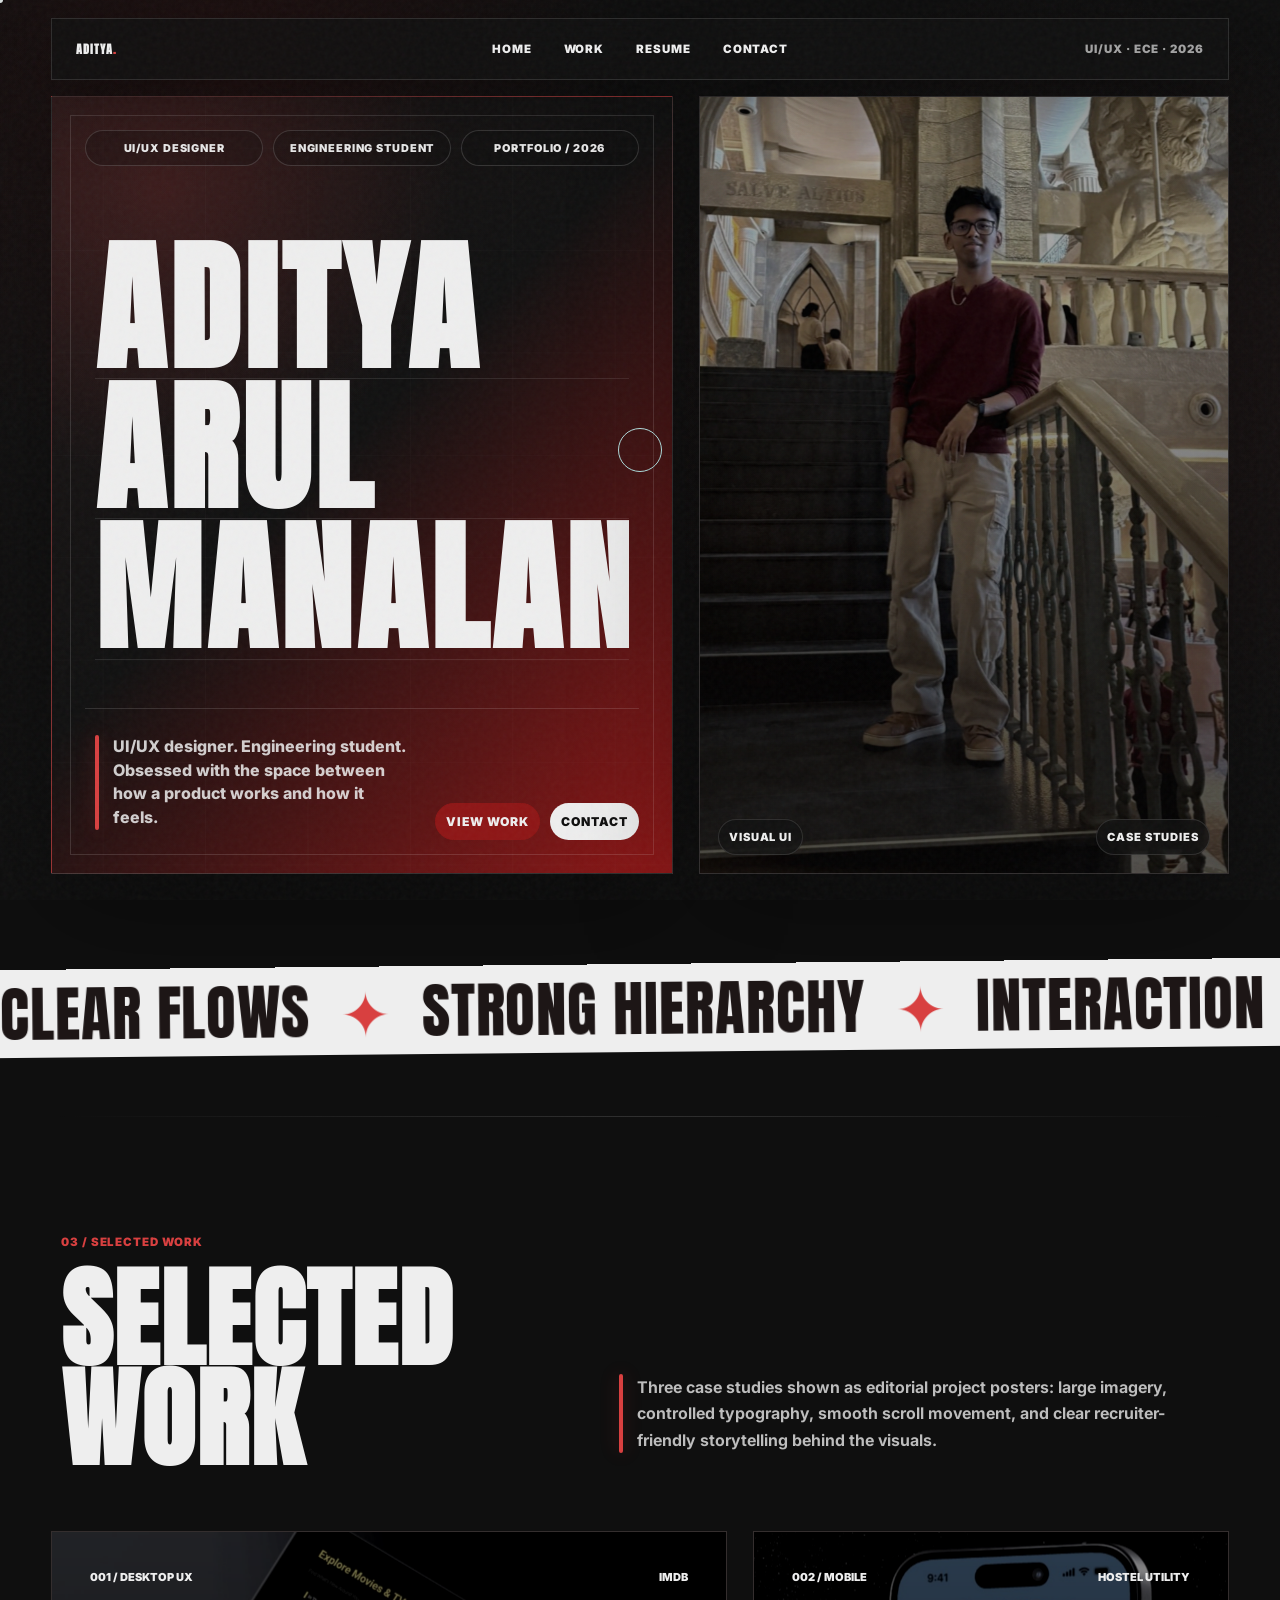
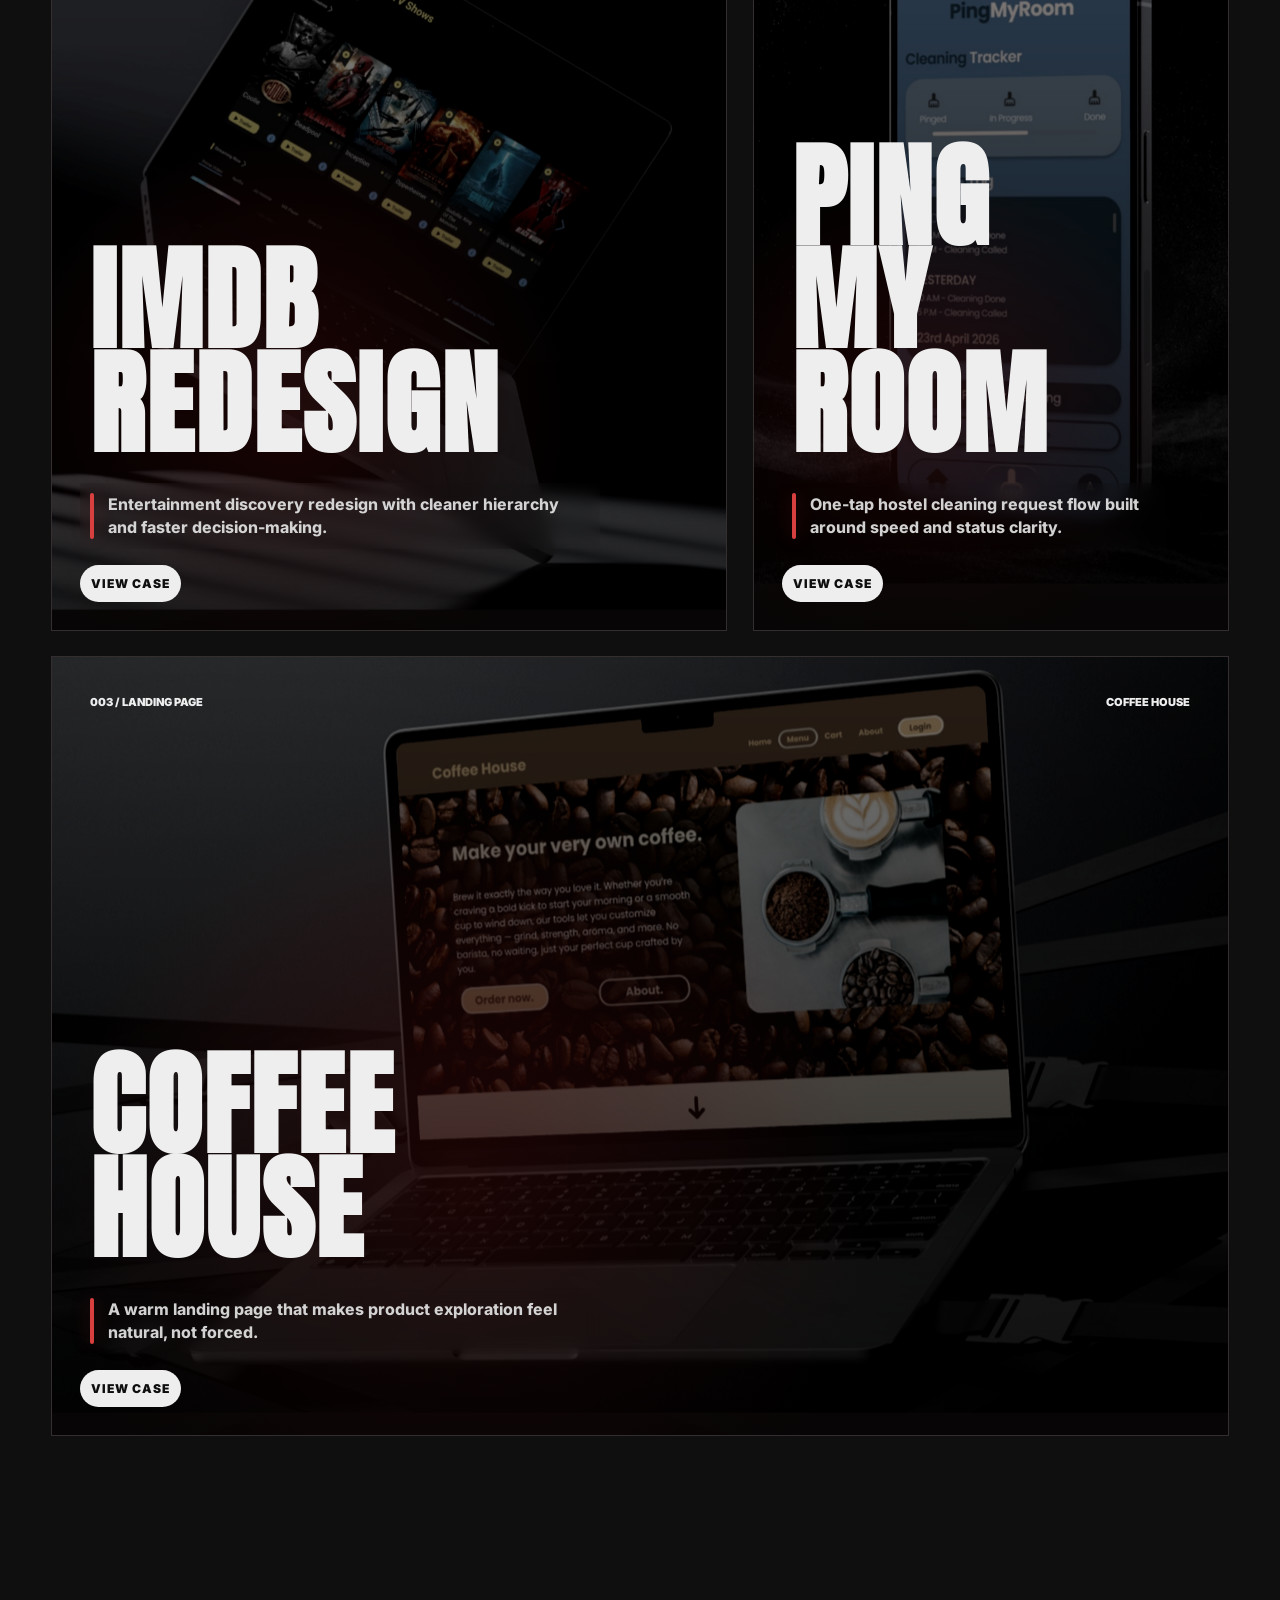
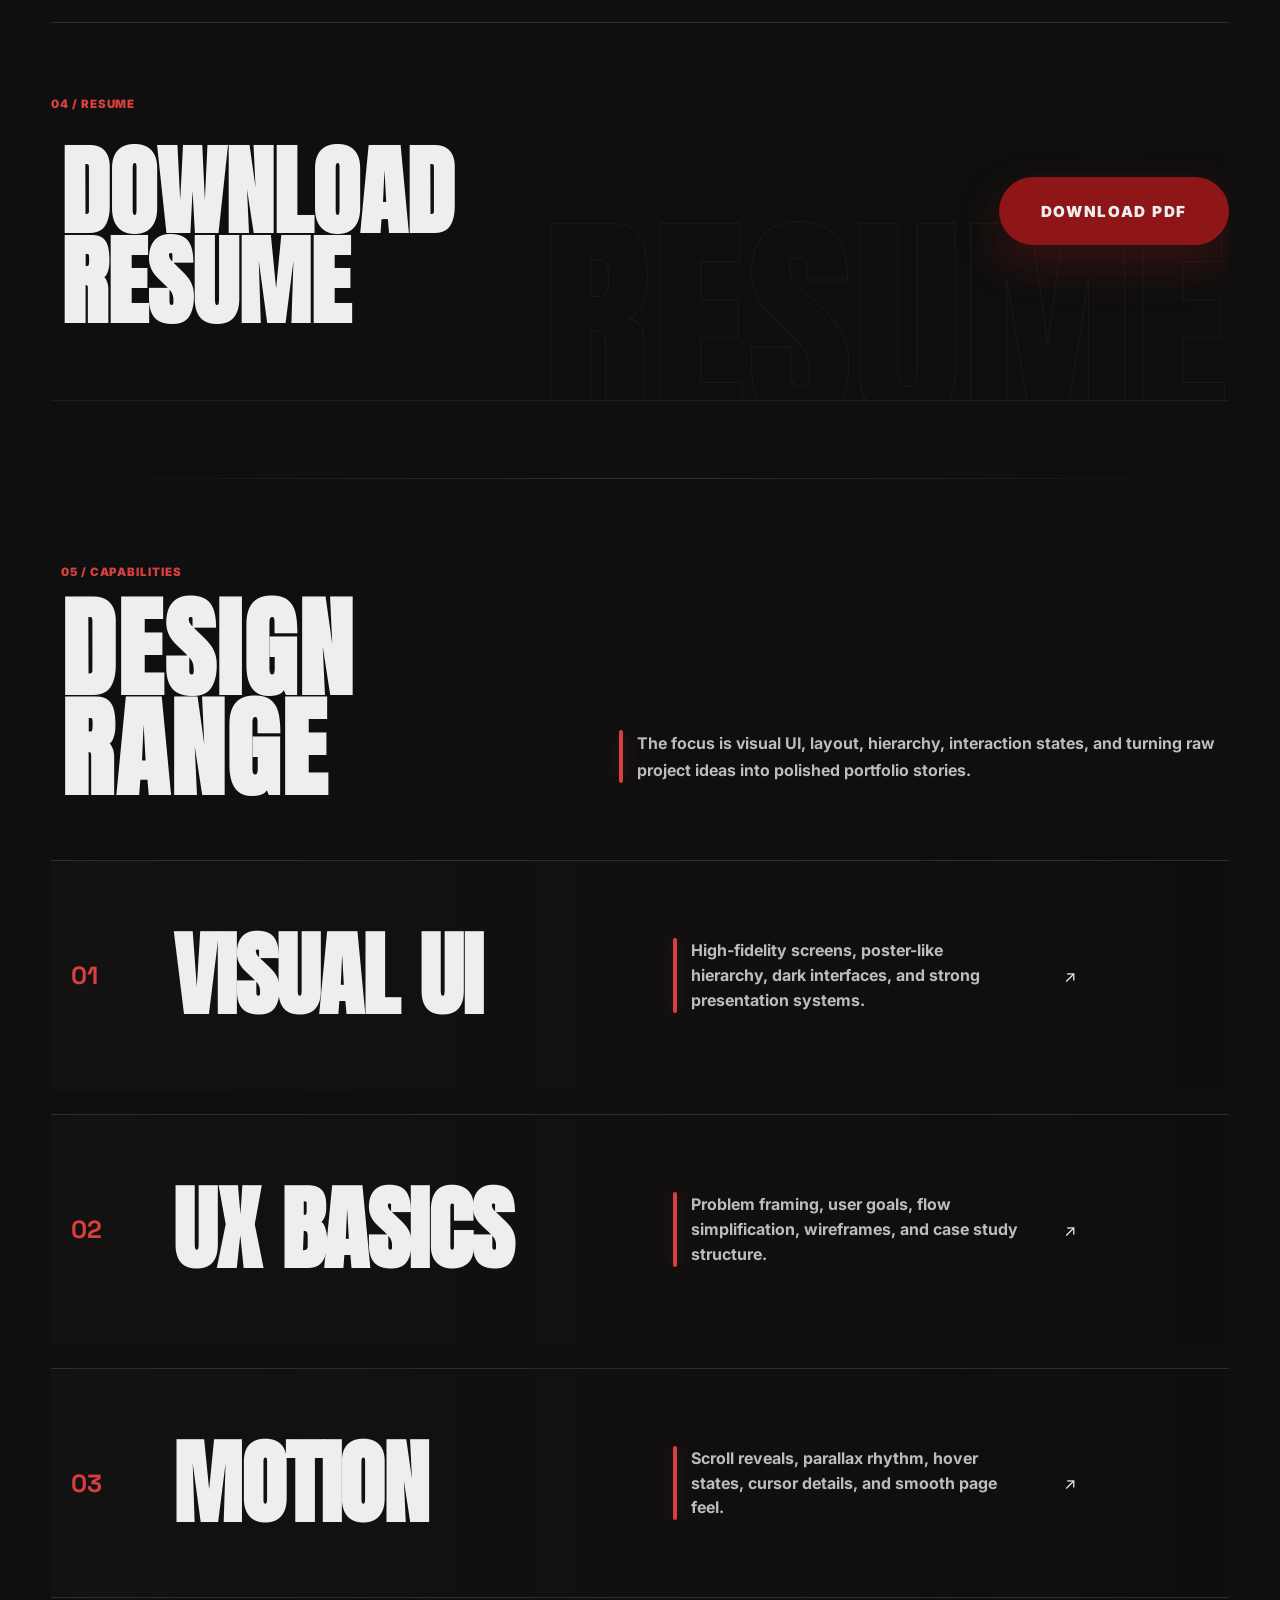
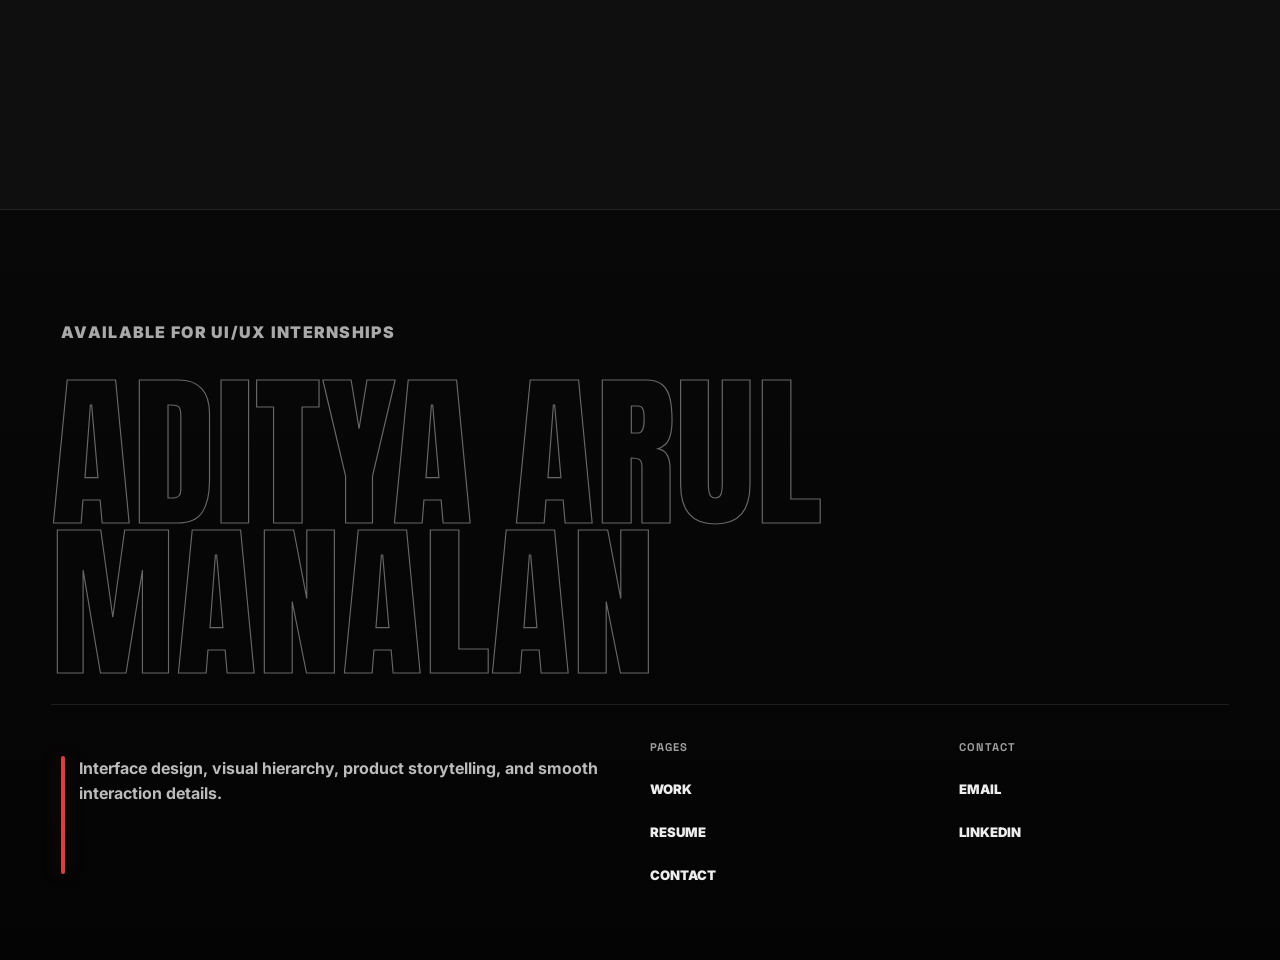
<file: index.html>
<!DOCTYPE html><html lang="en"><head><meta charset="UTF-8"><meta name="viewport" content="width=device-width, initial-scale=1.0"><title>Aditya Arul Manalan — UI/UX Designer</title><link rel="stylesheet" href="style.css"></head><body><main class="page">
<section class="hero split-hero" data-hero-split>
  <div class="split-name-panel reveal">
    <div class="split-meta">
      <span>UI/UX Designer</span>
      <span>Engineering Student</span>
      <span>Portfolio / 2026</span>
    </div>

    <div class="split-name-wrap">
      <h1 class="split-name" aria-label="Aditya Arul Manalan">
        <span>ADITYA</span>
        <span>ARUL</span>
        <span>MANALAN</span>
      </h1>
    </div>

    <div class="split-bottom">
      <p>UI/UX designer. Engineering student. Obsessed with the space between how a product works and how it feels.</p>
      <div class="split-actions">
        <a class="button red magnetic" href="work.html">View Work</a>
        <a class="button magnetic" href="contact.html">Contact</a>
      </div>
    </div>
  </div>

  <div class="split-photo-panel reveal" data-tilt-card>
    <div class="photo-red-mark"></div>
    <img class="parallax" data-speed=".026" src="assets/aditya-photo.jpg" alt="Aditya Arul Manalan">
    <div class="photo-caption">
      <span>Visual UI</span>
      <span>Case Studies</span>
    </div>
  </div>
</section>
<div class="marquee"><div class="marquee-track">CLEAR FLOWS <span>✦</span> STRONG HIERARCHY <span>✦</span> INTERACTION DETAILS <span>✦</span> CASE STUDIES WITH STRUCTURE <span>✦</span> VISUAL UI THAT FEELS INTENTIONAL <span>✦</span></div></div>


<section class="section"><div class="section-head reveal"><div><span class="kicker">03 / Selected Work</span><h2 class="title">SELECTED<br>WORK</h2></div><p class="lead">Three case studies shown as editorial project posters: large imagery, controlled typography, smooth scroll movement, and clear recruiter-friendly storytelling behind the visuals.</p></div><div class="poster-grid"><a class="poster large reveal" href="case-studies/imdb.html"><img class="parallax" data-speed=".035" src="assets/imdb-mockup.jpeg" alt="IMDb mockup"><div class="poster-content"><div class="poster-top"><span>001 / Desktop UX</span><span>IMDb</span></div><div><h3>IMDB<br>REDESIGN</h3><p>Entertainment discovery redesign with cleaner hierarchy and faster decision-making.</p><span class="button">View case</span></div></div></a><a class="poster tall reveal" href="case-studies/pingmyroom.html"><img class="parallax" data-speed=".055" src="assets/pingmyroom-mockup.jpeg" alt="PingMyRoom mockup"><div class="poster-content"><div class="poster-top"><span>002 / Mobile</span><span>Hostel Utility</span></div><div><h3>Ping<br>My<br>Room</h3><p>One-tap hostel cleaning request flow built around speed and status clarity.</p><span class="button">View case</span></div></div></a><a class="poster wide reveal" href="case-studies/coffeehouse.html"><img class="parallax" data-speed=".025" src="assets/coffeehouse-mockup.jpeg" alt="Coffee House mockup"><div class="poster-content"><div class="poster-top"><span>003 / Landing Page</span><span>Coffee House</span></div><div><h3>Coffee<br>House</h3><p>A warm landing page that makes product exploration feel natural, not forced.</p><span class="button">View case</span></div></div></a></div></section>

<section id="resume" class="section resume-download-section clean-resume-section reveal">
  <div class="resume-band-inner">
    <div class="resume-band-title">
      <span class="kicker">04 / Resume</span>
      <h2 class="resume-title"><span>Download</span><span>Resume</span></h2>
    </div>
    <a class="button red magnetic resume-big-button" href="downloads/Aditya-Arul-Manalan-Resume.pdf" download>Download PDF</a>
  </div>
</section>

<section class="section"><div class="section-head reveal"><div><span class="kicker">05 / Capabilities</span><h2 class="title">DESIGN<br>RANGE</h2></div><p class="lead">The focus is visual UI, layout, hierarchy, interaction states, and turning raw project ideas into polished portfolio stories.</p></div><div class="work-list"><a class="work-item reveal" href="work.html"><span class="work-number">01</span><h2>Visual UI</h2><p>High-fidelity screens, poster-like hierarchy, dark interfaces, and strong presentation systems.</p><span>↗</span></a><a class="work-item reveal" href="work.html"><span class="work-number">02</span><h2>UX Basics</h2><p>Problem framing, user goals, flow simplification, wireframes, and case study structure.</p><span>↗</span></a><a class="work-item reveal" href="contact.html"><span class="work-number">03</span><h2>Motion</h2><p>Scroll reveals, parallax rhythm, hover states, cursor details, and smooth page feel.</p><span>↗</span></a></div></section>
</main><script src="components.js"></script><script src="main.js"></script></body></html>
</file>
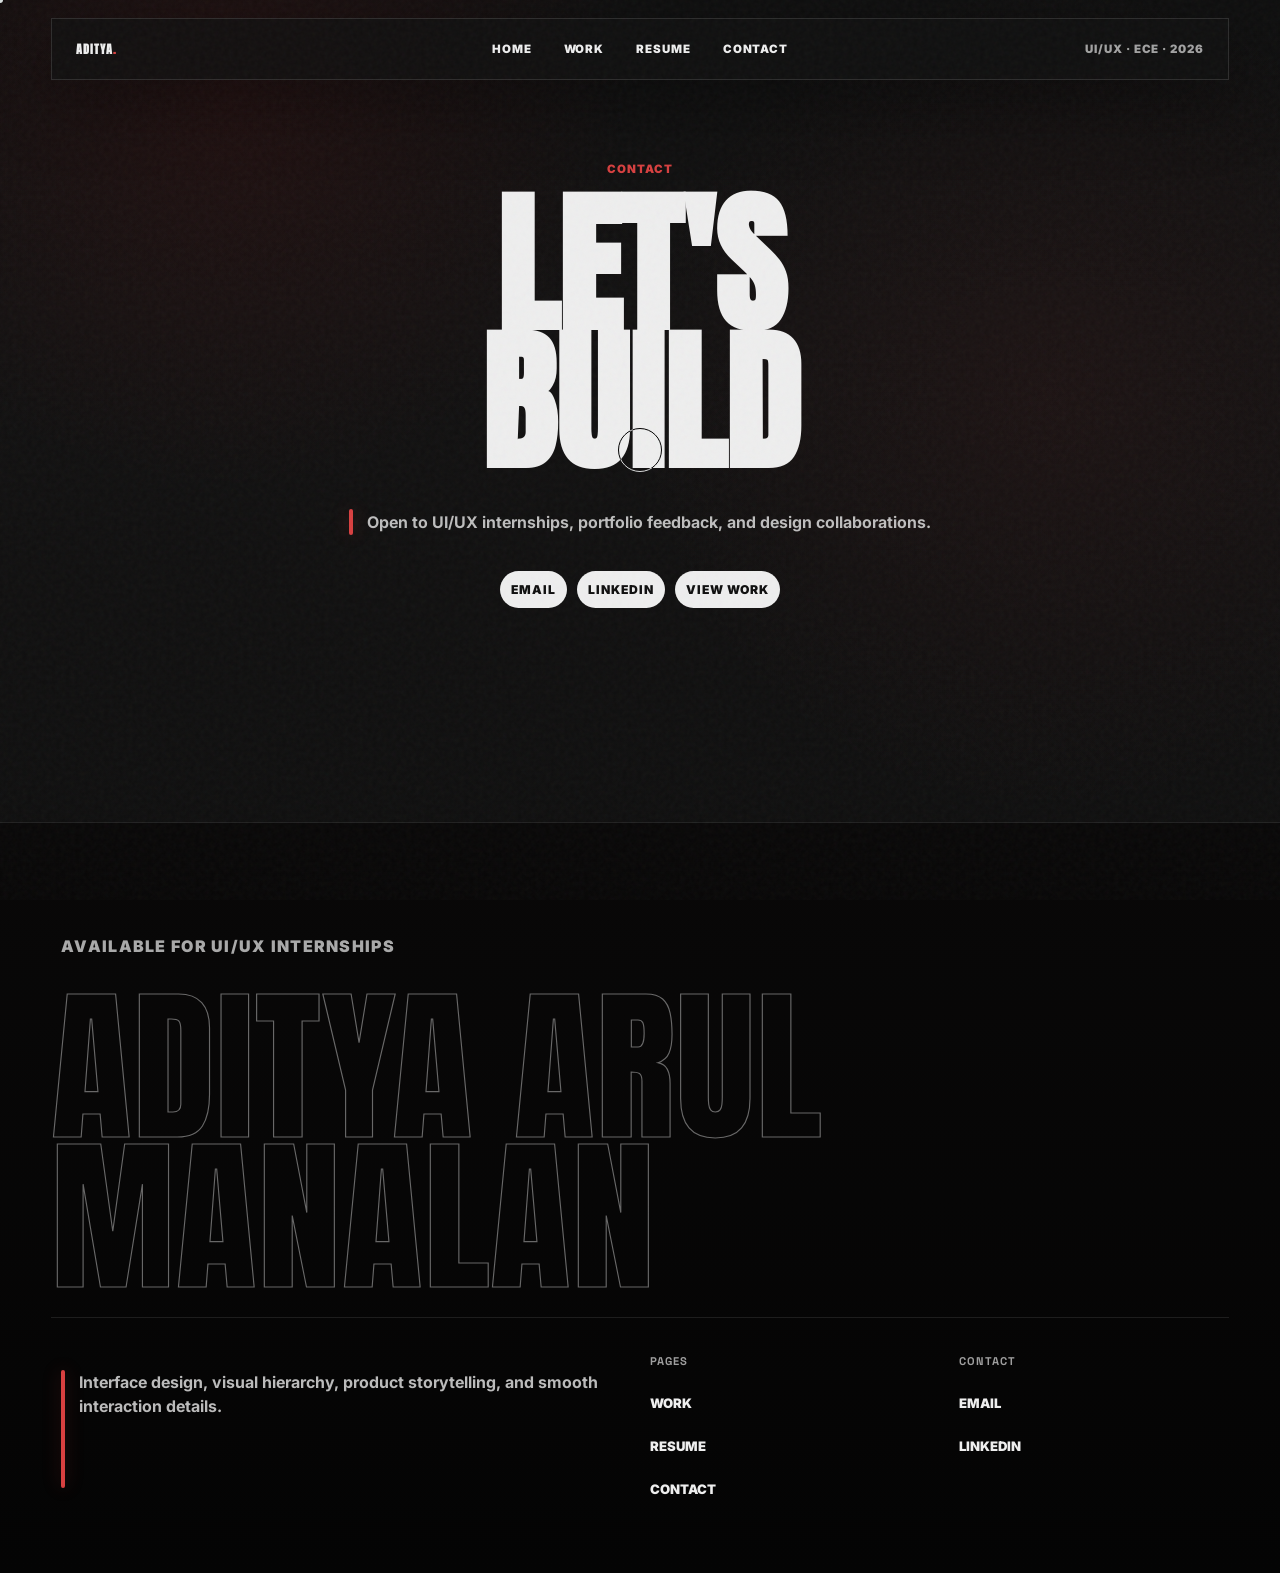
<file: contact.html>
<!DOCTYPE html><html lang="en"><head><meta charset="UTF-8"><meta name="viewport" content="width=device-width, initial-scale=1.0"><title>Contact — Aditya Arul Manalan</title><link rel="stylesheet" href="style.css"></head><body><main class="page"><section class="contact-hero reveal"><div><span class="kicker">Contact</span><h1>LET'S<br>BUILD</h1><p class="lead" style="margin-inline:auto">Open to UI/UX internships, portfolio feedback, and design collaborations.</p><div class="contact-links"><a class="button" href="mailto:aditya.arulmanalan@gmail.com">Email</a><a class="button" href="https://www.linkedin.com/in/adityaarulmanalan/">LinkedIn</a><a class="button" href="work.html">View Work</a></div></div></section></main><script src="components.js"></script><script src="main.js"></script></body></html>
</file>
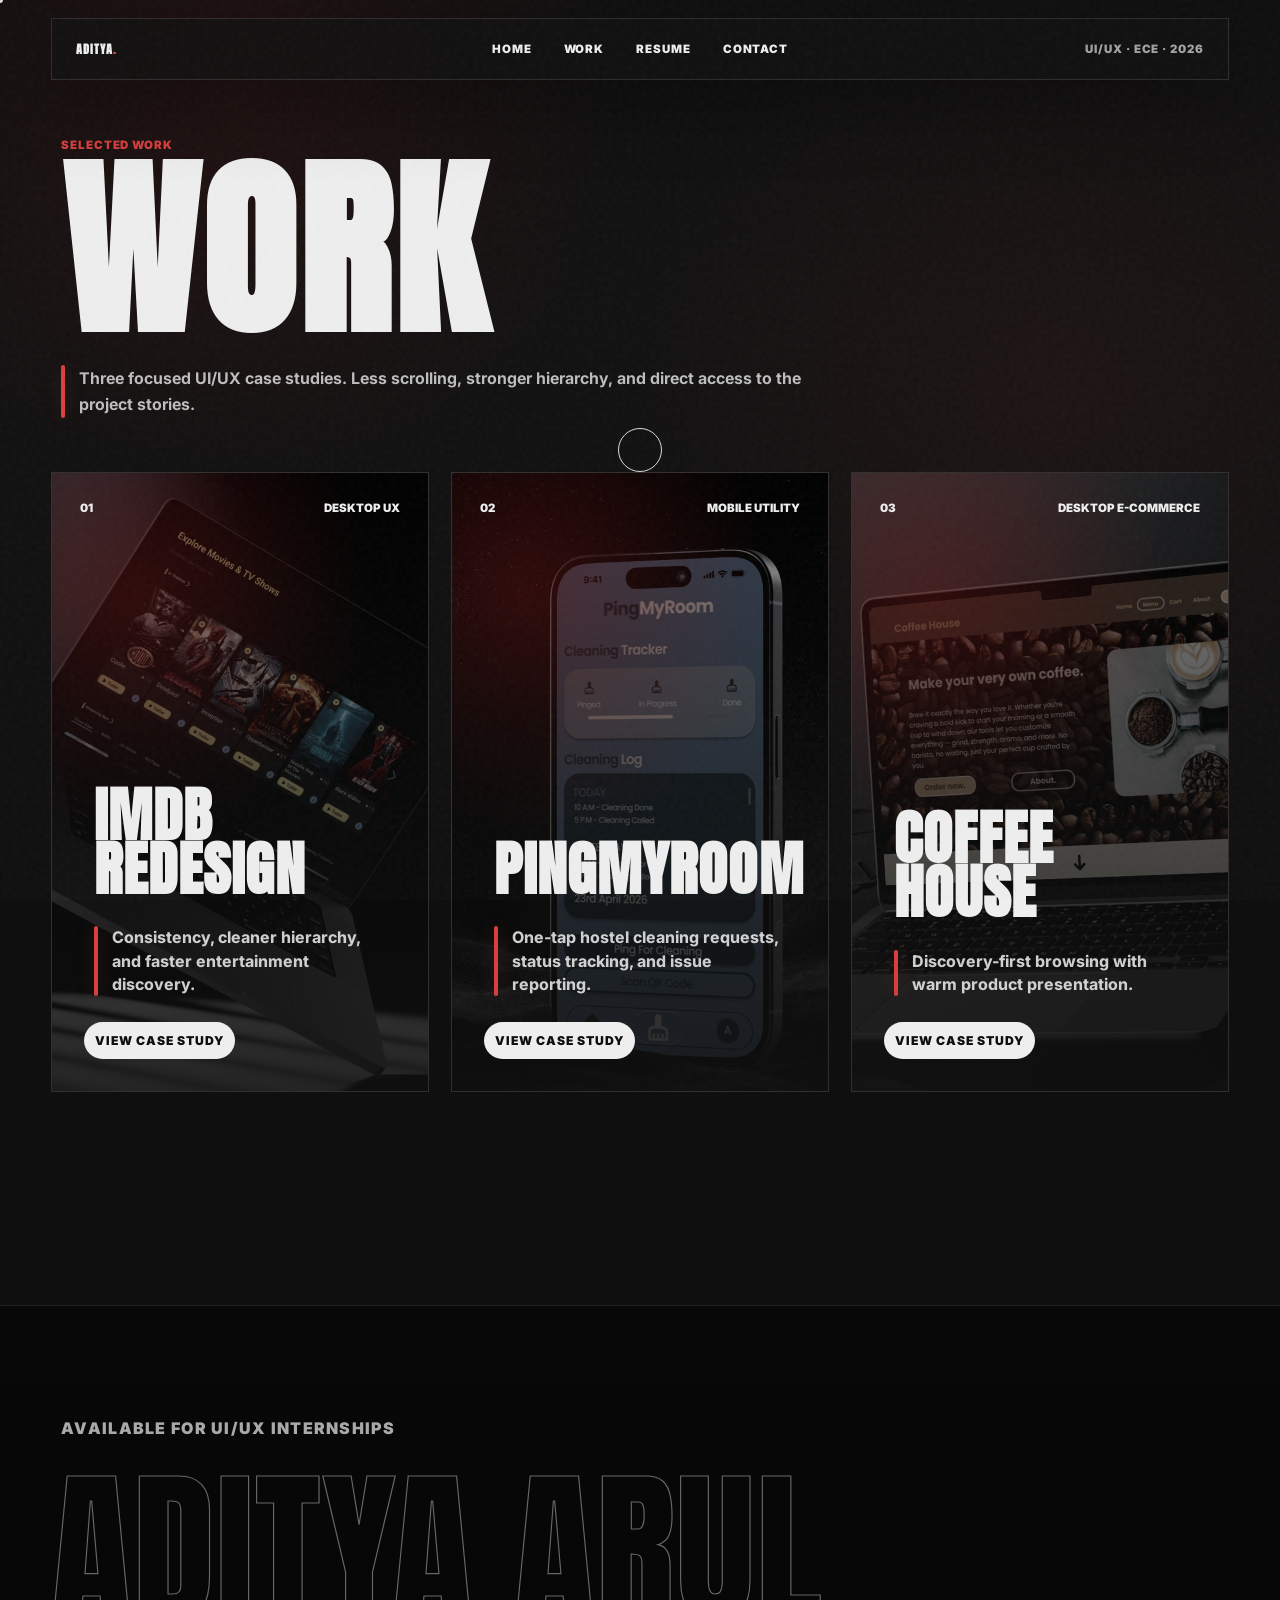
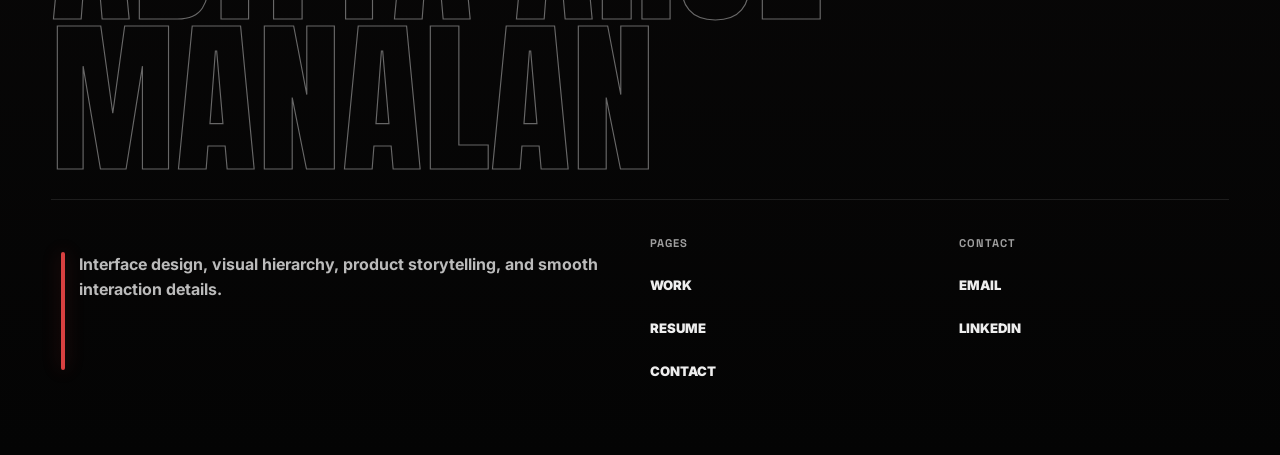
<file: work.html>
<!DOCTYPE html><html lang="en"><head><meta charset="UTF-8"><meta name="viewport" content="width=device-width, initial-scale=1.0"><title>Work — Aditya Arul Manalan</title><link rel="stylesheet" href="style.css"></head><body><main class="page">
<section class="work-hero compact-work-hero">
  <span class="kicker reveal">Selected Work</span>
  <h1 class="mega-title reveal">WORK</h1>
  <p class="lead reveal">Three focused UI/UX case studies. Less scrolling, stronger hierarchy, and direct access to the project stories.</p>
</section>
<section class="work-board reveal">
  <a class="work-card project-card" href="case-studies/imdb.html">
    <div class="project-meta"><span>01</span><span>Desktop UX</span></div>
    <img src="assets/imdb-mockup.jpeg" alt="IMDb redesign mockup">
    <div class="work-card-copy"><h2>IMDb Redesign</h2><p>Consistency, cleaner hierarchy, and faster entertainment discovery.</p><span class="button">View Case Study</span></div>
  </a>
  <a class="work-card project-card" href="case-studies/pingmyroom.html">
    <div class="project-meta"><span>02</span><span>Mobile Utility</span></div>
    <img src="assets/pingmyroom-mockup.jpeg" alt="PingMyRoom mockup">
    <div class="work-card-copy"><h2>PingMyRoom</h2><p>One-tap hostel cleaning requests, status tracking, and issue reporting.</p><span class="button">View Case Study</span></div>
  </a>
  <a class="work-card project-card" href="case-studies/coffeehouse.html">
    <div class="project-meta"><span>03</span><span>Desktop E-commerce</span></div>
    <img src="assets/coffeehouse-mockup.jpeg" alt="Coffee House mockup">
    <div class="work-card-copy"><h2>Coffee House</h2><p>Discovery-first browsing with warm product presentation.</p><span class="button">View Case Study</span></div>
  </a>
</section>
</main><script src="components.js"></script><script src="main.js"></script></body></html>
</file>
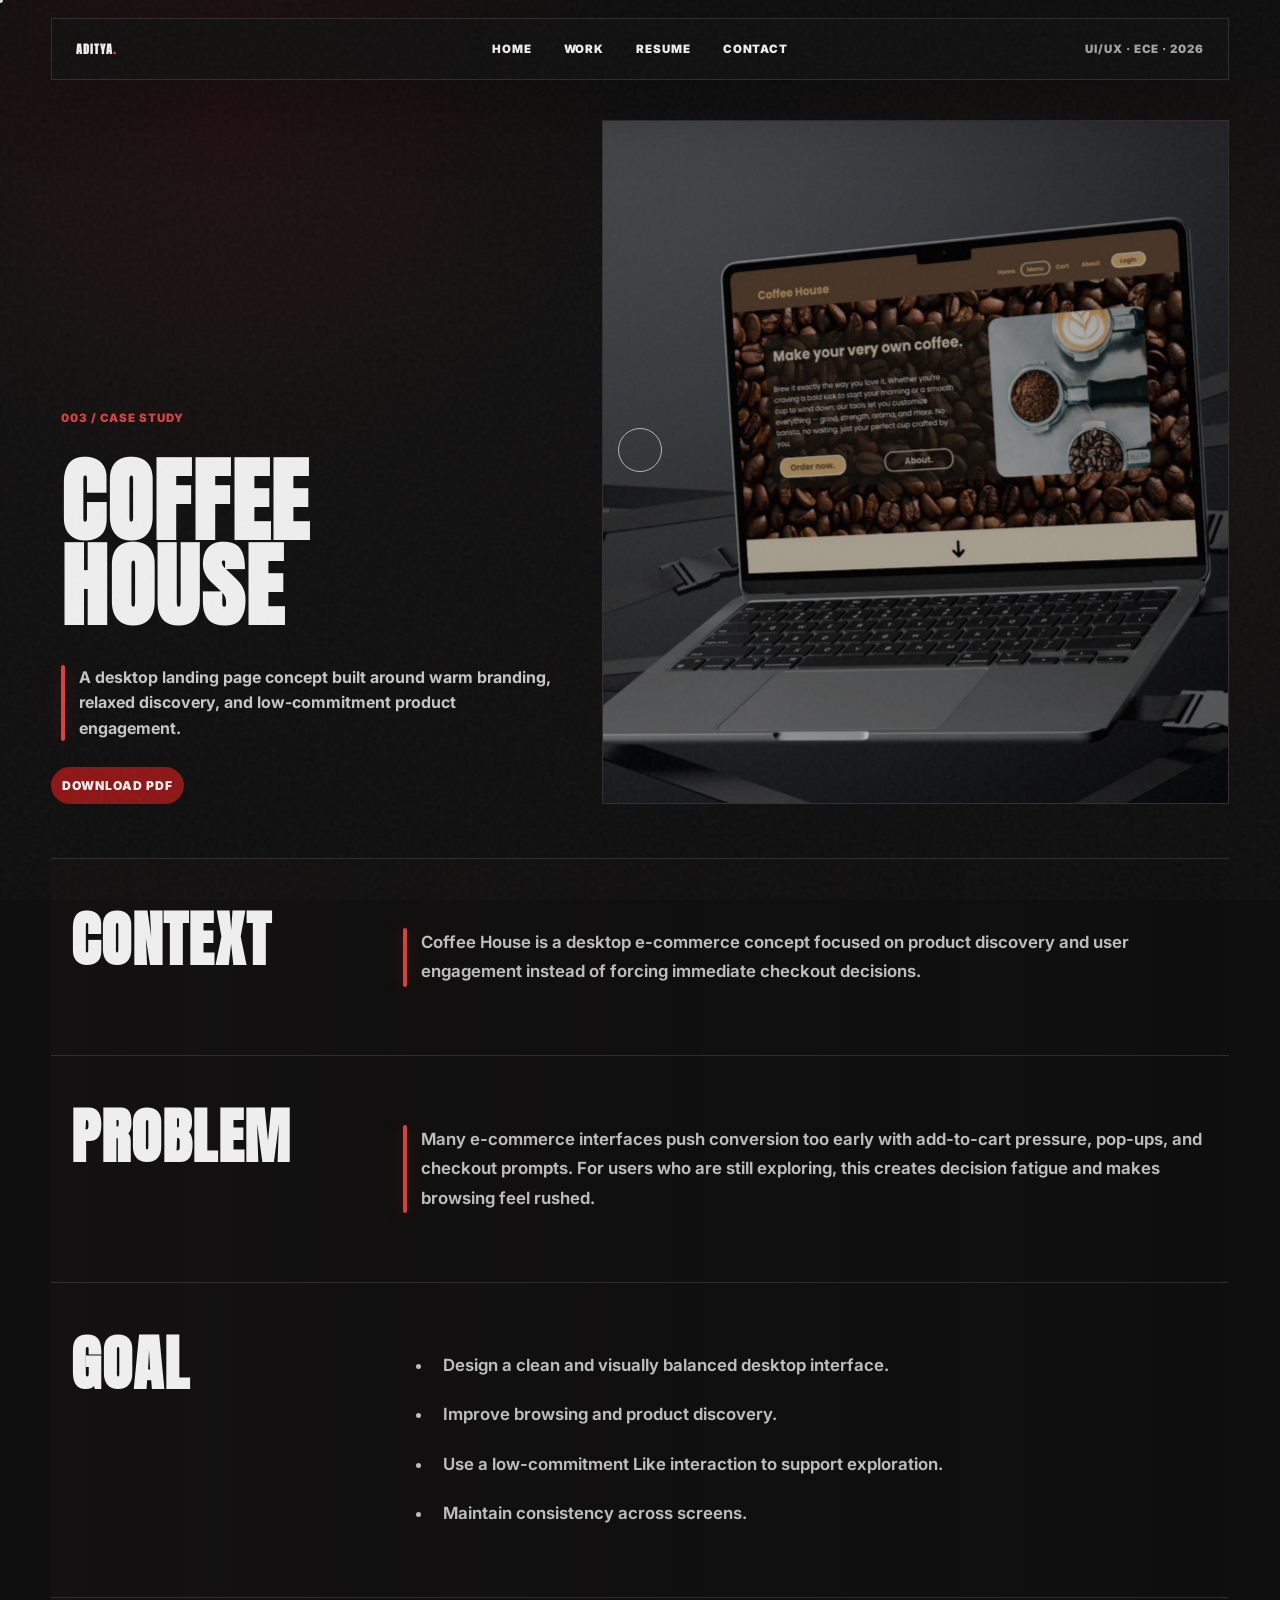
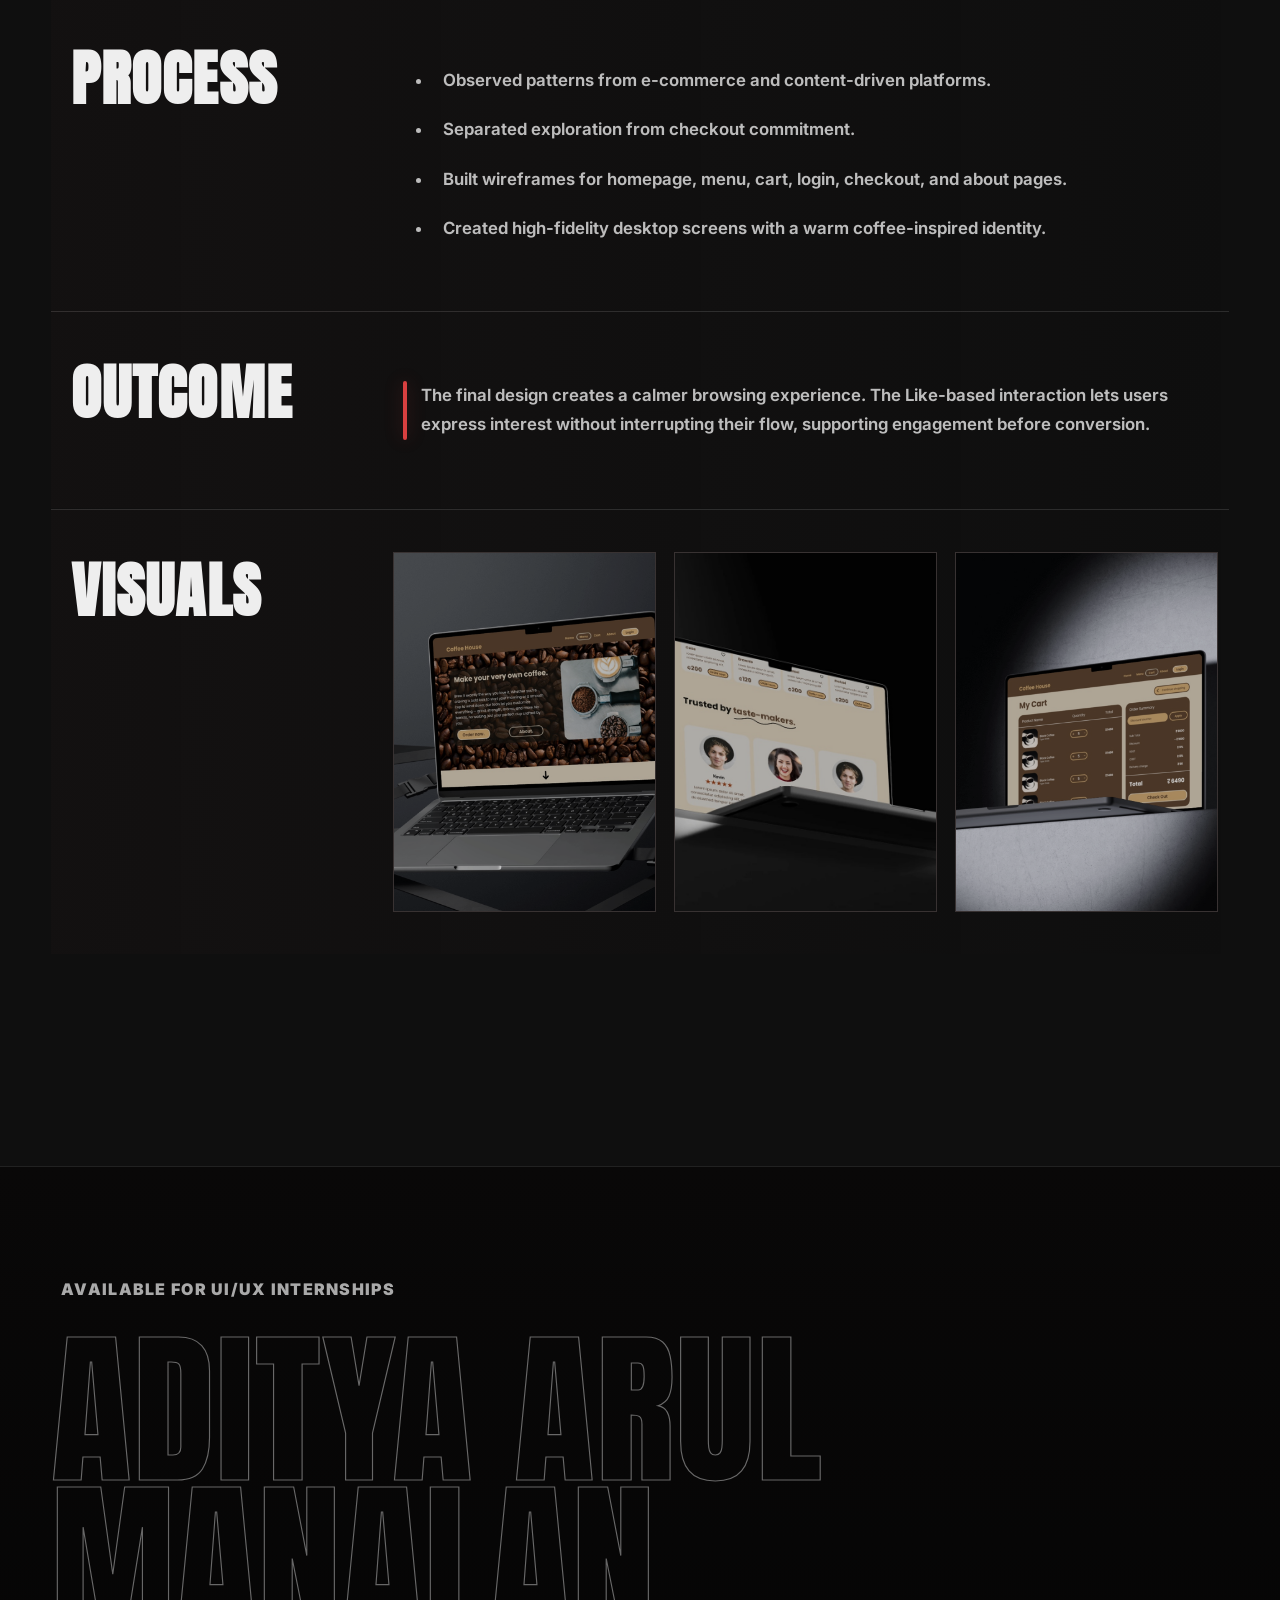
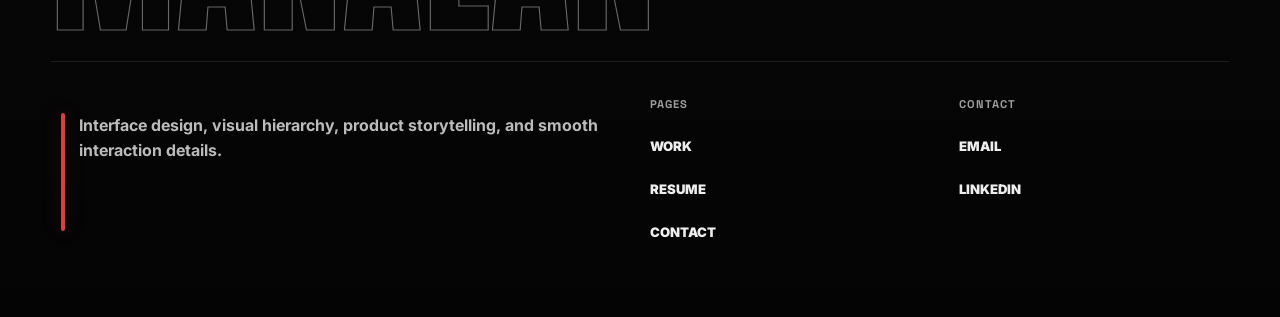
<file: case-studies/coffeehouse.html>
<!DOCTYPE html><html lang="en"><head><meta charset="UTF-8"><meta name="viewport" content="width=device-width, initial-scale=1.0"><title>Coffee House — Aditya Arul Manalan</title><link rel="stylesheet" href="../style.css"></head><body><main class="page"><section class="case-hero"><div class="reveal"><span class="kicker">003 / Case Study</span><h1>COFFEE<br>HOUSE</h1><p>A desktop landing page concept built around warm branding, relaxed discovery, and low-commitment product engagement.</p><a class="button red pdf-link" href="../downloads/coffeehouse-case-study.pdf" download>Download PDF</a></div><div class="case-img reveal tilt"><img class="parallax" data-speed=".035" src="../assets/coffeehouse-mockup.jpeg" alt="Coffee House home screen mockup"></div></section><section class="case-body"><div class="case-row reveal"><h2>CONTEXT</h2><div><p>Coffee House is a desktop e-commerce concept focused on product discovery and user engagement instead of forcing immediate checkout decisions.</p></div></div><div class="case-row reveal"><h2>PROBLEM</h2><div><p>Many e-commerce interfaces push conversion too early with add-to-cart pressure, pop-ups, and checkout prompts. For users who are still exploring, this creates decision fatigue and makes browsing feel rushed.</p></div></div><div class="case-row reveal"><h2>GOAL</h2><div><ul><li>Design a clean and visually balanced desktop interface.</li><li>Improve browsing and product discovery.</li><li>Use a low-commitment Like interaction to support exploration.</li><li>Maintain consistency across screens.</li></ul></div></div><div class="case-row reveal"><h2>PROCESS</h2><div><ul><li>Observed patterns from e-commerce and content-driven platforms.</li><li>Separated exploration from checkout commitment.</li><li>Built wireframes for homepage, menu, cart, login, checkout, and about pages.</li><li>Created high-fidelity desktop screens with a warm coffee-inspired identity.</li></ul></div></div><div class="case-row reveal"><h2>OUTCOME</h2><div><p>The final design creates a calmer browsing experience. The Like-based interaction lets users express interest without interrupting their flow, supporting engagement before conversion.</p></div></div><div class="case-row reveal"><h2>VISUALS</h2><div class="image-strip three"><div class="image-tile"><img src="../assets/coffeehouse-mockup.jpeg" alt="Coffee House home screen"></div><div class="image-tile"><img src="../assets/coffeehouse-extra.jpeg" alt="Coffee House testimonial screen"></div><div class="image-tile"><img src="../assets/coffeehouse-detail.jpeg" alt="Coffee House cart screen"></div></div></div></section></main><script src="../components.js"></script><script src="../main.js"></script></body></html>
</file>
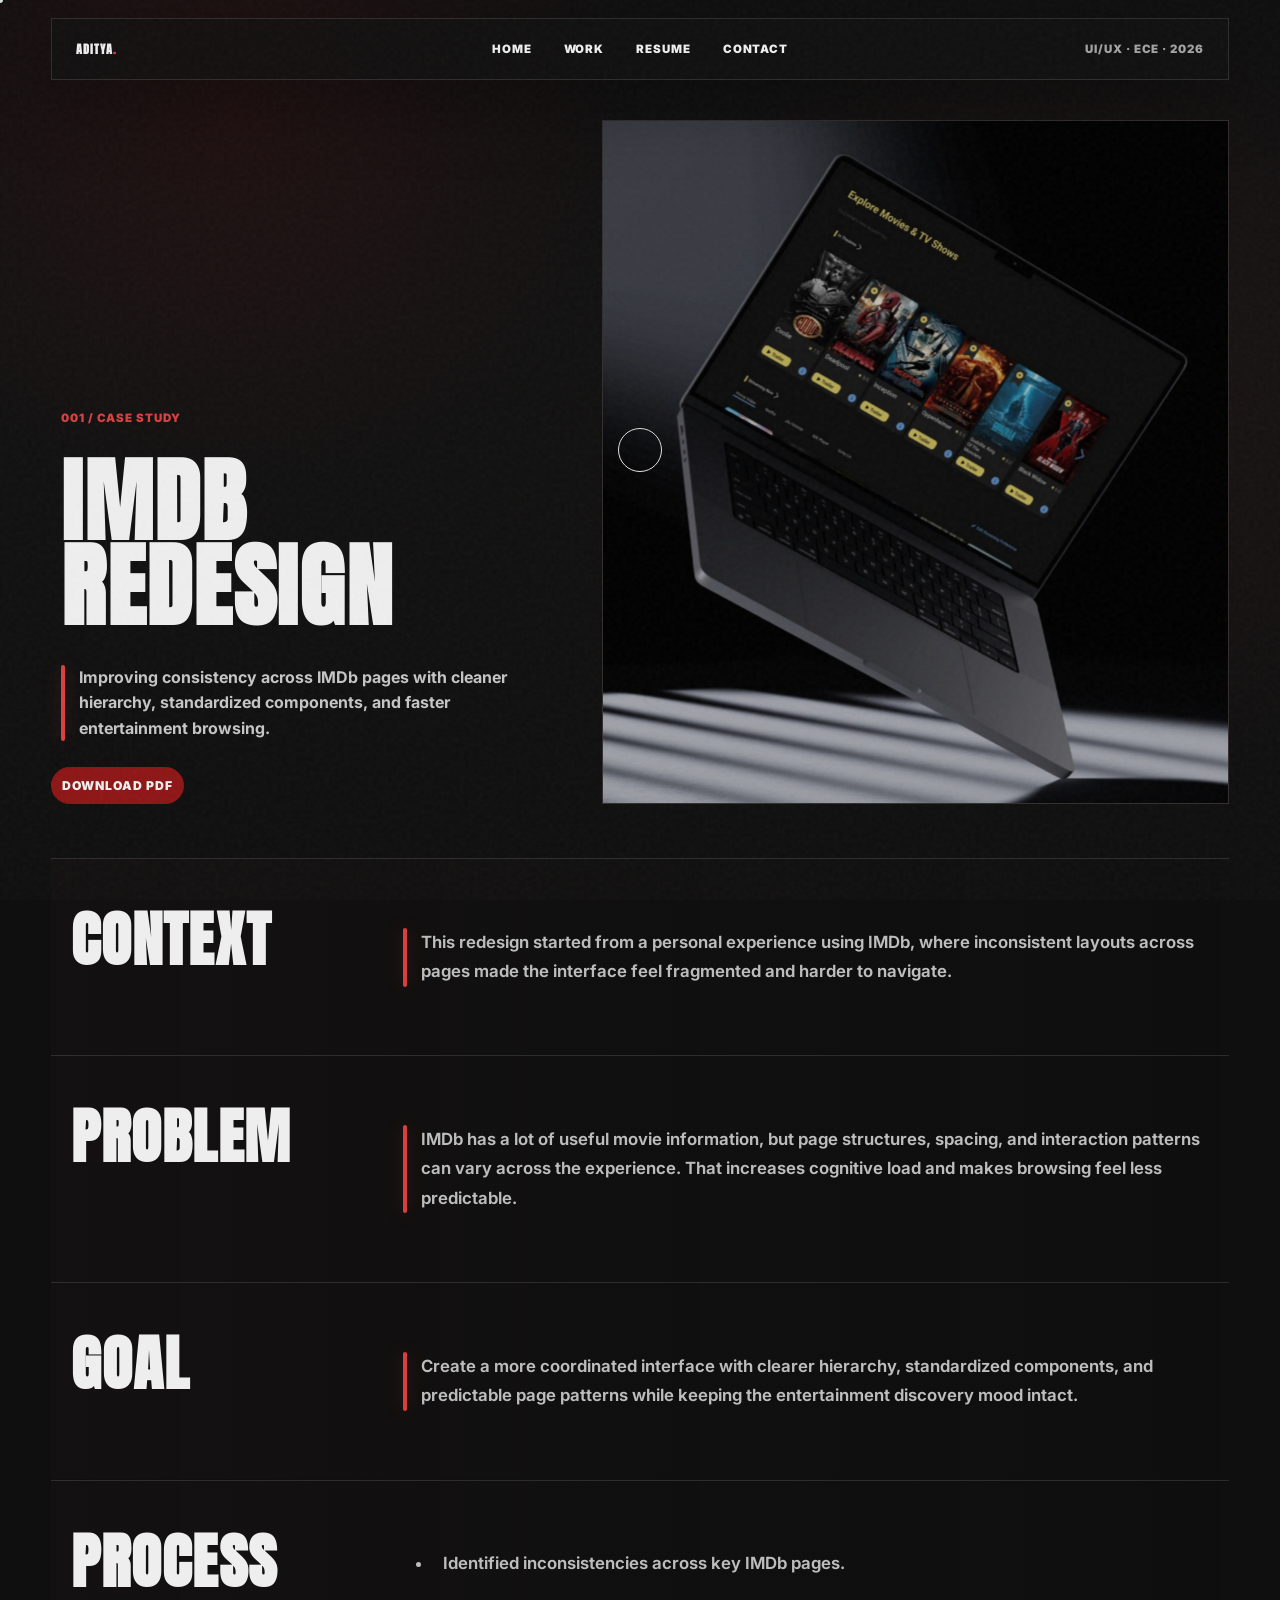
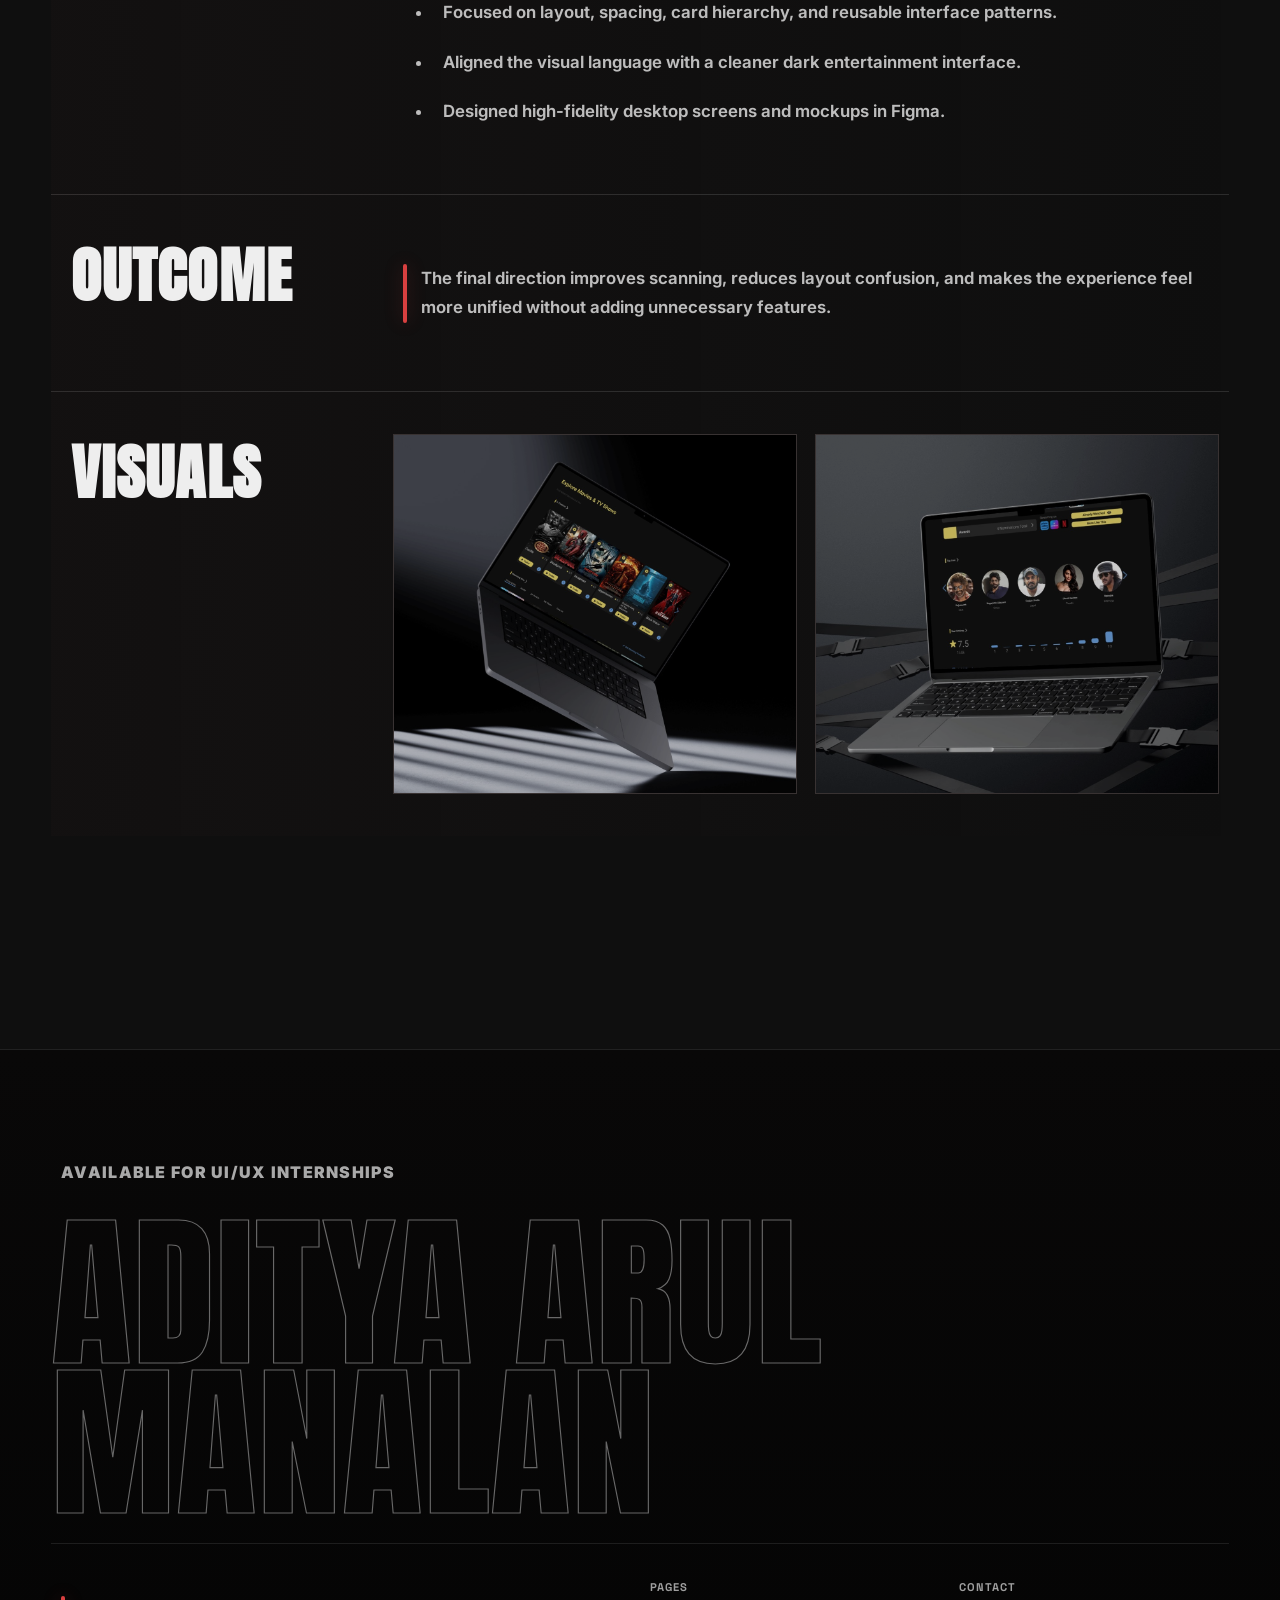
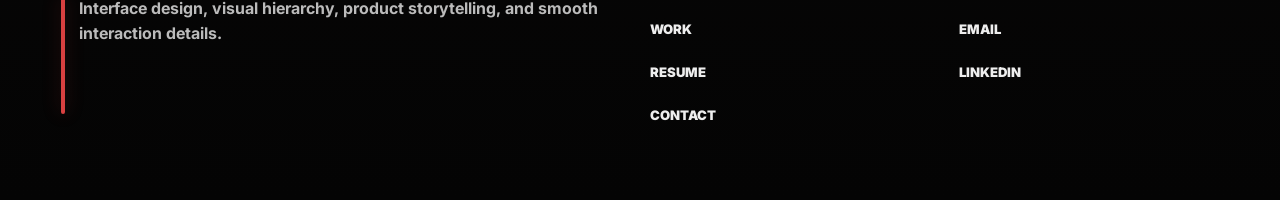
<file: case-studies/imdb.html>
<!DOCTYPE html><html lang="en"><head><meta charset="UTF-8"><meta name="viewport" content="width=device-width, initial-scale=1.0"><title>IMDb Redesign — Aditya Arul Manalan</title><link rel="stylesheet" href="../style.css"></head><body><main class="page"><section class="case-hero"><div class="reveal"><span class="kicker">001 / Case Study</span><h1>IMDB<br>REDESIGN</h1><p>Improving consistency across IMDb pages with cleaner hierarchy, standardized components, and faster entertainment browsing.</p><a class="button red pdf-link" href="../downloads/imdb-case-study.pdf" download>Download PDF</a></div><div class="case-img reveal tilt"><img class="parallax" data-speed=".035" src="../assets/imdb-mockup.jpeg" alt="IMDb Redesign mockup"></div></section><section class="case-body"><div class="case-row reveal"><h2>CONTEXT</h2><div><p>This redesign started from a personal experience using IMDb, where inconsistent layouts across pages made the interface feel fragmented and harder to navigate.</p></div></div><div class="case-row reveal"><h2>PROBLEM</h2><div><p>IMDb has a lot of useful movie information, but page structures, spacing, and interaction patterns can vary across the experience. That increases cognitive load and makes browsing feel less predictable.</p></div></div><div class="case-row reveal"><h2>GOAL</h2><div><p>Create a more coordinated interface with clearer hierarchy, standardized components, and predictable page patterns while keeping the entertainment discovery mood intact.</p></div></div><div class="case-row reveal"><h2>PROCESS</h2><div><ul><li>Identified inconsistencies across key IMDb pages.</li><li>Focused on layout, spacing, card hierarchy, and reusable interface patterns.</li><li>Aligned the visual language with a cleaner dark entertainment interface.</li><li>Designed high-fidelity desktop screens and mockups in Figma.</li></ul></div></div><div class="case-row reveal"><h2>OUTCOME</h2><div><p>The final direction improves scanning, reduces layout confusion, and makes the experience feel more unified without adding unnecessary features.</p></div></div><div class="case-row reveal"><h2>VISUALS</h2><div class="image-strip"><div class="image-tile"><img src="../assets/imdb-mockup.jpeg" alt="IMDb Redesign visual one"></div><div class="image-tile"><img src="../assets/imdb-detail.jpeg" alt="IMDb Redesign visual two"></div></div></div></section></main><script src="../components.js"></script><script src="../main.js"></script></body></html>
</file>
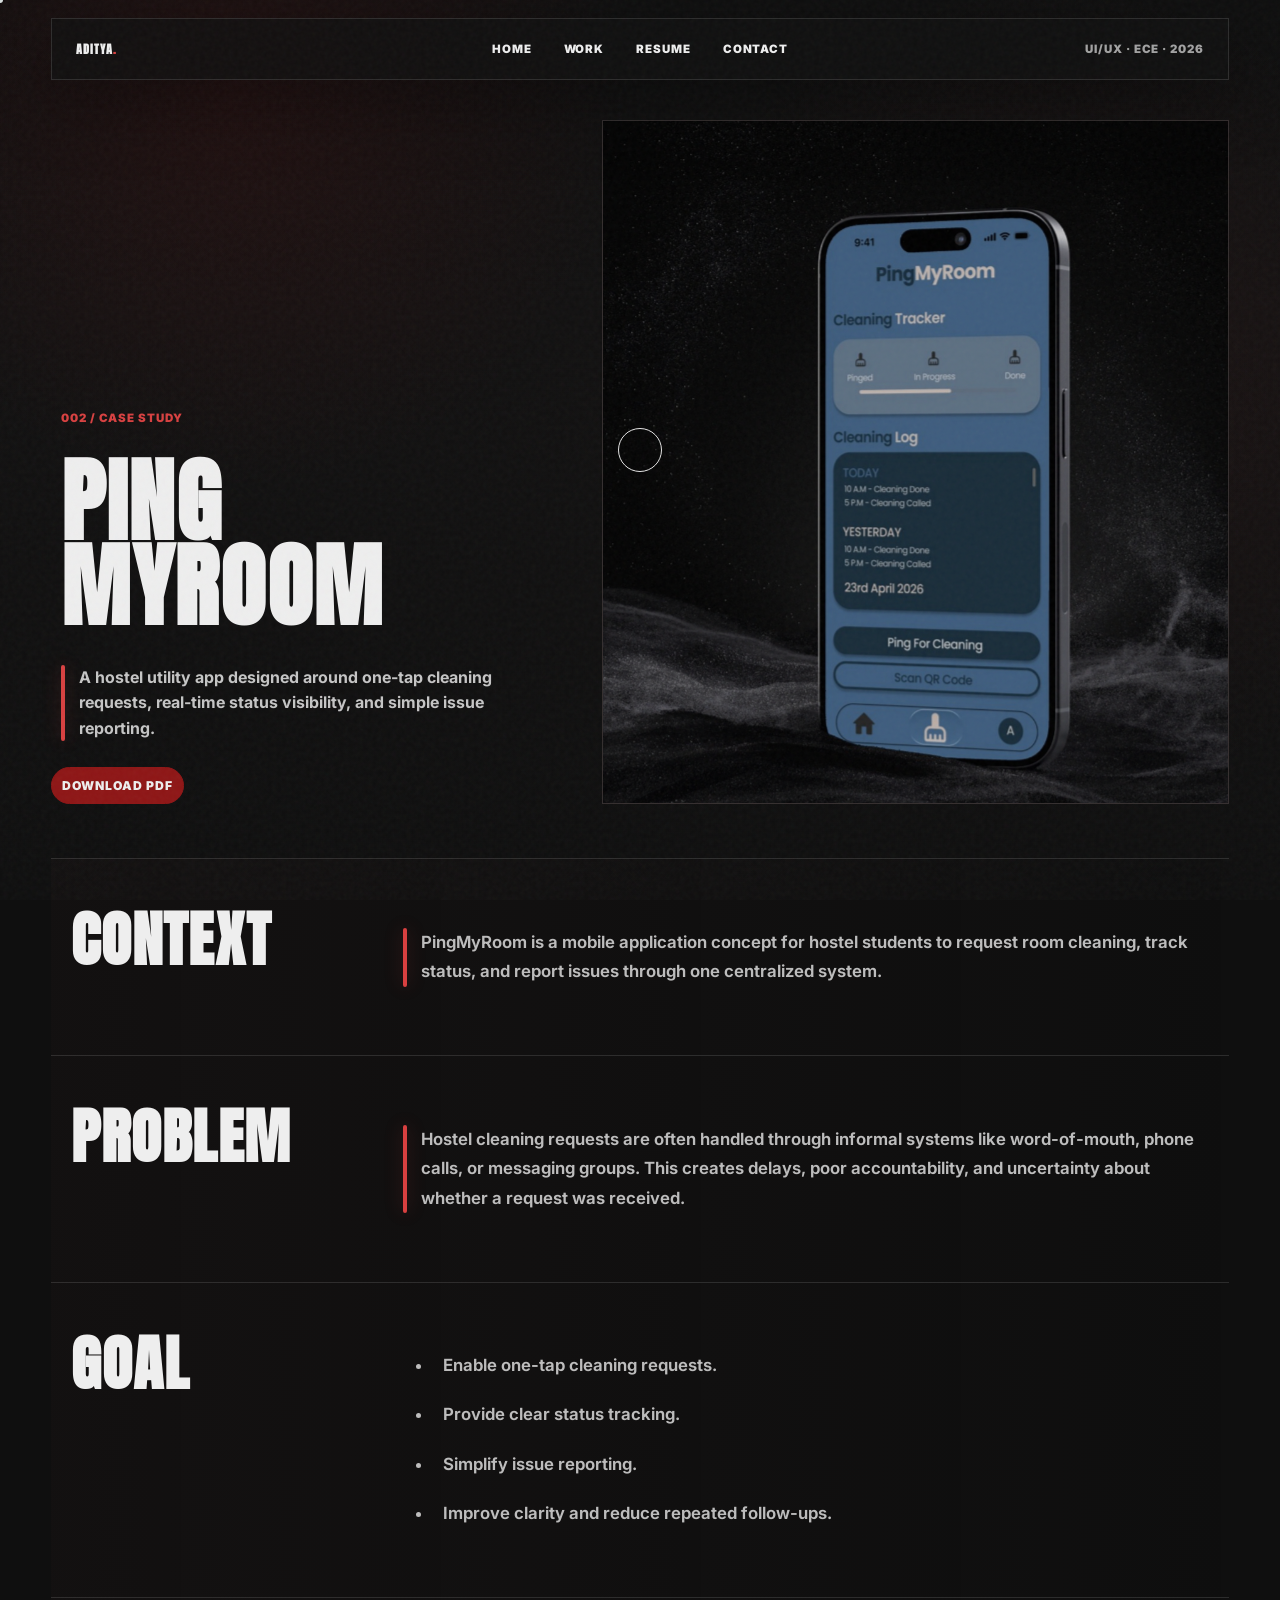
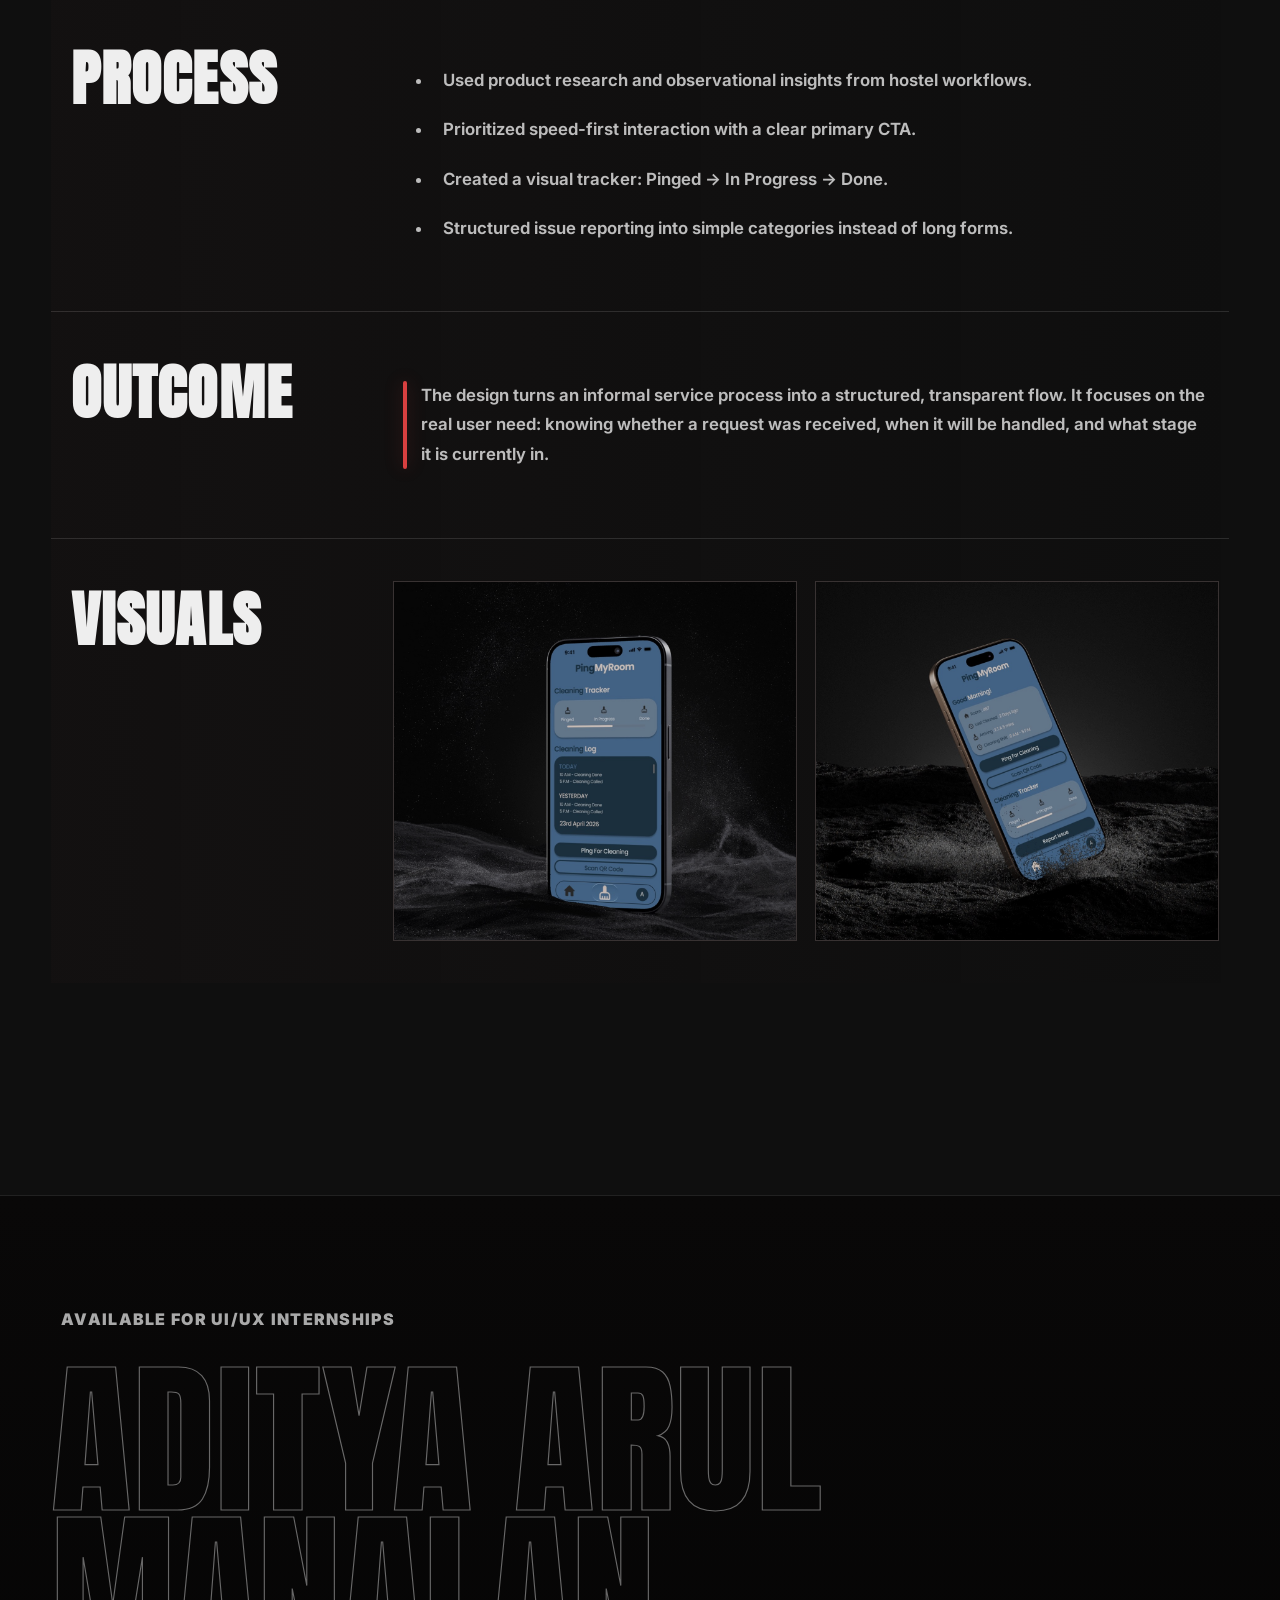
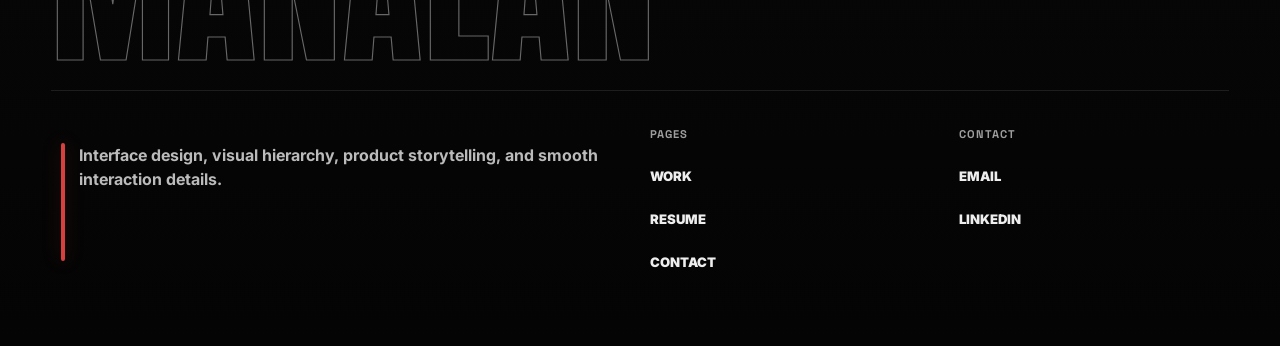
<file: case-studies/pingmyroom.html>
<!DOCTYPE html><html lang="en"><head><meta charset="UTF-8"><meta name="viewport" content="width=device-width, initial-scale=1.0"><title>PingMyRoom — Aditya Arul Manalan</title><link rel="stylesheet" href="../style.css"></head><body><main class="page"><section class="case-hero"><div class="reveal"><span class="kicker">002 / Case Study</span><h1>PING<br>MYROOM</h1><p>A hostel utility app designed around one-tap cleaning requests, real-time status visibility, and simple issue reporting.</p><a class="button red pdf-link" href="../downloads/pingmyroom-case-study.pdf" download>Download PDF</a></div><div class="case-img reveal tilt"><img class="parallax" data-speed=".035" src="../assets/pingmyroom-mockup.jpeg" alt="PingMyRoom mockup"></div></section><section class="case-body"><div class="case-row reveal"><h2>CONTEXT</h2><div><p>PingMyRoom is a mobile application concept for hostel students to request room cleaning, track status, and report issues through one centralized system.</p></div></div><div class="case-row reveal"><h2>PROBLEM</h2><div><p>Hostel cleaning requests are often handled through informal systems like word-of-mouth, phone calls, or messaging groups. This creates delays, poor accountability, and uncertainty about whether a request was received.</p></div></div><div class="case-row reveal"><h2>GOAL</h2><div><ul><li>Enable one-tap cleaning requests.</li><li>Provide clear status tracking.</li><li>Simplify issue reporting.</li><li>Improve clarity and reduce repeated follow-ups.</li></ul></div></div><div class="case-row reveal"><h2>PROCESS</h2><div><ul><li>Used product research and observational insights from hostel workflows.</li><li>Prioritized speed-first interaction with a clear primary CTA.</li><li>Created a visual tracker: Pinged → In Progress → Done.</li><li>Structured issue reporting into simple categories instead of long forms.</li></ul></div></div><div class="case-row reveal"><h2>OUTCOME</h2><div><p>The design turns an informal service process into a structured, transparent flow. It focuses on the real user need: knowing whether a request was received, when it will be handled, and what stage it is currently in.</p></div></div><div class="case-row reveal"><h2>VISUALS</h2><div class="image-strip"><div class="image-tile"><img src="../assets/pingmyroom-mockup.jpeg" alt="PingMyRoom visual one"></div><div class="image-tile"><img src="../assets/pingmyroom-detail.jpeg" alt="PingMyRoom visual two"></div></div></div></section></main><script src="../components.js"></script><script src="../main.js"></script></body></html>
</file>
<file: style.css>
@import url('https://fonts.googleapis.com/css2?family=Anton&family=Inter:wght@400;500;600;700;800;900&family=Space+Grotesk:wght@500;600;700&display=swap');
:root{
  --charcoal:#111111; --black:#1D1616; --red:#8E1616; --hot:#D84040; --cream:#EEEEEE;
  --muted:rgba(238,238,238,.66); --soft:rgba(238,238,238,.08); --line:rgba(238,238,238,.18);
  --glass:rgba(29,22,22,.66); --pad:clamp(18px,4vw,66px);
  --display:'Anton', Impact, sans-serif; --body:'Inter',system-ui,sans-serif; --wide:'Space Grotesk',system-ui,sans-serif;
}
*{box-sizing:border-box} html{background:var(--charcoal);scroll-behavior:smooth} body{margin:0;background:var(--charcoal);color:var(--cream);font-family:var(--body);overflow-x:hidden;cursor:none} a{color:inherit;text-decoration:none;cursor:none} img{display:block;max-width:100%}.page{position:relative;z-index:2}
body::before{content:"";position:fixed;inset:0;z-index:0;pointer-events:none;background:radial-gradient(circle at 10% 12%,rgba(142,22,22,.16),transparent 30%),radial-gradient(circle at 90% 8%,rgba(216,64,64,.07),transparent 28%),linear-gradient(180deg,#111,#151313 45%,#111);}
/* exact breathing rule */
:is(h1,h2,h3,h4,p,li,span,a,button,.lead,.hero-copy,.kicker,.pill,.button,.mini-label){padding:10px;box-decoration-break:clone;-webkit-box-decoration-break:clone}
.grain{position:fixed;inset:0;z-index:1000;pointer-events:none;opacity:.07;background-image:url("data:image/svg+xml,%3Csvg viewBox='0 0 250 250' xmlns='http://www.w3.org/2000/svg'%3E%3Cfilter id='n'%3E%3CfeTurbulence type='fractalNoise' baseFrequency='.75' numOctaves='3' stitchTiles='stitch'/%3E%3C/filter%3E%3Crect width='100%25' height='100%25' filter='url(%23n)' opacity='.55'/%3E%3C/svg%3E")}.progress{position:fixed;top:0;left:0;width:100%;height:4px;background:var(--hot);z-index:4000;transform:scaleX(0);transform-origin:left}.cursor,.dot{position:fixed;left:0;top:0;z-index:4100;pointer-events:none;border-radius:50%;mix-blend-mode:difference;will-change:transform}.cursor{width:44px;height:44px;margin:-22px;border:1px solid var(--cream);transition:width .35s cubic-bezier(.16,.9,.18,1),height .35s cubic-bezier(.16,.9,.18,1),margin .35s cubic-bezier(.16,.9,.18,1),background .35s ease}.cursor.is-big{width:92px;height:92px;margin:-46px;background:rgba(238,238,238,.12);border-color:var(--hot)}.dot{width:6px;height:6px;margin:-3px;background:var(--cream)}
.loader{position:fixed;inset:0;z-index:5000;background:#111;display:grid;place-items:center;overflow:hidden;transition:opacity .8s ease,visibility .8s ease}.loader span{font-family:var(--display);font-size:clamp(3rem,11vw,13rem);line-height:.82;text-transform:uppercase;letter-spacing:-.02em;animation:loaderText 1s cubic-bezier(.16,.9,.18,1) both}.loader::after{content:"";position:absolute;left:8vw;right:8vw;bottom:12vh;height:4px;background:var(--hot);transform-origin:left;animation:loadbar 1s cubic-bezier(.16,.9,.18,1) both}.loaded .loader{opacity:0;visibility:hidden}@keyframes loaderText{from{opacity:0;transform:translateY(50px);clip-path:inset(0 100% 0 0)}to{opacity:1;transform:none;clip-path:inset(0)}}@keyframes loadbar{from{transform:scaleX(0)}to{transform:scaleX(1)}}
.nav{position:fixed;top:18px;left:var(--pad);right:var(--pad);z-index:900;height:62px;display:grid;grid-template-columns:1fr auto 1fr;align-items:center;border:1px solid var(--line);background:rgba(17,17,17,.78);backdrop-filter:blur(18px);padding:0 14px;box-shadow:0 22px 70px rgba(0,0,0,.35)}.brand{font-family:var(--display);font-size:1.22rem;letter-spacing:.03em}.brand b{color:var(--hot)}.nav nav{display:flex;gap:8px}.nav a{font-size:.72rem;font-weight:950;text-transform:uppercase;letter-spacing:.09em;transition:transform .35s cubic-bezier(.16,.9,.18,1),background .25s ease,color .25s ease}.nav nav a{border-radius:999px}.nav nav a:hover{background:var(--cream);color:var(--charcoal)}.nav-meta{justify-self:end;color:var(--muted)}
.hero{min-height:100svh;padding:108px var(--pad) 54px;display:grid;grid-template-columns:minmax(0,1.08fr) minmax(320px,.92fr);gap:clamp(18px,2vw,34px);align-items:stretch}.hero-card{position:relative;overflow:hidden;min-height:690px;border:1px solid var(--line);background:linear-gradient(135deg,var(--red),var(--black) 58%,#111);padding:clamp(16px,2.4vw,36px);display:flex;flex-direction:column;justify-content:space-between;box-shadow:0 35px 100px rgba(0,0,0,.44)}.hero-card::after{content:"";position:absolute;inset:0;pointer-events:none;background:linear-gradient(90deg,transparent 0 49%,rgba(238,238,238,.06) 49% 50%,transparent 50%),linear-gradient(180deg,transparent 0 49%,rgba(238,238,238,.05) 49% 50%,transparent 50%);background-size:160px 160px;opacity:.28}.micro{position:relative;z-index:2;display:grid;grid-template-columns:repeat(4,1fr);gap:10px;font-size:.64rem;font-weight:950;text-transform:uppercase;letter-spacing:.1em;color:rgba(238,238,238,.82)}.micro span{border:1px solid rgba(238,238,238,.2);border-radius:99px;background:rgba(17,17,17,.22)}.hero-name{position:relative;z-index:2;font-family:var(--display);font-size:clamp(4.8rem,12vw,13.2rem);line-height:.88;letter-spacing:-.014em;text-transform:uppercase;margin:26px 0 18px;max-width:100%}.hero-name span{display:block;width:max-content;max-width:100%;animation:typeRise .85s cubic-bezier(.16,.9,.18,1) both}.hero-name span:nth-child(2){animation-delay:.1s}.hero-name span:nth-child(3){animation-delay:.2s}.hero-copy{position:relative;z-index:2;max-width:650px;font-size:clamp(1rem,1.3vw,1.32rem);line-height:1.55;font-weight:730;color:rgba(238,238,238,.88);background:rgba(17,17,17,.25);border-left:4px solid var(--hot)}.hero-media{position:relative;overflow:hidden;min-height:690px;border:1px solid var(--line);background:var(--black);box-shadow:0 35px 100px rgba(0,0,0,.44)}.hero-media img{width:100%;height:100%;object-fit:cover;filter:grayscale(.5) brightness(.72) contrast(1.08);transform:translate3d(0,var(--py,0),0) scale(1.06);transition:filter .7s ease,transform .9s cubic-bezier(.16,.9,.18,1)}.hero-media:hover img{filter:grayscale(.12) brightness(.84) contrast(1.08);transform:translate3d(0,var(--py,0),0) scale(1.12)}.hero-media::after{content:"";position:absolute;inset:0;background:linear-gradient(180deg,transparent 40%,rgba(0,0,0,.64)),radial-gradient(circle at 50% 20%,transparent 30%,rgba(0,0,0,.42) 85%)}.tagline{position:absolute;z-index:3;left:18px;right:18px;bottom:18px;display:flex;justify-content:space-between;flex-wrap:wrap;gap:10px}.pill{font-size:.7rem;font-weight:950;text-transform:uppercase;letter-spacing:.09em;border:1px solid var(--line);border-radius:99px;background:rgba(17,17,17,.76);backdrop-filter:blur(8px)}@keyframes typeRise{from{opacity:0;transform:translateY(42px);clip-path:inset(0 100% 0 0)}to{opacity:1;transform:none;clip-path:inset(0)}}
.marquee{overflow:hidden;border-block:1px solid var(--line);background:var(--black);color:var(--cream);white-space:nowrap;transform:rotate(-.55deg);margin:22px 0}.marquee-track{display:inline-block;font-family:var(--display);font-size:clamp(2rem,5.4vw,6.3rem);line-height:.95;text-transform:uppercase;padding:14px 0;animation:marquee 20s linear infinite}.marquee span{color:var(--hot);padding-inline:.25em}@keyframes marquee{to{transform:translateX(-50%)}}
.section{padding:clamp(72px,9vw,136px) var(--pad)}.section-head{display:grid;grid-template-columns:.9fr 1.1fr;gap:clamp(20px,4vw,70px);align-items:end;border-top:1px solid var(--line);padding-top:28px;margin-bottom:46px}.kicker{display:inline-block;font-size:.72rem;font-weight:950;text-transform:uppercase;letter-spacing:.14em;color:var(--hot)}.title,.mega-title{font-family:var(--display);line-height:.92;letter-spacing:-.012em;text-transform:uppercase;margin:0;text-wrap:balance}.title{font-size:clamp(3.4rem,8.5vw,9.4rem)}.mega-title{font-size:clamp(4.2rem,12vw,13rem)}.lead{font-size:clamp(1rem,1.18vw,1.22rem);line-height:1.65;font-weight:680;color:rgba(238,238,238,.78);max-width:790px;background:rgba(29,22,22,.42);border-left:4px solid var(--red)}
.poster-grid{display:grid;grid-template-columns:repeat(12,1fr);gap:clamp(16px,2vw,30px)}.poster{position:relative;grid-column:span 6;min-height:700px;border:1px solid var(--line);background:var(--black);overflow:hidden;isolation:isolate;transform:perspective(1100px) rotateX(var(--rx,0deg)) rotateY(var(--ry,0deg));transition:transform .7s cubic-bezier(.16,.9,.18,1),border-color .45s ease,box-shadow .45s ease}.poster.large{grid-column:span 7}.poster.tall{grid-column:span 5}.poster.wide{grid-column:span 12;min-height:780px}.poster img{position:absolute;inset:0;width:100%;height:100%;object-fit:cover;filter:grayscale(.44) brightness(.58) contrast(1.1);transform:translate3d(0,var(--py,0),0) scale(1.08);transition:transform .95s cubic-bezier(.16,.9,.18,1),filter .75s ease}.poster:hover{border-color:rgba(216,64,64,.65);box-shadow:0 35px 100px rgba(0,0,0,.4)}.poster:hover img{filter:grayscale(.05) brightness(.82) contrast(1.08);transform:translate3d(0,var(--py,0),0) scale(1.14)}.poster::after{content:"";position:absolute;inset:0;z-index:1;background:linear-gradient(180deg,rgba(0,0,0,.08),rgba(0,0,0,.76)),radial-gradient(circle at 35% 70%,rgba(142,22,22,.42),transparent 44%)}.poster-content{position:absolute;z-index:2;inset:24px;display:flex;flex-direction:column;justify-content:space-between}.poster-top{display:flex;justify-content:space-between;gap:12px;font-size:.69rem;font-weight:950;text-transform:uppercase;letter-spacing:.12em}.poster h3{font-family:var(--display);font-size:clamp(3.6rem,8.8vw,10.8rem);line-height:.85;letter-spacing:-.014em;text-transform:uppercase;margin:0}.poster .scribble{display:inline-block;font-family:var(--wide);font-size:clamp(1.6rem,3.6vw,4.5rem);line-height:1;color:var(--hot);font-weight:900;transform:rotate(-5deg)}.poster p{max-width:450px;font-weight:760;line-height:1.45;color:rgba(238,238,238,.88);background:rgba(17,17,17,.36);border-left:4px solid var(--hot)}.button{display:inline-flex;width:max-content;max-width:100%;align-items:center;justify-content:center;border:1px solid var(--line);border-radius:999px;background:var(--cream);color:var(--charcoal);font-size:.76rem;font-weight:950;text-transform:uppercase;letter-spacing:.1em;transition:transform .55s cubic-bezier(.16,.9,.18,1),background .25s ease,color .25s ease,border-color .25s ease}.button.red{background:var(--red);border-color:var(--red);color:var(--cream)}.button:hover{background:var(--hot);border-color:var(--hot);color:var(--cream)}
.work-list{display:grid;gap:24px}.work-item{display:grid;grid-template-columns:.18fr 1.1fr .85fr .38fr;gap:24px;align-items:center;min-height:230px;border-top:1px solid var(--line);padding:36px 10px;background:linear-gradient(90deg,rgba(29,22,22,.34),transparent);transition:transform .55s cubic-bezier(.16,.9,.18,1),background .35s ease,border-color .35s ease}.work-item:hover{transform:translateX(8px);background:linear-gradient(90deg,rgba(142,22,22,.28),rgba(29,22,22,.08));border-color:rgba(216,64,64,.55)}.work-item:last-child{border-bottom:1px solid var(--line)}.work-item h2{font-family:var(--display);font-size:clamp(3rem,7.2vw,8.2rem);line-height:.9;letter-spacing:-.012em;text-transform:uppercase;margin:0}.work-item p{font-weight:700;line-height:1.55;color:rgba(238,238,238,.78)}.work-number{font-family:var(--wide);font-size:1.55rem;font-weight:950;color:var(--hot)}.work-thumb{height:190px;border:1px solid var(--line);overflow:hidden;background:var(--black);transform:translateY(var(--scrollShift,0px));transition:transform .75s cubic-bezier(.16,.9,.18,1)}.work-thumb img{width:100%;height:100%;object-fit:cover;filter:grayscale(.25) brightness(.72);transition:transform .8s ease,filter .45s ease}.work-item:hover .work-thumb img{transform:scale(1.08);filter:grayscale(0) brightness(.88)}
.work-hero{padding:132px var(--pad) 50px}.project-strip{padding:30px var(--pad)}.project-poster{position:relative;min-height:82svh;border:1px solid var(--line);background:linear-gradient(135deg,var(--black),#111);overflow:hidden;padding:clamp(24px,4vw,54px);display:grid;grid-template-columns:.85fr 1.15fr;gap:24px;align-items:end;transform:perspective(1200px) rotateX(var(--rx,0deg)) rotateY(var(--ry,0deg));transition:transform .75s cubic-bezier(.16,.9,.18,1),border-color .45s ease,box-shadow .45s ease}.project-poster:hover{border-color:rgba(216,64,64,.65);box-shadow:0 35px 100px rgba(0,0,0,.44)}.project-poster::after{content:"";position:absolute;inset:0;background:linear-gradient(90deg,rgba(142,22,22,.34),transparent 42%);pointer-events:none}.project-meta{position:absolute;top:20px;left:20px;right:20px;z-index:3;display:flex;justify-content:space-between;font-size:.72rem;font-weight:950;letter-spacing:.12em;text-transform:uppercase}.project-poster h2{position:relative;z-index:3;font-family:var(--display);font-size:clamp(4rem,10vw,11rem);line-height:.86;letter-spacing:-.012em;text-transform:uppercase;margin:0}.project-poster p{position:relative;z-index:3;max-width:560px;font-weight:720;line-height:1.55;color:rgba(238,238,238,.86);background:rgba(17,17,17,.38);border-left:4px solid var(--hot)}.project-poster img{position:relative;z-index:2;width:100%;height:min(62vh,650px);object-fit:cover;border:1px solid var(--line);filter:grayscale(.24) brightness(.74);transform:translateY(var(--scrollShift,0px)) scale(1.02);transition:transform .85s cubic-bezier(.16,.9,.18,1),filter .65s ease}.project-poster:hover img{transform:translateY(var(--scrollShift,0px)) scale(1.06);filter:grayscale(0) brightness(.9)}.project-poster .button{position:absolute;left:clamp(24px,4vw,54px);bottom:clamp(24px,4vw,54px);z-index:4}
.resume-grid{display:grid;grid-template-columns:.76fr 1.24fr;gap:clamp(18px,2vw,30px)}.resume-card{border:1px solid var(--line);background:var(--glass);padding:clamp(20px,3vw,38px);transition:transform .55s cubic-bezier(.16,.9,.18,1),border-color .35s ease}.resume-card:hover{transform:translateY(-8px);border-color:rgba(216,64,64,.55)}.resume-card.red{background:linear-gradient(135deg,var(--red),var(--black))}.resume-card h2,.resume-card h3{font-family:var(--display);font-size:clamp(2.8rem,6vw,6.5rem);line-height:.9;margin:0 0 18px;text-transform:uppercase}.resume-card p,.resume-card li{line-height:1.7;color:rgba(238,238,238,.78);font-weight:650}.timeline article{border-top:1px solid var(--line);padding:18px 0}.timeline h4{margin:0;font-size:1rem;text-transform:uppercase;letter-spacing:.08em}.skills{display:flex;flex-wrap:wrap;gap:10px}.skills span{border:1px solid var(--line);border-radius:999px;font-size:.72rem;font-weight:950;text-transform:uppercase;letter-spacing:.08em;transition:background .25s ease}.skills span:hover{background:var(--red)}
.case-hero{padding:120px var(--pad) 54px;min-height:88svh;display:grid;grid-template-columns:minmax(0,.9fr) minmax(330px,1.1fr);gap:clamp(18px,3vw,44px);align-items:end}.case-hero h1{font-family:var(--display);font-size:clamp(3.5rem,8vw,9.3rem);line-height:.92;letter-spacing:-.012em;text-transform:uppercase;margin:14px 0;text-wrap:balance}.case-hero p{font-size:clamp(1rem,1.22vw,1.25rem);line-height:1.6;font-weight:700;color:rgba(238,238,238,.82);background:rgba(29,22,22,.44);border-left:4px solid var(--red)}.case-img{height:min(76vh,790px);border:1px solid var(--line);overflow:hidden;background:var(--black);box-shadow:0 32px 90px rgba(0,0,0,.36);transition:transform .6s cubic-bezier(.16,.9,.18,1),border-color .35s ease}.case-img:hover{border-color:rgba(216,64,64,.62)}.case-img img{width:100%;height:100%;object-fit:cover;filter:grayscale(.22) brightness(.76);transform:translate3d(0,var(--py,0),0) scale(1.06);transition:filter .65s ease,transform .8s cubic-bezier(.16,.9,.18,1)}.case-img:hover img{filter:grayscale(0) brightness(.9);transform:translate3d(0,var(--py,0),0) scale(1.1)}.case-body{padding:0 var(--pad) 110px}.case-row{display:grid;grid-template-columns:.34fr 1fr;gap:clamp(18px,4vw,70px);border-top:1px solid var(--line);padding:42px 10px;background:linear-gradient(90deg,rgba(29,22,22,.3),transparent)}.case-row h2{font-family:var(--display);font-size:clamp(2.6rem,5.4vw,6.2rem);line-height:.94;margin:0;text-transform:uppercase}.case-row p,.case-row li{font-size:1.05rem;line-height:1.75;color:rgba(238,238,238,.78);font-weight:650}.image-strip{display:grid;grid-template-columns:1fr 1fr;gap:18px}.image-tile{min-height:360px;border:1px solid var(--line);overflow:hidden;background:var(--black);transition:transform .55s cubic-bezier(.16,.9,.18,1),border-color .35s ease}.image-tile:hover{transform:translateY(-8px);border-color:var(--hot)}.image-tile img{width:100%;height:100%;object-fit:cover;filter:grayscale(.22) brightness(.8);transition:transform .7s ease,filter .5s}.image-tile:hover img{transform:scale(1.06);filter:grayscale(0) brightness(.92)}
.contact-hero{padding:130px var(--pad) 90px;min-height:80svh;display:grid;place-items:center;text-align:center}.contact-hero h1{font-family:var(--display);font-size:clamp(4rem,12vw,14rem);line-height:.9;margin:0;text-transform:uppercase}.contact-links{display:flex;gap:10px;justify-content:center;flex-wrap:wrap;margin-top:26px}.footer{position:relative;z-index:2;padding:80px var(--pad) 34px;border-top:1px solid var(--line);background:linear-gradient(180deg,#111,var(--black));overflow:hidden}.footer-tag{display:inline-block;background:var(--red);color:var(--cream);border-radius:99px;font-weight:950;text-transform:uppercase;letter-spacing:.08em;margin-bottom:26px}.footer-word{font-family:var(--display);font-size:clamp(4rem,13vw,15rem);line-height:.9;letter-spacing:-.012em;text-transform:uppercase}.footer-grid{display:grid;grid-template-columns:1fr .5fr .5fr;gap:30px;border-top:1px solid var(--line);padding-top:22px}.footer p{max-width:560px;line-height:1.55;color:rgba(238,238,238,.78);font-weight:700}.footer a{display:block;margin:7px 0;text-transform:uppercase;font-weight:950;font-size:.82rem;transition:color .25s ease,transform .25s ease}.footer a:hover{color:var(--hot);transform:translateX(6px)}.mini-label{display:block;font-family:var(--wide);font-size:.7rem;font-weight:950;text-transform:uppercase;letter-spacing:.12em;color:var(--muted)}
.reveal{opacity:0;transform:translateY(72px) scale(.985);filter:blur(10px);transition:opacity .95s ease,transform 1s cubic-bezier(.16,.9,.18,1),filter 1s ease}.reveal.show{opacity:1;transform:none;filter:blur(0)}.pop-in{animation:popIn .95s cubic-bezier(.16,.9,.18,1) both}@keyframes popIn{0%{clip-path:inset(0 0 100% 0);transform:translateY(54px) scale(.98)}100%{clip-path:inset(0);transform:none}}
@media(max-width:980px){body{cursor:auto}a{cursor:pointer}.cursor,.dot{display:none}.nav{grid-template-columns:1fr auto}.nav nav,.nav-meta{display:none}.hero,.case-hero{grid-template-columns:1fr}.hero-card,.hero-media{min-height:620px}.hero-name{font-size:clamp(4rem,18vw,9rem)}.section-head,.resume-grid,.case-row,.footer-grid,.project-poster{grid-template-columns:1fr}.poster,.poster.large,.poster.tall,.poster.wide{grid-column:span 12;min-height:640px}.work-item{grid-template-columns:1fr;min-height:auto}.work-thumb{height:300px}.image-strip{grid-template-columns:1fr}.micro{grid-template-columns:repeat(2,1fr)}.project-poster .button{position:relative;left:auto;bottom:auto}.project-poster img{height:420px}.project-poster h2{font-size:clamp(3.4rem,16vw,8rem)}}@media(max-width:560px){.hero,.section,.case-hero,.case-body,.footer,.contact-hero,.work-hero,.project-strip{padding-left:16px;padding-right:16px}.hero-card,.hero-media{min-height:540px}.hero-name{font-size:clamp(3.2rem,18vw,5.8rem);line-height:.92}.title,.mega-title{font-size:clamp(3rem,16vw,5.9rem)}.poster,.poster.large,.poster.tall,.poster.wide{min-height:560px}.poster h3{font-size:clamp(3rem,16vw,5.8rem)}.project-poster{min-height:auto}.project-poster h2{font-size:clamp(3rem,16vw,6rem)}.marquee-track{font-size:clamp(2rem,13vw,4.7rem)}}


/* === Refined patch: hero, typography, work page, smoother motion === */
:root{--charcoal:#121212;--charcoal2:#181515;}
html,body{background:var(--charcoal)}
body::before{background:radial-gradient(circle at 18% 8%,rgba(142,22,22,.10),transparent 34%),linear-gradient(180deg,#121212 0%,#161414 48%,#121212 100%)}
.loader{display:none!important}
:is(h1,h2,h3,h4,p,li,span,a,button,.lead,.hero-copy,.kicker,.pill,.button,.mini-label){padding:10px;letter-spacing:normal}
.nav a,.kicker,.pill,.button,.mini-label,.poster-top,.project-meta{letter-spacing:.08em}
.home-hero{grid-template-columns:minmax(0,1.15fr) minmax(320px,.85fr);gap:22px;align-items:stretch}
.hero-poster{background:linear-gradient(135deg,#1D1616 0%,#8E1616 45%,#1D1616 100%);min-height:calc(100svh - 162px);padding:clamp(20px,3vw,42px)}
.hero-poster::before{content:"";position:absolute;inset:18px;border:1px solid rgba(238,238,238,.18);pointer-events:none;z-index:1}.hero-poster::after{opacity:.18}
.hero-name{font-size:clamp(5.4rem,13vw,14.8rem);line-height:.93;letter-spacing:.018em;margin:auto 0;text-wrap:balance}.hero-name span{width:auto;max-width:none;text-shadow:0 16px 55px rgba(0,0,0,.25)}
.hero-bottom{position:relative;z-index:2;display:grid;grid-template-columns:.85fr 1.15fr;gap:18px;border-top:1px solid rgba(238,238,238,.22);padding-top:18px}.hero-bottom p{margin:0;font-size:clamp(.95rem,1.1vw,1.16rem);line-height:1.45;font-weight:800;color:rgba(238,238,238,.88);background:rgba(18,18,18,.24)}
.hero-visual-card{min-height:calc(100svh - 162px)}
.hero-visual-card img{filter:grayscale(.65) brightness(.65) contrast(1.1);transform:translate3d(0,var(--py,0),0) scale(1.04)}
.hero-visual-card:hover img{filter:grayscale(.15) brightness(.78) contrast(1.08);transform:translate3d(0,var(--py,0),0) scale(1.08)}
.marquee-track{animation-duration:34s;font-size:clamp(2rem,4.8vw,5.6rem);letter-spacing:.015em}.marquee{background:#EEEEEE;color:#1D1616}
.poster{transform:perspective(1100px) rotateX(var(--rx,0deg)) rotateY(var(--ry,0deg));transition:transform .8s cubic-bezier(.16,1,.3,1),border-color .35s ease,box-shadow .45s ease;will-change:transform}.poster:hover{border-color:rgba(216,64,64,.72);box-shadow:0 36px 120px rgba(0,0,0,.45)}
.poster h3,.project-poster h2,.work-card h2,.case-hero h1,.case-row h2,.title,.mega-title{letter-spacing:.018em;word-spacing:.04em;line-height:.92}.poster .scribble{font-family:var(--display);font-size:inherit;line-height:inherit;color:inherit;transform:none;text-shadow:none}.poster-content{inset:28px}.poster p{background:rgba(18,18,18,.45);backdrop-filter:blur(8px);border-left:3px solid #D84040;padding:12px 14px}.poster img{transition:transform 1.1s cubic-bezier(.16,1,.3,1),filter .8s ease,clip-path .8s ease;clip-path:inset(0 round 0)}.poster:hover img{clip-path:inset(14px round 18px);transform:translateY(var(--py,0)) scale(1.12)}
/* Work page: compact board instead of huge repeated poster strips */
.compact-work-hero{min-height:auto;padding:128px var(--pad) 28px}.compact-work-hero .mega-title{font-size:clamp(5rem,15vw,15rem);line-height:.82}.compact-work-hero .lead{max-width:760px}.work-board{display:grid;grid-template-columns:repeat(3,minmax(0,1fr));gap:22px;padding:0 var(--pad) 110px}.work-card{position:relative;min-height:620px;border:1px solid var(--line);background:#1D1616;overflow:hidden;display:flex;flex-direction:column;justify-content:flex-end;transform:perspective(1200px) rotateX(var(--rx,0deg)) rotateY(var(--ry,0deg));transition:transform .85s cubic-bezier(.16,1,.3,1),border-color .35s ease,box-shadow .45s ease}.work-card:hover{border-color:rgba(216,64,64,.72);box-shadow:0 30px 100px rgba(0,0,0,.44)}.work-card img{position:absolute;inset:0;width:100%;height:100%;object-fit:cover;filter:grayscale(.55) brightness(.58) contrast(1.08);transform:scale(1.08);transition:transform 1.1s cubic-bezier(.16,1,.3,1),filter .8s ease}.work-card:hover img{transform:scale(1.16);filter:grayscale(.05) brightness(.78) contrast(1.08)}.work-card::after{content:"";position:absolute;inset:0;background:linear-gradient(180deg,rgba(18,18,18,.05),rgba(18,18,18,.82)),radial-gradient(circle at 20% 20%,rgba(142,22,22,.38),transparent 42%);z-index:1}.work-card .project-meta{position:absolute;top:18px;left:18px;right:18px;z-index:2;display:flex;justify-content:space-between;font-size:.72rem;font-weight:950;text-transform:uppercase}.work-card-copy{position:relative;z-index:2;padding:22px}.work-card h2{font-family:var(--display);font-size:clamp(2.7rem,4.6vw,5.7rem);text-transform:uppercase;margin:0 0 10px}.work-card p{margin:0 0 16px;line-height:1.45;font-weight:750;color:rgba(238,238,238,.86);background:rgba(18,18,18,.46);border-left:3px solid #D84040}.work-card .button{transform:none!important}
/* Smooth hover system */
.button,.nav nav a,.brand,.nav-meta{transition:transform .45s cubic-bezier(.16,1,.3,1),background .25s ease,color .25s ease,border-color .25s ease}.button:hover{transform:translateY(-3px)!important;box-shadow:0 14px 40px rgba(216,64,64,.22)}
.reveal{transition:opacity .9s ease,transform 1s cubic-bezier(.16,1,.3,1),filter .9s ease}.pop-in{animation:softClip .9s cubic-bezier(.16,1,.3,1) both}@keyframes softClip{0%{clip-path:inset(0 0 10% 0);transform:translateY(34px) scale(.99)}100%{clip-path:inset(0);transform:none}}
.image-strip.three{grid-template-columns:repeat(3,1fr)}
.case-hero h1{font-size:clamp(3.4rem,7.2vw,8.3rem)}.case-row h2{font-size:clamp(2.5rem,4.8vw,5.4rem)}
@media(max-width:980px){.home-hero{grid-template-columns:1fr}.hero-bottom{grid-template-columns:1fr}.work-board{grid-template-columns:1fr;padding-left:var(--pad);padding-right:var(--pad)}.work-card{min-height:560px}.image-strip.three{grid-template-columns:1fr}.hero-name{font-size:clamp(4rem,17vw,9rem)}}
@media(max-width:560px){.work-board{padding-left:16px;padding-right:16px}.hero-name{font-size:clamp(3.1rem,16vw,5.8rem);letter-spacing:.01em}.work-card{min-height:520px}.hero-bottom p{font-size:.95rem}}

/* === HERO + MICROINTERACTION PATCH: keeps approved design, improves only first impression === */
.hero-v2{
  min-height:100svh;
  grid-template-columns:minmax(0,1.22fr) minmax(310px,.78fr);
  perspective:1400px;
}
.hero-stage{
  min-height:calc(100svh - 150px);
  background:
    radial-gradient(circle at calc(var(--mx,50)*1%) calc(var(--my,50)*1%), rgba(216,64,64,.30), transparent 28%),
    linear-gradient(135deg,#1D1616 0%,#8E1616 47%,#1D1616 100%);
  border-color:rgba(238,238,238,.24);
  transform-style:preserve-3d;
}
.hero-stage::before{
  inset:18px;
  border-color:rgba(238,238,238,.22);
}
.hero-frame-line{
  position:absolute;
  z-index:1;
  inset:clamp(28px,4vw,54px) auto auto clamp(22px,3vw,46px);
  width:min(32vw,420px);
  height:1px;
  background:linear-gradient(90deg,#EEEEEE,transparent);
  opacity:.55;
  transform:translateZ(30px);
}
.hero-micro{
  transform:translateZ(36px);
}
.hero-micro span{
  transition:transform .55s cubic-bezier(.16,1,.3,1), background .35s ease, color .35s ease, border-color .35s ease;
}
.hero-micro span:hover{
  transform:translateY(-5px);
  background:#EEEEEE;
  color:#1D1616;
  border-color:#EEEEEE;
}
.hero-main-lockup{
  position:relative;
  z-index:2;
  margin:auto 0;
  transform:translateZ(56px);
}
.hero-kicker{
  display:inline-flex;
  width:max-content;
  max-width:100%;
  margin-bottom:clamp(10px,1.2vw,18px);
  border:1px solid rgba(238,238,238,.26);
  border-radius:999px;
  background:rgba(17,17,17,.25);
  color:rgba(238,238,238,.80);
  font-size:.72rem;
  font-weight:950;
  letter-spacing:.09em!important;
  text-transform:uppercase;
}
.hero-name{
  display:grid;
  gap:clamp(7px,1vw,14px);
  font-size:clamp(4.7rem,11.15vw,13.4rem)!important;
  line-height:.86!important;
  letter-spacing:.045em!important;
  word-spacing:.08em;
  margin:0!important;
}
.hero-name span{
  position:relative;
  display:block;
  width:100%!important;
  max-width:100%!important;
  padding:10px 12px!important;
  overflow:hidden;
  border-bottom:1px solid rgba(238,238,238,.10);
  transform:translate3d(0,0,0);
  transition:letter-spacing .55s cubic-bezier(.16,1,.3,1), transform .55s cubic-bezier(.16,1,.3,1), color .35s ease, text-shadow .35s ease;
}
.hero-name span::before{
  content:attr(data-text);
  position:absolute;
  inset:10px 12px auto 12px;
  color:transparent;
  -webkit-text-stroke:1px rgba(238,238,238,.38);
  transform:translateY(105%);
  transition:transform .62s cubic-bezier(.16,1,.3,1);
  pointer-events:none;
}
.hero-name span::after{
  content:"";
  position:absolute;
  inset:auto 10px 4px 10px;
  height:clamp(7px,.8vw,13px);
  background:#D84040;
  transform:scaleX(0);
  transform-origin:left;
  transition:transform .56s cubic-bezier(.16,1,.3,1);
  z-index:-1;
}
.hero-name:hover span{
  letter-spacing:.065em!important;
  text-shadow:0 18px 60px rgba(0,0,0,.32);
}
.hero-name span:hover{
  transform:translateX(10px);
  color:#EEEEEE;
}
.hero-name span:hover::before{
  transform:translateY(0);
}
.hero-name span:hover::after{
  transform:scaleX(.55);
}
.hero-bottom-v2{
  grid-template-columns:.8fr 1.15fr auto;
  align-items:end;
  transform:translateZ(42px);
}
.hero-bottom-v2 p{
  border:1px solid rgba(238,238,238,.12);
  transition:transform .45s cubic-bezier(.16,1,.3,1), border-color .3s ease, background .3s ease;
}
.hero-bottom-v2 p:hover{
  transform:translateY(-5px);
  border-color:rgba(216,64,64,.65);
  background:rgba(17,17,17,.42);
}
.hero-cta{
  white-space:nowrap;
}
.hero-image-board{
  min-height:calc(100svh - 150px);
  transform-style:preserve-3d;
  transition:transform .75s cubic-bezier(.16,1,.3,1), border-color .35s ease, box-shadow .45s ease;
  box-shadow:0 28px 100px rgba(0,0,0,.42);
}
.hero-image-board:hover{
  border-color:rgba(216,64,64,.70);
  box-shadow:0 42px 130px rgba(0,0,0,.56);
}
.hero-image-board img{
  transition:filter .75s ease, transform 1.05s cubic-bezier(.16,1,.3,1), clip-path .75s cubic-bezier(.16,1,.3,1);
  clip-path:inset(0 round 0);
}
.hero-image-board:hover img{
  clip-path:inset(14px round 22px);
  filter:grayscale(.08) brightness(.76) contrast(1.08);
}
.hero-red-block{
  position:absolute;
  z-index:2;
  right:22px;
  top:22px;
  width:clamp(78px,7.5vw,126px);
  aspect-ratio:1;
  background:#8E1616;
  border:1px solid rgba(238,238,238,.18);
  mix-blend-mode:screen;
  opacity:.65;
  transform:translateZ(58px) rotate(0deg);
  transition:transform .7s cubic-bezier(.16,1,.3,1), background .35s ease;
}
.hero-image-board:hover .hero-red-block{
  transform:translateZ(80px) rotate(8deg) scale(1.05);
  background:#D84040;
}
.hero-float-card{
  position:absolute;
  z-index:3;
  border:1px solid rgba(238,238,238,.22);
  background:rgba(17,17,17,.72);
  backdrop-filter:blur(14px);
  color:#EEEEEE;
  border-radius:999px;
  font-size:.72rem;
  font-weight:950;
  letter-spacing:.08em!important;
  text-transform:uppercase;
  box-shadow:0 18px 60px rgba(0,0,0,.32);
  transition:transform .7s cubic-bezier(.16,1,.3,1), background .35s ease, color .35s ease;
}
.card-one{left:20px;top:22px;transform:translateZ(74px)}
.card-two{right:22px;bottom:86px;transform:translateZ(64px)}
.hero-image-board:hover .card-one{transform:translateZ(90px) translateY(8px) rotate(-3deg);background:#EEEEEE;color:#1D1616}
.hero-image-board:hover .card-two{transform:translateZ(90px) translateY(-8px) rotate(3deg);background:#8E1616;color:#EEEEEE}
/* Upgrade hover animations globally without changing layout */
.poster,.work-card,.image-tile,.resume-card,.case-img{
  transition:transform .9s cubic-bezier(.16,1,.3,1), border-color .35s ease, box-shadow .45s ease, filter .45s ease!important;
}
.poster:hover,.work-card:hover,.image-tile:hover,.resume-card:hover,.case-img:hover{
  transform:perspective(1200px) rotateX(var(--rx,0deg)) rotateY(var(--ry,0deg)) translateY(-8px)!important;
}
.work-card:hover .work-card-copy,.poster:hover .poster-content{
  transform:translateY(-8px);
}
.work-card-copy,.poster-content{
  transition:transform .62s cubic-bezier(.16,1,.3,1);
}
.button::after{
  content:"";
  position:absolute;
  inset:0;
  border-radius:inherit;
  background:linear-gradient(90deg,transparent,rgba(255,255,255,.25),transparent);
  transform:translateX(-120%);
  transition:transform .7s cubic-bezier(.16,1,.3,1);
  pointer-events:none;
}
.button{position:relative;overflow:hidden}
.button:hover::after{transform:translateX(120%)}
.reveal.show{animation:revealSettle .9s cubic-bezier(.16,1,.3,1) both}
@keyframes revealSettle{0%{filter:blur(8px);transform:translateY(54px) scale(.985)}100%{filter:blur(0);transform:none}}
@media(max-width:980px){
  .hero-v2{grid-template-columns:1fr}
  .hero-bottom-v2{grid-template-columns:1fr}
  .hero-name{font-size:clamp(4rem,16vw,9rem)!important;letter-spacing:.03em!important}
}
@media(max-width:560px){
  .hero-name{font-size:clamp(3.2rem,15vw,5.7rem)!important;letter-spacing:.02em!important}
  .hero-kicker{font-size:.62rem}
  .card-two{bottom:96px}
}

/* Patch: navbar brand should not animate on hover. */
.brand,.brand:hover,.brand:focus{transform:none!important;background:transparent!important;color:var(--cream)!important;box-shadow:none!important;transition:none!important;}
.brand b,.brand:hover b,.brand:focus b{color:var(--hot)!important;}

/* === CENTERED HERO REDESIGN PATCH === */
.focus-hero{
  display:block!important;
  min-height:100svh;
  padding:104px var(--pad) 44px!important;
  perspective:1600px;
}
.hero-center-stage{
  position:relative;
  min-height:calc(100svh - 148px);
  overflow:hidden;
  border:1px solid rgba(238,238,238,.18);
  background:
    radial-gradient(circle at calc(var(--mx,50)*1%) calc(var(--my,50)*1%), rgba(216,64,64,.18), transparent 30%),
    linear-gradient(135deg,#141313 0%,#1D1616 46%,#111111 100%);
  display:grid;
  grid-template-rows:auto 1fr auto;
  padding:clamp(18px,2.4vw,34px);
  transform-style:preserve-3d;
  box-shadow:0 35px 120px rgba(0,0,0,.52);
}
.hero-center-stage::before{
  content:"";
  position:absolute;
  inset:18px;
  border:1px solid rgba(238,238,238,.12);
  pointer-events:none;
  z-index:1;
}
.hero-center-stage::after{
  content:"";
  position:absolute;
  inset:0;
  background:
    linear-gradient(90deg,transparent 0 49.6%,rgba(238,238,238,.045) 49.6% 50%,transparent 50%),
    linear-gradient(180deg,transparent 0 49.6%,rgba(238,238,238,.035) 49.6% 50%,transparent 50%);
  background-size:clamp(90px,9vw,150px) clamp(90px,9vw,150px);
  opacity:.52;
  pointer-events:none;
}
.hero-topline{
  position:relative;
  z-index:4;
  display:flex;
  justify-content:center;
  gap:10px;
  flex-wrap:wrap;
  transform:translateZ(50px);
}
.hero-topline span{
  border:1px solid rgba(238,238,238,.18);
  border-radius:999px;
  background:rgba(238,238,238,.045);
  font-size:.68rem;
  font-weight:950;
  letter-spacing:.10em!important;
  text-transform:uppercase;
  color:rgba(238,238,238,.78);
  transition:transform .55s cubic-bezier(.16,1,.3,1),background .35s ease,color .35s ease;
}
.hero-topline span:hover{
  transform:translateY(-5px);
  background:#EEEEEE;
  color:#1D1616;
}
.center-name-lockup{
  position:relative;
  z-index:5;
  align-self:start;
  justify-self:center;
  width:min(1180px,100%);
  text-align:center;
  padding-top:clamp(22px,4vw,54px);
  transform:translateZ(72px);
}
.center-hero-name{
  display:grid!important;
  gap:clamp(4px,.65vw,10px)!important;
  margin:0 auto!important;
  font-size:clamp(4.5rem,13.8vw,15.7rem)!important;
  line-height:.78!important;
  letter-spacing:.075em!important;
  word-spacing:.12em!important;
  text-align:center!important;
  text-wrap:balance;
  max-width:100%;
}
.center-hero-name span{
  display:block!important;
  width:100%!important;
  padding:10px 14px!important;
  border-bottom:0!important;
  overflow:visible!important;
  text-align:center;
  text-shadow:0 22px 85px rgba(0,0,0,.42);
  transition:letter-spacing .65s cubic-bezier(.16,1,.3,1),transform .65s cubic-bezier(.16,1,.3,1),color .35s ease;
}
.center-hero-name span::before{display:none!important}
.center-hero-name span::after{
  z-index:-1!important;
  inset:auto 50% 7px auto!important;
  width:32%;
  height:clamp(7px,.75vw,12px)!important;
  background:#D84040!important;
  transform:translateX(50%) scaleX(0)!important;
  transform-origin:center!important;
  opacity:.86;
}
.center-hero-name:hover span{
  letter-spacing:.092em!important;
}
.center-hero-name span:hover{
  transform:translateY(-8px)!important;
}
.center-hero-name span:hover::after{
  transform:translateX(50%) scaleX(1)!important;
}
.center-hero-copy{
  margin:clamp(12px,1.5vw,20px) auto 0!important;
  max-width:620px;
  font-size:clamp(.98rem,1.2vw,1.25rem);
  line-height:1.55;
  font-weight:780;
  color:rgba(238,238,238,.76);
  background:rgba(238,238,238,.045);
  border:1px solid rgba(238,238,238,.10);
  border-left:4px solid #D84040;
  backdrop-filter:blur(10px);
}
.portrait-system{
  position:absolute;
  z-index:3;
  left:50%;
  bottom:clamp(74px,8vw,118px);
  width:min(430px,31vw);
  min-width:260px;
  aspect-ratio:3/4;
  transform:translateX(-50%) translateZ(35px);
  transform-style:preserve-3d;
  pointer-events:auto;
}
.portrait-red-slab{
  position:absolute;
  inset:15% -16% -10% 21%;
  background:#8E1616;
  border:1px solid rgba(238,238,238,.16);
  transform:rotate(5deg) translateZ(-20px);
  opacity:.82;
  transition:transform .9s cubic-bezier(.16,1,.3,1),opacity .45s ease;
}
.portrait-frame{
  position:absolute;
  inset:0;
  overflow:hidden;
  border:1px solid rgba(238,238,238,.22);
  background:#1D1616;
  clip-path:polygon(12% 0,100% 0,88% 100%,0 100%);
  box-shadow:0 28px 100px rgba(0,0,0,.55);
  transition:clip-path .9s cubic-bezier(.16,1,.3,1),transform .9s cubic-bezier(.16,1,.3,1),border-color .35s ease;
}
.portrait-frame img{
  width:100%;
  height:100%;
  object-fit:cover;
  object-position:center 26%;
  filter:grayscale(.58) brightness(.68) contrast(1.08);
  transform:translate3d(0,var(--py,0),0) scale(1.08);
  transition:filter .8s ease,transform 1.1s cubic-bezier(.16,1,.3,1);
}
.portrait-system:hover .portrait-frame{
  clip-path:polygon(0 0,100% 6%,100% 100%,7% 92%);
  border-color:rgba(216,64,64,.72);
  transform:translateY(-10px);
}
.portrait-system:hover img{
  filter:grayscale(.16) brightness(.78) contrast(1.08);
  transform:translate3d(0,var(--py,0),0) scale(1.15);
}
.portrait-system:hover .portrait-red-slab{
  transform:rotate(-3deg) translate(14px,-8px) translateZ(-20px);
  opacity:1;
}
.floating-card{
  position:absolute;
  z-index:5;
  display:flex;
  flex-direction:column;
  gap:3px;
  min-width:150px;
  border:1px solid rgba(238,238,238,.16);
  background:rgba(29,22,22,.74);
  backdrop-filter:blur(14px);
  color:#EEEEEE;
  text-transform:uppercase;
  box-shadow:0 18px 60px rgba(0,0,0,.36);
  transition:transform .7s cubic-bezier(.16,1,.3,1),background .35s ease,border-color .35s ease;
}
.floating-card span{font-size:.72rem;font-weight:950;color:#D84040;letter-spacing:.1em!important}
.floating-card b{font-size:.78rem;letter-spacing:.06em!important}
.floating-card:hover{
  background:#EEEEEE;
  color:#1D1616;
  border-color:#EEEEEE;
  transform:translateY(-8px) rotate(0deg)!important;
}
.floating-card-one{left:-42%;top:13%;transform:rotate(-4deg)}
.floating-card-two{right:-42%;top:42%;transform:rotate(4deg)}
.floating-card-three{left:-30%;bottom:12%;transform:rotate(3deg)}
.hero-actions{
  position:relative;
  z-index:6;
  align-self:end;
  justify-self:center;
  display:flex;
  gap:12px;
  flex-wrap:wrap;
  justify-content:center;
  transform:translateZ(82px);
}
.hero-edge-text{
  position:absolute;
  z-index:4;
  top:50%;
  font-size:.68rem;
  font-weight:950;
  letter-spacing:.13em!important;
  text-transform:uppercase;
  color:rgba(238,238,238,.55);
  writing-mode:vertical-rl;
  text-orientation:mixed;
}
.hero-edge-left{left:26px;transform:translateY(-50%) rotate(180deg)}
.hero-edge-right{right:26px;transform:translateY(-50%)}

@media(max-width:980px){
  .focus-hero{padding-top:94px!important}
  .hero-center-stage{min-height:calc(100svh - 134px)}
  .center-hero-name{font-size:clamp(4rem,18vw,9rem)!important;letter-spacing:.045em!important;line-height:.86!important}
  .portrait-system{position:relative;left:auto;bottom:auto;justify-self:center;align-self:center;width:min(380px,70vw);margin:28px auto 90px;transform:none!important}
  .floating-card-one{left:-12%;top:8%}.floating-card-two{right:-12%;top:45%}.floating-card-three{left:5%;bottom:-14%}
  .hero-edge-text{display:none}
}
@media(max-width:560px){
  .center-hero-name{font-size:clamp(3.1rem,17vw,5.7rem)!important;letter-spacing:.025em!important}
  .center-hero-copy{font-size:.94rem}
  .hero-topline span:nth-child(3){display:none}
  .portrait-system{width:76vw;min-width:0;margin-bottom:96px}
  .floating-card{min-width:126px}.floating-card b{font-size:.68rem}.floating-card-one{left:-4%;top:2%}.floating-card-two{right:-5%;top:44%}.floating-card-three{left:10%;bottom:-18%}
}

/* === CUTOUT HERO + HOME ABOUT/SKILLS PATCH === */
/* Goal: name-first hero, photo visible through the typography, less hover noise, stronger scroll feel. */
.cutout-hero{
  min-height:100svh;
  padding:108px var(--pad) 56px!important;
  display:block!important;
}
.cutout-stage{
  position:relative;
  min-height:calc(100svh - 164px);
  border:1px solid var(--line);
  background:
    radial-gradient(circle at 50% 18%, rgba(216,64,64,.18), transparent 34%),
    linear-gradient(135deg, #111111 0%, #1D1616 54%, #111111 100%);
  overflow:hidden;
  display:grid;
  grid-template-rows:auto 1fr auto;
  padding:clamp(18px,3vw,44px);
  box-shadow:0 36px 120px rgba(0,0,0,.42);
  isolation:isolate;
}
.cutout-stage::before{
  content:"";
  position:absolute;
  inset:18px;
  border:1px solid rgba(238,238,238,.14);
  pointer-events:none;
  z-index:1;
}
.cutout-stage::after{
  content:"";
  position:absolute;
  inset:auto -10% -22% auto;
  width:min(620px,54vw);
  aspect-ratio:1;
  background:#8E1616;
  opacity:.55;
  transform:rotate(-10deg);
  filter:blur(.1px);
  z-index:-1;
  animation:heroSlabDrift 7s ease-in-out infinite alternate;
}
@keyframes heroSlabDrift{
  from{transform:translate3d(0,0,0) rotate(-10deg) scale(1)}
  to{transform:translate3d(-30px,-18px,0) rotate(-6deg) scale(1.04)}
}
.cutout-topline{
  position:relative;
  z-index:3;
  display:grid!important;
  grid-template-columns:repeat(4,1fr)!important;
  gap:10px;
  margin:0;
}
.cutout-topline span{
  border:1px solid rgba(238,238,238,.16);
  background:rgba(238,238,238,.04);
  text-align:center;
  font-size:.68rem;
  font-weight:950;
  letter-spacing:.10em!important;
  text-transform:uppercase;
  color:rgba(238,238,238,.78);
}
.cutout-name-wrap{
  position:relative;
  z-index:2;
  align-self:center;
  justify-self:center;
  width:min(100%,1500px);
  padding-block:clamp(34px,5vw,80px);
}
.cutout-name,
.cutout-outline{
  font-family:var(--display);
  font-size:clamp(5.2rem,15.2vw,19rem);
  line-height:.84;
  letter-spacing:.035em;
  text-transform:uppercase;
  text-align:center;
  margin:0;
  display:grid;
  gap:clamp(4px,.55vw,10px);
}
.cutout-name{
  position:relative;
  z-index:3;
  color:transparent;
  -webkit-text-fill-color:transparent;
  background-image:
    linear-gradient(90deg, rgba(238,238,238,.16), rgba(238,238,238,.02)),
    url('assets/aditya-photo.jpg');
  background-size:cover;
  background-position:center 28%;
  -webkit-background-clip:text;
  background-clip:text;
  filter:contrast(1.15) brightness(1.08);
  transform:translate3d(0,var(--py,0),0);
  animation:nameReveal 1.05s cubic-bezier(.16,1,.3,1) both;
}
.cutout-name span,
.cutout-outline span{
  display:block;
  padding:10px 12px!important;
  white-space:nowrap;
}
.cutout-outline{
  position:absolute;
  inset:clamp(34px,5vw,80px) 0 auto 0;
  z-index:2;
  color:transparent;
  -webkit-text-stroke:1px rgba(238,238,238,.30);
  opacity:.72;
  transform:translate3d(10px,10px,0);
  pointer-events:none;
}
.cutout-name-wrap::before{
  content:"";
  position:absolute;
  z-index:1;
  left:50%;
  top:50%;
  width:min(470px,36vw);
  height:min(560px,48vw);
  transform:translate(-50%,-50%) rotate(3deg);
  background:url('assets/aditya-photo.jpg') center 26%/cover no-repeat;
  filter:grayscale(.58) brightness(.46) contrast(1.1);
  opacity:.28;
  clip-path:polygon(12% 0,100% 0,88% 100%,0 100%);
  border:1px solid rgba(238,238,238,.10);
  box-shadow:0 35px 120px rgba(0,0,0,.55);
  animation:portraitFloat 5.8s ease-in-out infinite alternate;
}
.cutout-name-wrap::after{
  content:"";
  position:absolute;
  z-index:1;
  left:50%;
  top:50%;
  width:min(690px,58vw);
  height:clamp(18px,2.5vw,38px);
  background:#D84040;
  transform:translate(-50%, 155%) rotate(-2deg);
  opacity:.75;
  mix-blend-mode:screen;
  animation:redUnderline 4.8s ease-in-out infinite alternate;
}
@keyframes nameReveal{
  from{clip-path:inset(0 100% 0 0);transform:translateY(34px);opacity:.2}
  to{clip-path:inset(0);transform:translateY(var(--py,0));opacity:1}
}
@keyframes portraitFloat{
  from{transform:translate(-50%,-50%) rotate(3deg) scale(1)}
  to{transform:translate(-50%,calc(-50% - 18px)) rotate(-2deg) scale(1.035)}
}
@keyframes redUnderline{
  from{transform:translate(-50%,155%) rotate(-2deg) scaleX(.72)}
  to{transform:translate(-50%,135%) rotate(1deg) scaleX(1)}
}
.cutout-bottom{
  position:relative;
  z-index:3;
  display:grid;
  grid-template-columns:minmax(0,720px) auto;
  gap:20px;
  align-items:end;
  justify-content:space-between;
}
.cutout-bottom p{
  margin:0;
  line-height:1.55;
  font-size:clamp(1rem,1.3vw,1.3rem);
  font-weight:760;
  color:rgba(238,238,238,.86);
  background:rgba(17,17,17,.36);
  border-left:3px solid #D84040;
}
.cutout-actions{display:flex;gap:12px;flex-wrap:wrap;justify-content:flex-end}
.orbit-tag{
  position:absolute;
  z-index:4;
  border:1px solid rgba(238,238,238,.18);
  background:rgba(17,17,17,.62);
  backdrop-filter:blur(12px);
  color:#EEEEEE;
  font-size:.72rem;
  font-weight:950;
  letter-spacing:.10em!important;
  text-transform:uppercase;
  border-radius:999px;
  box-shadow:0 20px 80px rgba(0,0,0,.32);
  animation:tagFloat 4.8s ease-in-out infinite alternate;
}
.orbit-one{left:clamp(28px,6vw,96px);top:35%;animation-delay:.1s}
.orbit-two{right:clamp(32px,7vw,120px);top:42%;animation-delay:.55s}
.orbit-three{left:50%;bottom:25%;transform:translateX(-50%);animation-delay:1s}
@keyframes tagFloat{
  from{translate:0 0;opacity:.72}
  to{translate:0 -16px;opacity:1}
}
/* Homepage about and skills */
.home-about-section{
  padding-top:clamp(80px,9vw,140px)!important;
  padding-bottom:clamp(44px,6vw,80px)!important;
}
.home-about-grid{
  display:grid;
  grid-template-columns:1.05fr .95fr;
  gap:clamp(22px,5vw,80px);
  border-top:1px solid var(--line);
  padding-top:28px;
  align-items:start;
}
.home-about-title .title{
  font-size:clamp(4rem,9.8vw,12rem)!important;
  letter-spacing:.025em!important;
}
.home-about-copy{
  border:1px solid var(--line);
  background:rgba(29,22,22,.52);
  padding:clamp(18px,2.5vw,34px);
  box-shadow:0 24px 90px rgba(0,0,0,.30);
}
.home-about-copy p{
  margin:0 0 18px;
  line-height:1.7;
  font-size:clamp(1rem,1.22vw,1.2rem);
  font-weight:700;
  color:rgba(238,238,238,.82);
}
.home-skills-section{padding-top:clamp(34px,5vw,74px)!important}
.home-skill-board{
  display:grid;
  grid-template-columns:repeat(3,minmax(0,1fr));
  gap:12px;
}
.home-skill-board span{
  min-height:94px;
  display:flex;
  align-items:center;
  justify-content:space-between;
  border:1px solid var(--line);
  background:linear-gradient(135deg,rgba(29,22,22,.82),rgba(17,17,17,.76));
  font-family:var(--wide);
  font-weight:950;
  text-transform:uppercase;
  letter-spacing:.08em!important;
  transition:transform .65s cubic-bezier(.16,1,.3,1),background .35s ease,border-color .35s ease;
}
.home-skill-board span::after{
  content:"↗";
  color:#D84040;
}
.home-skill-board span:hover{
  transform:translateY(-8px);
  background:#8E1616;
  border-color:rgba(238,238,238,.32);
}
/* Hero should not be hover-heavy */
.cutout-stage:hover,
.cutout-name:hover,
.cutout-name span:hover{
  transform:none;
  letter-spacing:.035em!important;
  text-shadow:none!important;
}
@media(max-width:980px){
  .cutout-hero{padding-top:94px!important}
  .cutout-stage{min-height:calc(100svh - 136px)}
  .cutout-topline{grid-template-columns:repeat(2,1fr)!important}
  .cutout-name,.cutout-outline{font-size:clamp(4.2rem,18vw,10rem);letter-spacing:.028em}
  .cutout-name-wrap::before{width:min(360px,62vw);height:min(460px,74vw)}
  .cutout-bottom{grid-template-columns:1fr}.cutout-actions{justify-content:flex-start}
  .orbit-two{right:24px}.orbit-one{left:24px}.orbit-three{bottom:31%}
  .home-about-grid{grid-template-columns:1fr}.home-skill-board{grid-template-columns:repeat(2,minmax(0,1fr))}
}
@media(max-width:560px){
  .cutout-hero{padding-left:16px!important;padding-right:16px!important}
  .cutout-stage{padding:16px;min-height:calc(100svh - 118px)}
  .cutout-topline span:nth-child(3),.cutout-topline span:nth-child(4){display:none}
  .cutout-name,.cutout-outline{font-size:clamp(3.1rem,18vw,5.8rem);letter-spacing:.018em;gap:2px}
  .cutout-name span,.cutout-outline span{padding:8px 6px!important}
  .cutout-outline{transform:translate3d(5px,7px,0)}
  .cutout-name-wrap::before{opacity:.20;width:72vw;height:82vw}
  .cutout-name-wrap::after{width:76vw;transform:translate(-50%,170%) rotate(-2deg)}
  .orbit-tag{display:none}
  .home-skill-board{grid-template-columns:1fr}
  .home-skill-board span{min-height:74px}
}
.cutout-name-wrap{transform:translate3d(0,calc(var(--heroScroll,0) * -34px),0);transition:transform .12s linear}.cutout-bottom{transform:translate3d(0,calc(var(--heroScroll,0) * -12px),0)}.orbit-tag{transform:translate3d(0,calc(var(--heroScroll,0) * -42px),0)}

/* === HALF PHOTO / HALF NAME HERO PATCH === */
.split-hero{
  min-height:100svh;
  padding:96px var(--pad) 24px!important;
  display:grid!important;
  grid-template-columns:minmax(0,1.08fr) minmax(320px,.92fr)!important;
  gap:clamp(16px,2vw,28px)!important;
  align-items:stretch!important;
}
.split-name-panel,
.split-photo-panel{
  position:relative;
  min-height:calc(100svh - 122px);
  max-height:calc(100svh - 122px);
  border:1px solid var(--line);
  overflow:hidden;
  background:#1D1616;
  box-shadow:0 30px 110px rgba(0,0,0,.38);
}
.split-name-panel{
  padding:clamp(18px,2.6vw,38px);
  display:flex;
  flex-direction:column;
  justify-content:space-between;
  background:
    radial-gradient(circle at 18% 12%,rgba(216,64,64,.18),transparent 34%),
    linear-gradient(135deg,#1D1616 0%,#111 46%,#8E1616 100%);
}
.split-name-panel::before{
  content:"";
  position:absolute;
  inset:18px;
  border:1px solid rgba(238,238,238,.14);
  pointer-events:none;
}
.split-name-panel::after{
  content:"";
  position:absolute;
  inset:0;
  background:
    linear-gradient(90deg,transparent 0 49.7%,rgba(238,238,238,.045) 49.7% 50.3%,transparent 50.3%),
    linear-gradient(180deg,transparent 0 49.7%,rgba(238,238,238,.04) 49.7% 50.3%,transparent 50.3%);
  background-size:clamp(74px,8vw,132px) clamp(74px,8vw,132px);
  opacity:.45;
  pointer-events:none;
}
.split-meta{
  position:relative;
  z-index:2;
  display:grid;
  grid-template-columns:repeat(3,minmax(0,1fr));
  gap:10px;
}
.split-meta span{
  border:1px solid rgba(238,238,238,.16);
  background:rgba(17,17,17,.28);
  border-radius:999px;
  font-size:.68rem;
  font-weight:950;
  letter-spacing:.08em!important;
  text-transform:uppercase;
  text-align:center;
  white-space:nowrap;
}
.split-name-wrap{position:relative;z-index:2;transform:translate3d(0,calc(var(--heroScroll,0) * -24px),0)}
.split-kicker{
  width:max-content;
  max-width:100%;
  margin:0 0 clamp(8px,1vw,14px);
  border:1px solid rgba(238,238,238,.20);
  border-radius:999px;
  background:rgba(17,17,17,.28);
  font-size:.72rem;
  font-weight:950;
  letter-spacing:.09em!important;
  text-transform:uppercase;
  color:rgba(238,238,238,.78);
}
.split-name{
  font-family:var(--display);
  font-size:clamp(4.2rem,11.1vw,13.2rem);
  line-height:.84;
  letter-spacing:.035em;
  word-spacing:.04em;
  margin:0;
  text-transform:uppercase;
}
.split-name span{
  display:block;
  width:100%;
  padding:10px 10px 10px 0!important;
  border-bottom:1px solid rgba(238,238,238,.10);
  animation:splitNameIn .9s cubic-bezier(.16,1,.3,1) both;
}
.split-name span:nth-child(2){animation-delay:.09s}.split-name span:nth-child(3){animation-delay:.18s}
@keyframes splitNameIn{from{opacity:0;transform:translateY(40px);clip-path:inset(0 100% 0 0)}to{opacity:1;transform:none;clip-path:inset(0)}}
.split-bottom{
  position:relative;
  z-index:2;
  display:grid;
  grid-template-columns:1fr auto;
  align-items:end;
  gap:18px;
  border-top:1px solid rgba(238,238,238,.14);
  padding-top:16px;
}
.split-bottom p{
  margin:0;
  max-width:640px;
  line-height:1.48;
  font-weight:790;
  color:rgba(238,238,238,.86);
  background:rgba(17,17,17,.25);
  border-left:3px solid #D84040;
}
.split-actions{display:flex;gap:10px;flex-wrap:wrap;justify-content:flex-end}
.split-photo-panel{
  background:#111;
  transform-style:preserve-3d;
  transition:transform .9s cubic-bezier(.16,1,.3,1),border-color .35s ease,box-shadow .45s ease;
}
.split-photo-panel:hover{border-color:rgba(216,64,64,.60);box-shadow:0 42px 130px rgba(0,0,0,.54)}
.split-photo-panel img{
  width:100%;height:100%;object-fit:cover;
  filter:grayscale(.52) brightness(.68) contrast(1.08);
  transform:translate3d(0,var(--py,0),0) scale(1.04);
  transition:filter .8s ease,transform 1.05s cubic-bezier(.16,1,.3,1),clip-path .8s cubic-bezier(.16,1,.3,1);
}
.split-photo-panel:hover img{filter:grayscale(.12) brightness(.78) contrast(1.08);clip-path:inset(14px round 22px);transform:translate3d(0,var(--py,0),0) scale(1.09)}
.split-photo-panel::after{
  content:"";position:absolute;inset:0;pointer-events:none;
  background:linear-gradient(180deg,transparent 34%,rgba(0,0,0,.62)),radial-gradient(circle at 45% 22%,transparent 18%,rgba(29,22,22,.34) 72%);
}
.photo-red-mark{position:absolute;z-index:3;right:22px;top:22px;width:clamp(70px,7vw,120px);aspect-ratio:1;background:#8E1616;border:1px solid rgba(238,238,238,.18);mix-blend-mode:screen;opacity:.68;animation:redMarkFloat 6s ease-in-out infinite alternate}
@keyframes redMarkFloat{from{transform:translate3d(0,0,40px) rotate(-4deg)}to{transform:translate3d(-18px,26px,40px) rotate(8deg)}}
.photo-caption{position:absolute;z-index:4;left:18px;right:18px;bottom:18px;display:flex;justify-content:space-between;gap:10px;flex-wrap:wrap}
.photo-caption span{border:1px solid var(--line);background:rgba(17,17,17,.72);backdrop-filter:blur(8px);border-radius:999px;font-size:.7rem;font-weight:950;text-transform:uppercase;letter-spacing:.08em!important}
/* keep hero scroll-based, not hover-heavy */
.split-name:hover span,.split-name span:hover{transform:none!important;letter-spacing:inherit!important;text-shadow:none!important}
.home-about-section{padding-top:clamp(54px,7vw,110px)!important}
.home-about-grid{border-top:1px solid var(--line);padding-top:28px}
@media(max-width:980px){
  .split-hero{grid-template-columns:1fr!important;padding-top:92px!important;min-height:auto}
  .split-name-panel,.split-photo-panel{min-height:clamp(520px,78svh,720px);max-height:none}
  .split-name{font-size:clamp(4rem,17vw,9rem);letter-spacing:.026em}
  .split-bottom{grid-template-columns:1fr}.split-actions{justify-content:flex-start}
}
@media(max-width:560px){
  .split-hero{padding-left:16px!important;padding-right:16px!important;padding-bottom:16px!important}
  .split-name-panel,.split-photo-panel{min-height:calc(100svh - 112px)}
  .split-meta{grid-template-columns:1fr}.split-meta span:nth-child(3){display:none}
  .split-name{font-size:clamp(3rem,17vw,5.4rem);letter-spacing:.014em;line-height:.88}
  .split-bottom p{font-size:.94rem;line-height:1.42}
  .split-actions .button{width:100%}
}


/* === USER PATCH: clean split hero === */
/* Remove the small repeated name, remove the red square, improve photo framing, and disable name hover animation. */
.split-kicker{display:none!important;}
.photo-red-mark{display:none!important;}
.split-name,
.split-name span,
.split-name:hover,
.split-name:hover span,
.split-name span:hover{
  transition:none!important;
  transform:none!important;
  letter-spacing:.035em!important;
  text-shadow:none!important;
}
.split-name span:hover::before,
.split-name span:hover::after,
.split-name:hover span::before,
.split-name:hover span::after{display:none!important;}
.split-photo-panel{overflow:hidden!important;}
.split-photo-panel img{
  object-position:center 31%!important;
  transform:translate3d(0,var(--py,0),0) scale(1.015)!important;
  filter:grayscale(.46) brightness(.72) contrast(1.06)!important;
}
.split-photo-panel:hover img{
  clip-path:none!important;
  transform:translate3d(0,var(--py,0),0) scale(1.045)!important;
  filter:grayscale(.28) brightness(.78) contrast(1.06)!important;
}
.split-photo-panel::after{
  background:linear-gradient(180deg,rgba(0,0,0,.03),rgba(0,0,0,.44) 86%),radial-gradient(circle at 50% 20%,transparent 28%,rgba(29,22,22,.24) 74%)!important;
}
.split-name-wrap{padding-top:clamp(12px,2vw,24px)!important;}
@media(max-width:980px){
  .split-photo-panel img{object-position:center 28%!important;}
}


/* === PATCH: redesigned homepage about, marquee spacing, resume page rebuild === */
.marquee{
  margin-top:clamp(48px,7vw,104px)!important;
  margin-bottom:clamp(34px,5vw,74px)!important;
}
.redesigned-about{padding-top:clamp(40px,5vw,84px)!important;}
.about-poster{
  position:relative;
  display:grid;
  grid-template-columns:1.08fr .92fr;
  gap:clamp(18px,3vw,48px);
  min-height:clamp(520px,72svh,760px);
  border:1px solid var(--line);
  background:
    radial-gradient(circle at 84% 18%,rgba(216,64,64,.22),transparent 30%),
    linear-gradient(135deg,#111 0%,#1D1616 52%,#8E1616 145%);
  overflow:hidden;
  padding:clamp(22px,4vw,58px);
  transform:perspective(1200px) rotateX(var(--rx,0deg)) rotateY(var(--ry,0deg));
  transition:transform .85s cubic-bezier(.16,1,.3,1),border-color .45s ease,box-shadow .45s ease;
}
.about-poster:hover{border-color:rgba(216,64,64,.58);box-shadow:0 40px 120px rgba(0,0,0,.42)}
.about-poster::before{
  content:"";
  position:absolute;
  inset:18px;
  border:1px solid rgba(238,238,238,.12);
  pointer-events:none;
}
.about-poster::after{
  content:"";
  position:absolute;
  inset:0;
  background:
    linear-gradient(90deg,transparent 0 49.5%,rgba(238,238,238,.045) 49.5% 50.5%,transparent 50.5%),
    linear-gradient(180deg,transparent 0 49.5%,rgba(238,238,238,.035) 49.5% 50.5%,transparent 50.5%);
  background-size:120px 120px;
  opacity:.45;
  pointer-events:none;
}
.about-left,.about-right{position:relative;z-index:2;display:flex;flex-direction:column;justify-content:space-between;min-width:0}
.about-home-title{
  font-family:var(--display);
  font-size:clamp(3.9rem,8.8vw,10.8rem);
  line-height:.88;
  letter-spacing:.018em;
  text-transform:uppercase;
  margin:clamp(18px,4vw,54px) 0 0;
}
.about-right{align-self:stretch;border-left:1px solid rgba(238,238,238,.14);padding-left:clamp(18px,3vw,42px)}
.about-right p{font-weight:720;line-height:1.65;color:rgba(238,238,238,.82);background:rgba(17,17,17,.24);border-left:3px solid #D84040;margin:0 0 18px}
.about-lead{font-size:clamp(1.12rem,1.6vw,1.55rem)!important;color:#EEEEEE!important}
.about-stats{display:grid;grid-template-columns:repeat(3,1fr);gap:10px;margin:clamp(20px,4vw,48px) 0}
.about-stats span{border:1px solid var(--line);background:rgba(17,17,17,.38);min-height:110px;display:flex;flex-direction:column;justify-content:flex-end;font-size:.74rem;font-weight:950;text-transform:uppercase;letter-spacing:.08em;color:rgba(238,238,238,.78)}
.about-stats b{display:block;font-family:var(--display);font-size:clamp(2.2rem,4.4vw,5.2rem);line-height:.85;color:#EEEEEE;font-weight:400}

.resume-page .nav + &{padding-top:0}
.resume-hero-new{
  min-height:100svh;
  padding:112px var(--pad) 44px;
  display:grid;
  grid-template-columns:minmax(0,1.05fr) minmax(340px,.95fr);
  gap:clamp(18px,2vw,32px);
  align-items:stretch;
}
.resume-hero-copy,
.resume-profile-card{
  position:relative;
  min-height:calc(100svh - 156px);
  border:1px solid var(--line);
  overflow:hidden;
  background:#1D1616;
  box-shadow:0 30px 110px rgba(0,0,0,.38);
}
.resume-hero-copy{
  padding:clamp(22px,4vw,58px);
  display:flex;
  flex-direction:column;
  justify-content:space-between;
  background:linear-gradient(135deg,#111 0%,#1D1616 52%,#8E1616 142%);
}
.resume-hero-copy::before,.resume-profile-card::before{
  content:"";
  position:absolute;inset:18px;border:1px solid rgba(238,238,238,.12);pointer-events:none;z-index:2;
}
.resume-hero-copy h1{
  position:relative;z-index:3;
  font-family:var(--display);
  font-size:clamp(4.5rem,10.5vw,12.6rem);
  line-height:.86;
  letter-spacing:.026em;
  text-transform:uppercase;
  margin:0;
}
.resume-hero-copy p{
  position:relative;z-index:3;
  max-width:720px;
  font-size:clamp(1.05rem,1.35vw,1.34rem);
  line-height:1.55;
  font-weight:760;
  background:rgba(17,17,17,.28);
  border-left:3px solid #D84040;
  color:rgba(238,238,238,.88);
}
.resume-actions{position:relative;z-index:3;display:flex;gap:10px;flex-wrap:wrap}
.resume-label-row{position:absolute;z-index:4;top:22px;left:22px;right:22px;display:flex;justify-content:space-between;gap:10px}
.resume-label-row span,.resume-card-caption span{border:1px solid var(--line);background:rgba(17,17,17,.72);backdrop-filter:blur(8px);border-radius:999px;font-size:.7rem;font-weight:950;text-transform:uppercase;letter-spacing:.08em!important}
.resume-profile-card img{width:100%;height:100%;object-fit:cover;object-position:center 30%;filter:grayscale(.46) brightness(.72) contrast(1.06);transform:translateY(var(--py,0)) scale(1.03);transition:transform .9s cubic-bezier(.16,1,.3,1),filter .65s ease}
.resume-profile-card:hover img{transform:translateY(var(--py,0)) scale(1.07);filter:grayscale(.16) brightness(.80) contrast(1.06)}
.resume-profile-card::after{content:"";position:absolute;inset:0;background:linear-gradient(180deg,rgba(0,0,0,.05),rgba(0,0,0,.52));pointer-events:none}
.resume-card-caption{position:absolute;z-index:4;left:22px;right:22px;bottom:22px;display:flex;justify-content:space-between;gap:10px;flex-wrap:wrap}
.resume-board-section{padding-top:clamp(46px,6vw,92px)!important}
.resume-board{display:grid;grid-template-columns:repeat(12,1fr);gap:18px}
.resume-block{grid-column:span 4;min-height:330px;border:1px solid var(--line);background:rgba(29,22,22,.82);padding:clamp(18px,2.3vw,34px);display:flex;flex-direction:column;justify-content:space-between;transition:transform .65s cubic-bezier(.16,1,.3,1),border-color .35s ease,background .35s ease}
.resume-block:hover{transform:translateY(-10px);border-color:rgba(216,64,64,.56);background:rgba(17,17,17,.92)}
.resume-block.red{background:linear-gradient(135deg,#8E1616,#1D1616)}
.resume-block.wide{grid-column:span 8}
.resume-block h2{font-family:var(--display);font-size:clamp(2.8rem,5.6vw,6.8rem);line-height:.9;letter-spacing:.018em;text-transform:uppercase;margin:16px 0}
.resume-block p,.resume-block li{font-weight:680;line-height:1.65;color:rgba(238,238,238,.82)}
.resume-block ul{margin:0;padding-left:26px}
.resume-skills span{background:rgba(17,17,17,.34);transition:transform .25s ease,background .25s ease,border-color .25s ease}
.resume-skills span:hover{transform:translateY(-4px);background:#8E1616;border-color:#D84040}
@media(max-width:980px){
  .about-poster,.resume-hero-new{grid-template-columns:1fr}
  .about-right{border-left:0;border-top:1px solid var(--line);padding-left:0;padding-top:24px}
  .about-stats{grid-template-columns:1fr 1fr 1fr}
  .resume-block,.resume-block.wide{grid-column:span 12}
  .resume-hero-copy,.resume-profile-card{min-height:620px}
}
@media(max-width:560px){
  .about-stats{grid-template-columns:1fr}
  .about-home-title{font-size:clamp(3rem,15vw,5.8rem)}
  .resume-hero-copy h1{font-size:clamp(3.1rem,15vw,5.8rem)}
  .resume-hero-new{padding-left:16px;padding-right:16px}
}


/* === FINAL PATCH: photo framing, compact stack, uniform rhythm, footer outline, stronger charcoal contrast === */
:root{
  --charcoal:#0f0f0f;
  --section-space:clamp(76px,8vw,118px);
}
html,body{background:#0f0f0f!important;}
body::before{
  background:
    radial-gradient(circle at 8% 10%,rgba(142,22,22,.22),transparent 26%),
    radial-gradient(circle at 92% 4%,rgba(216,64,64,.09),transparent 24%),
    linear-gradient(180deg,#0f0f0f 0%,#151111 38%,#0f0f0f 100%)!important;
}
.section{
  padding-top:var(--section-space)!important;
  padding-bottom:var(--section-space)!important;
}
.home-about-section,.home-skills-section,.resume-board-section{
  padding-top:var(--section-space)!important;
  padding-bottom:var(--section-space)!important;
}
.section-head{margin-bottom:clamp(30px,4vw,48px)!important;}
.marquee{margin:clamp(36px,5vw,72px) 0!important;}

/* Keep portrait visible instead of cropped awkwardly */
.split-photo-panel img,
.resume-profile-card img,
.hero-media img{
  object-position:center 18%!important;
  transform:translate3d(0,var(--py,0),0) scale(1.005)!important;
}
.split-photo-panel:hover img,
.resume-profile-card:hover img,
.hero-media:hover img{
  transform:translate3d(0,var(--py,0),0) scale(1.035)!important;
  clip-path:inset(8px round 18px)!important;
}
.split-photo-panel{background:#151111!important;}

/* Stack: only requested tools */
.compact-stack{
  display:grid!important;
  grid-template-columns:repeat(4,minmax(0,1fr))!important;
  gap:12px!important;
}
.compact-stack span{
  min-height:96px!important;
  display:grid!important;
  place-items:center!important;
  text-align:center!important;
  font-family:var(--display)!important;
  font-size:clamp(1.7rem,3.2vw,3.8rem)!important;
  letter-spacing:.02em!important;
  border-radius:0!important;
  background:rgba(238,238,238,.045)!important;
}
.compact-stack span:hover{background:#8E1616!important;}

/* Footer should read clearly as footer, not another filled hero */
.footer{
  background:linear-gradient(180deg,#0f0f0f,#1D1616)!important;
  padding-top:clamp(70px,8vw,118px)!important;
}
.footer-word{
  color:transparent!important;
  -webkit-text-stroke:1.5px rgba(238,238,238,.78);
  text-stroke:1.5px rgba(238,238,238,.78);
  opacity:.92;
  letter-spacing:.005em!important;
}
.footer-tag{background:transparent!important;border:1px solid var(--line);}
.footer-grid{background:rgba(238,238,238,.035);padding:22px!important;}

@media(max-width:980px){
  .compact-stack{grid-template-columns:repeat(2,minmax(0,1fr))!important;}
}
@media(max-width:560px){
  :root{--section-space:clamp(56px,13vw,82px)}
  .compact-stack{grid-template-columns:1fr!important;}
  .split-photo-panel img,.resume-profile-card img,.hero-media img{object-position:center 14%!important;}
}

/* === PATCH: make homepage About section match the rest of the site === */
.aligned-about{
  padding-top:var(--section-space)!important;
  padding-bottom:var(--section-space)!important;
}
.aligned-about .section-head{
  margin-bottom:clamp(28px,4vw,48px)!important;
}
.about-board{
  display:grid;
  grid-template-columns:minmax(0,1.15fr) minmax(320px,.85fr);
  gap:clamp(16px,2vw,28px);
  align-items:stretch;
}
.about-feature-card,
.about-mini-card{
  position:relative;
  border:1px solid var(--line);
  background:rgba(29,22,22,.78);
  overflow:hidden;
  transition:transform .75s cubic-bezier(.16,1,.3,1), border-color .35s ease, background .35s ease, box-shadow .35s ease;
}
.about-feature-card{
  min-height:clamp(460px,58svh,640px);
  padding:clamp(22px,3.2vw,48px);
  display:flex;
  flex-direction:column;
  justify-content:space-between;
  background:
    radial-gradient(circle at 80% 18%,rgba(216,64,64,.18),transparent 28%),
    linear-gradient(135deg,#111 0%,#1D1616 58%,#8E1616 170%);
}
.about-feature-card::before,
.about-mini-card::before{
  content:"";
  position:absolute;
  inset:16px;
  border:1px solid rgba(238,238,238,.10);
  pointer-events:none;
}
.about-feature-card::after{
  content:"";
  position:absolute;
  inset:0;
  background:
    linear-gradient(90deg,transparent 0 49.5%,rgba(238,238,238,.045) 49.5% 50.5%,transparent 50.5%),
    linear-gradient(180deg,transparent 0 49.5%,rgba(238,238,238,.035) 49.5% 50.5%,transparent 50.5%);
  background-size:150px 150px;
  opacity:.38;
  pointer-events:none;
}
.about-card-meta{
  position:relative;
  z-index:2;
  display:flex;
  justify-content:space-between;
  gap:10px;
  flex-wrap:wrap;
}
.about-card-meta span{
  border:1px solid var(--line);
  border-radius:999px;
  background:rgba(17,17,17,.36);
  font-size:.68rem;
  font-weight:950;
  text-transform:uppercase;
  letter-spacing:.09em;
}
.about-feature-card h3{
  position:relative;
  z-index:2;
  font-family:var(--display);
  font-size:clamp(3.8rem,8.5vw,10rem);
  line-height:.86;
  letter-spacing:.02em;
  text-transform:uppercase;
  margin:clamp(24px,5vw,70px) 0 clamp(16px,2vw,28px);
  max-width:900px;
}
.about-feature-card p{
  position:relative;
  z-index:2;
  max-width:760px;
  font-weight:720;
  line-height:1.62;
  color:rgba(238,238,238,.84);
  background:rgba(17,17,17,.28);
  border-left:4px solid var(--hot);
  margin:0 0 18px;
}
.about-feature-card .button{position:relative;z-index:2;}
.about-side-stack{
  display:grid;
  grid-template-rows:repeat(3,1fr);
  gap:clamp(16px,2vw,28px);
}
.about-mini-card{
  min-height:190px;
  padding:clamp(18px,2.2vw,32px);
  display:grid;
  grid-template-columns:auto 1fr;
  grid-template-rows:auto 1fr;
  column-gap:14px;
  align-items:start;
  background:rgba(238,238,238,.04);
}
.about-mini-card.red-card{
  background:linear-gradient(135deg,#8E1616,#1D1616 78%);
}
.about-mini-card h4{
  font-family:var(--display);
  font-size:clamp(2rem,3.4vw,4.2rem);
  line-height:.9;
  margin:0;
  text-transform:uppercase;
  letter-spacing:.02em;
}
.about-mini-card p{
  grid-column:2;
  margin:0;
  font-weight:680;
  line-height:1.58;
  color:rgba(238,238,238,.78);
}
.about-feature-card:hover,
.about-mini-card:hover{
  transform:translateY(-10px);
  border-color:rgba(216,64,64,.58);
  box-shadow:0 34px 90px rgba(0,0,0,.36);
}
.about-mini-card:hover{background:rgba(29,22,22,.94)}
.about-mini-card.red-card:hover{background:linear-gradient(135deg,#D84040,#1D1616 82%)}
@media(max-width:980px){
  .about-board{grid-template-columns:1fr;}
  .about-side-stack{grid-template-rows:auto;grid-template-columns:repeat(3,1fr);}
  .about-mini-card{grid-template-columns:1fr;}
  .about-mini-card p{grid-column:1;}
}
@media(max-width:760px){
  .about-side-stack{grid-template-columns:1fr;}
  .about-feature-card{min-height:auto;}
  .about-feature-card h3{font-size:clamp(3.2rem,15vw,6.6rem);}
}

/* === PATCH: remove resume page + fix stack hierarchy + homepage resume download === */
.nav{grid-template-columns:1fr auto 1fr;}
.nav nav{gap:12px;}

/* More intentional home section rhythm after removing the resume page */
.home-skills-section,
.resume-download-section{
  padding-top:clamp(58px,7vw,108px)!important;
  padding-bottom:clamp(58px,7vw,108px)!important;
}
.compact-section-head{
  grid-template-columns:minmax(260px,.72fr) minmax(320px,1.28fr)!important;
  margin-bottom:clamp(24px,3vw,42px)!important;
}
.stack-title{
  font-size:clamp(3.2rem,7.2vw,8.4rem)!important;
  line-height:.9!important;
  letter-spacing:.005em!important;
  max-width:820px;
}
.refined-stack{
  display:grid!important;
  grid-template-columns:repeat(4,minmax(0,1fr))!important;
  gap:clamp(14px,1.6vw,24px)!important;
}
.stack-card{
  position:relative;
  min-height:260px;
  border:1px solid var(--line);
  background:linear-gradient(180deg,rgba(238,238,238,.052),rgba(29,22,22,.72));
  padding:clamp(18px,2vw,26px)!important;
  display:flex;
  flex-direction:column;
  justify-content:space-between;
  overflow:hidden;
  transition:transform .55s cubic-bezier(.16,1,.3,1),border-color .35s ease,background .35s ease;
}
.stack-card::before{
  content:"";
  position:absolute;
  inset:12px;
  border:1px solid rgba(238,238,238,.08);
  pointer-events:none;
}
.stack-card:hover{
  transform:translateY(-10px);
  border-color:rgba(216,64,64,.6);
  background:linear-gradient(135deg,rgba(142,22,22,.72),rgba(29,22,22,.86));
}
.stack-num{
  font-family:var(--wide)!important;
  font-size:.72rem!important;
  line-height:1!important;
  letter-spacing:.12em!important;
  text-transform:uppercase!important;
  color:var(--hot)!important;
  font-weight:950!important;
  padding:10px!important;
}
.stack-card h3{
  font-family:var(--display)!important;
  font-size:clamp(2.6rem,4.2vw,5.2rem)!important;
  line-height:.88!important;
  letter-spacing:.01em!important;
  text-transform:uppercase!important;
  margin:0!important;
  padding:10px!important;
}
.stack-card p{
  font-size:.95rem!important;
  line-height:1.52!important;
  font-weight:680!important;
  color:rgba(238,238,238,.74)!important;
  margin:0!important;
  padding:10px!important;
  background:rgba(17,17,17,.22);
  border-left:3px solid rgba(216,64,64,.72);
}

.resume-download-section{padding-top:clamp(30px,4vw,70px)!important;}
.resume-download-card{
  display:grid;
  grid-template-columns:minmax(280px,.9fr) minmax(300px,1fr) auto;
  gap:clamp(18px,3vw,48px);
  align-items:end;
  min-height:340px;
  border:1px solid var(--line);
  background:
    radial-gradient(circle at 82% 18%,rgba(216,64,64,.15),transparent 32%),
    linear-gradient(135deg,rgba(29,22,22,.92),rgba(17,17,17,.98));
  padding:clamp(22px,3.4vw,48px)!important;
  position:relative;
  overflow:hidden;
}
.resume-download-card::before{
  content:"";
  position:absolute;
  inset:16px;
  border:1px solid rgba(238,238,238,.08);
  pointer-events:none;
}
.resume-download-card::after{
  content:"RESUME";
  position:absolute;
  right:-.05em;
  bottom:-.18em;
  font-family:var(--display);
  font-size:clamp(7rem,17vw,18rem);
  line-height:.8;
  color:transparent;
  -webkit-text-stroke:1px rgba(238,238,238,.10);
  pointer-events:none;
}
.resume-download-card > *{position:relative;z-index:2;}
.resume-download-card h2{
  font-family:var(--display);
  font-size:clamp(3.8rem,8vw,9.2rem);
  line-height:.86;
  letter-spacing:.005em;
  text-transform:uppercase;
  margin:0;
  padding:10px!important;
}
.resume-download-card p{
  max-width:680px;
  line-height:1.62;
  color:rgba(238,238,238,.78);
  font-weight:700;
  background:rgba(17,17,17,.24);
  border-left:4px solid var(--hot);
  margin:0;
  padding:10px!important;
}
.resume-download-card .button{justify-self:end;}

/* remove old compact stack overrides from earlier patches */
.compact-stack span{font-size:inherit!important;min-height:auto!important;}

@media(max-width:1100px){
  .refined-stack{grid-template-columns:repeat(2,minmax(0,1fr))!important;}
  .resume-download-card{grid-template-columns:1fr;align-items:start;}
  .resume-download-card .button{justify-self:start;}
}
@media(max-width:720px){
  .compact-section-head{grid-template-columns:1fr!important;}
  .refined-stack{grid-template-columns:1fr!important;}
  .stack-card{min-height:220px;}
}


/* === FINAL PATCH: make About match site language + footer darker/no divider === */
.home-about-section{
  padding-top:clamp(70px,8vw,128px)!important;
  padding-bottom:clamp(70px,8vw,128px)!important;
}
.about-title-clean{
  letter-spacing:.006em!important;
}
.about-match-list{
  border-top:1px solid var(--line);
  border-bottom:1px solid var(--line);
}
.about-match-item{
  position:relative;
  display:grid;
  grid-template-columns:.22fr .95fr 1fr;
  gap:clamp(18px,3vw,44px);
  align-items:center;
  min-height:clamp(220px,27vw,340px);
  padding:clamp(24px,3.2vw,48px) 0!important;
  border-bottom:1px solid var(--line);
  overflow:hidden;
  transition:background .45s ease, transform .65s cubic-bezier(.16,1,.3,1), border-color .35s ease;
}
.about-match-item:last-child{border-bottom:0;}
.about-match-item::before{
  content:"";
  position:absolute;
  inset:10px;
  border:1px solid rgba(238,238,238,.055);
  opacity:.85;
  pointer-events:none;
}
.about-match-item::after{
  content:"";
  position:absolute;
  right:0;
  top:18%;
  width:22vw;
  height:58%;
  background:radial-gradient(circle,rgba(216,64,64,.18),transparent 62%);
  opacity:0;
  transform:translateX(40px);
  transition:opacity .45s ease, transform .65s cubic-bezier(.16,1,.3,1);
  pointer-events:none;
}
.about-match-item:hover{
  background:rgba(238,238,238,.035);
  transform:translateX(8px);
  border-color:rgba(216,64,64,.42);
}
.about-match-item:hover::after{opacity:1;transform:translateX(0);}
.about-match-item.red-row{
  background:linear-gradient(90deg,rgba(142,22,22,.35),rgba(29,22,22,.12));
}
.about-match-item .work-number{
  padding:10px!important;
  align-self:start;
}
.about-match-item h3{
  position:relative;
  z-index:2;
  font-family:var(--display)!important;
  font-size:clamp(3.2rem,7.5vw,9rem)!important;
  line-height:.86!important;
  letter-spacing:.01em!important;
  text-transform:uppercase!important;
  margin:0!important;
  padding:10px!important;
}
.about-match-item p{
  position:relative;
  z-index:2;
  max-width:620px;
  font-size:clamp(.98rem,1.1vw,1.12rem)!important;
  line-height:1.64!important;
  font-weight:720!important;
  color:rgba(238,238,238,.78)!important;
  margin:0!important;
  padding:10px!important;
  background:rgba(17,17,17,.18);
  border-left:3px solid rgba(216,64,64,.58);
}

/* kill the previous mismatched about-card system if any class remains */
.about-board,.about-feature-card,.about-side-stack,.about-mini-card{all:unset;}

/* Make footer visibly its own darker zone and remove the line under the name */
.footer{
  background:
    radial-gradient(circle at 72% 8%,rgba(142,22,22,.12),transparent 34%),
    linear-gradient(180deg,#090808 0%,#050505 100%)!important;
  border-top:1px solid rgba(238,238,238,.12)!important;
  margin-top:clamp(48px,7vw,100px)!important;
}
.footer-word{
  color:transparent!important;
  -webkit-text-stroke:1.15px rgba(238,238,238,.46)!important;
  text-shadow:none!important;
  opacity:.92!important;
  padding-bottom:clamp(14px,2vw,26px)!important;
}
.footer-grid{
  border-top:0!important;
  margin-top:0!important;
  background:rgba(238,238,238,.025)!important;
  border:1px solid rgba(238,238,238,.08)!important;
  padding:clamp(18px,2vw,28px)!important;
}
.footer-tag{
  background:rgba(238,238,238,.035)!important;
  border:1px solid rgba(238,238,238,.12)!important;
  padding:10px!important;
}

@media(max-width:980px){
  .about-match-item{grid-template-columns:1fr;min-height:auto;gap:12px;}
  .about-match-item:hover{transform:none;}
  .about-match-item h3{font-size:clamp(3rem,15vw,6.4rem)!important;}
}

/* === CONTINUOUS FLOW PATCH: remove boxed-section feeling === */
:root{
  --charcoal:#0f0f0f;
  --black:#1D1616;
  --red:#8E1616;
  --hot:#D84040;
  --cream:#EEEEEE;
  --line:rgba(238,238,238,.13);
}
body::before{
  background:
    radial-gradient(circle at 18% 10%,rgba(142,22,22,.13),transparent 30%),
    radial-gradient(circle at 82% 44%,rgba(216,64,64,.055),transparent 36%),
    linear-gradient(180deg,#0f0f0f 0%,#121111 35%,#0f0f0f 100%)!important;
}

/* One editorial page, not isolated boxes */
.section{
  padding-top:clamp(74px,8.5vw,122px)!important;
  padding-bottom:clamp(74px,8.5vw,122px)!important;
  position:relative;
}
.section + .section{
  padding-top:clamp(48px,6vw,90px)!important;
}
.section::before{
  content:"";
  position:absolute;
  left:var(--pad);
  right:var(--pad);
  top:0;
  height:1px;
  background:linear-gradient(90deg,transparent,rgba(238,238,238,.15),transparent);
  pointer-events:none;
}
.section:first-of-type::before{display:none;}
.section-head,
.compact-section-head{
  border-top:0!important;
  padding-top:0!important;
  margin-bottom:clamp(28px,4vw,56px)!important;
}
.lead{
  background:transparent!important;
  border-left:0!important;
  padding:10px!important;
}

/* About should flow like rows, not boxed cards */
.home-about-section{
  background:transparent!important;
}
.about-match-list{
  border-top:1px solid rgba(238,238,238,.12)!important;
  border-bottom:1px solid rgba(238,238,238,.12)!important;
  background:transparent!important;
}
.about-match-item{
  border-bottom:1px solid rgba(238,238,238,.10)!important;
  background:transparent!important;
  padding-top:clamp(26px,3.6vw,54px)!important;
  padding-bottom:clamp(26px,3.6vw,54px)!important;
  min-height:clamp(180px,22vw,290px)!important;
  transform:none!important;
}
.about-match-item::before{display:none!important;}
.about-match-item::after{
  width:28vw!important;
  height:70%!important;
  right:5vw!important;
  opacity:.22!important;
  transform:none!important;
  background:radial-gradient(circle,rgba(216,64,64,.14),transparent 64%)!important;
}
.about-match-item.red-row{
  background:linear-gradient(90deg,rgba(142,22,22,.16),transparent 72%)!important;
}
.about-match-item:hover{
  background:linear-gradient(90deg,rgba(238,238,238,.035),transparent 76%)!important;
  transform:none!important;
  border-color:rgba(238,238,238,.14)!important;
}
.about-match-item p{
  background:transparent!important;
  border-left:0!important;
  color:rgba(238,238,238,.74)!important;
}

/* Stack: continuous board, not boxed islands */
.home-skill-board,
.refined-stack{
  background:transparent!important;
  border:0!important;
  gap:1px!important;
  border-top:1px solid rgba(238,238,238,.12)!important;
  border-bottom:1px solid rgba(238,238,238,.12)!important;
}
.stack-card{
  background:transparent!important;
  border:0!important;
  border-right:1px solid rgba(238,238,238,.10)!important;
  min-height:clamp(250px,28vw,360px)!important;
  padding:clamp(18px,2.5vw,34px)!important;
}
.stack-card:last-child{border-right:0!important;}
.stack-card:hover{
  background:linear-gradient(180deg,rgba(216,64,64,.075),transparent)!important;
  transform:translateY(-6px)!important;
}
.stack-card p{
  background:transparent!important;
  border-left:0!important;
  padding:10px!important;
}

/* Resume download should read like a section band, not a boxed card */
.resume-download-section{
  padding-top:clamp(48px,6vw,92px)!important;
}
.resume-download-card{
  border:0!important;
  border-block:1px solid rgba(238,238,238,.12)!important;
  background:
    linear-gradient(90deg,rgba(142,22,22,.20),transparent 54%),
    transparent!important;
  box-shadow:none!important;
  min-height:280px!important;
  padding-left:0!important;
  padding-right:0!important;
}
.resume-download-card::before{display:none!important;}
.resume-download-card::after{
  opacity:.55!important;
  -webkit-text-stroke-color:rgba(238,238,238,.10)!important;
}
.resume-download-card p{
  background:transparent!important;
  border-left:0!important;
}

/* Poster/work cards keep visual strength but feel less boxed */
.poster,
.work-card,
.case-img{
  border-color:rgba(238,238,238,.11)!important;
  box-shadow:none!important;
}
.poster:hover,
.work-card:hover,
.case-img:hover{
  box-shadow:0 30px 90px rgba(0,0,0,.36)!important;
}

/* Footer stays darker, but remove boxed footer-card feeling */
.footer{
  margin-top:clamp(56px,8vw,110px)!important;
  background:linear-gradient(180deg,#090808 0%,#040404 100%)!important;
}
.footer-grid{
  background:transparent!important;
  border:0!important;
  border-top:1px solid rgba(238,238,238,.10)!important;
  padding-left:0!important;
  padding-right:0!important;
}
.footer-tag{
  background:transparent!important;
  border:0!important;
  color:rgba(238,238,238,.70)!important;
}

@media(max-width:980px){
  .stack-card{border-right:0!important;border-bottom:1px solid rgba(238,238,238,.10)!important;}
  .stack-card:last-child{border-bottom:0!important;}
}

/* === USER PATCH: fix resume heading typography + redesign stack board === */
/* Keep the page continuous, but make the Stack area feel designed instead of boxed. */
.home-skills-section{
  padding-top:clamp(54px,6.5vw,96px)!important;
  padding-bottom:clamp(54px,6.5vw,96px)!important;
}
.home-skills-section .compact-section-head{
  display:grid!important;
  grid-template-columns:minmax(240px,.55fr) minmax(360px,1fr)!important;
  align-items:end!important;
  gap:clamp(24px,4vw,72px)!important;
  margin-bottom:clamp(26px,3.4vw,46px)!important;
}
.stack-title{
  font-size:clamp(3.3rem,6.7vw,8.2rem)!important;
  line-height:.96!important;
  letter-spacing:.028em!important;
  word-spacing:.08em!important;
  max-width:900px!important;
}
.refined-stack,
.home-skill-board.refined-stack{
  display:grid!important;
  grid-template-columns:repeat(4,minmax(0,1fr))!important;
  gap:0!important;
  border-top:1px solid rgba(238,238,238,.14)!important;
  border-bottom:1px solid rgba(238,238,238,.14)!important;
  background:linear-gradient(90deg,rgba(238,238,238,.018),transparent,rgba(216,64,64,.035))!important;
}
.stack-card{
  position:relative!important;
  min-height:clamp(230px,23vw,310px)!important;
  padding:clamp(22px,2.6vw,36px)!important;
  border:0!important;
  border-right:1px solid rgba(238,238,238,.105)!important;
  background:transparent!important;
  display:grid!important;
  grid-template-rows:auto 1fr auto!important;
  align-items:start!important;
  overflow:hidden!important;
  transform:none!important;
  transition:background .45s ease, border-color .35s ease, transform .55s cubic-bezier(.16,1,.3,1)!important;
}
.stack-card:last-child{border-right:0!important;}
.stack-card::before{display:none!important;}
.stack-card::after{
  content:"";
  position:absolute;
  left:clamp(22px,2.6vw,36px);
  right:clamp(22px,2.6vw,36px);
  top:clamp(50px,5.2vw,72px);
  height:1px;
  background:linear-gradient(90deg,rgba(216,64,64,.75),rgba(238,238,238,.09),transparent);
  transform-origin:left;
  transform:scaleX(.28);
  transition:transform .55s cubic-bezier(.16,1,.3,1), opacity .35s ease;
  opacity:.75;
}
.stack-card:hover{
  transform:translateY(-8px)!important;
  background:linear-gradient(180deg,rgba(216,64,64,.105),rgba(238,238,238,.018) 62%,transparent)!important;
  border-color:rgba(216,64,64,.30)!important;
}
.stack-card:hover::after{transform:scaleX(1);opacity:1;}
.stack-num{
  display:inline-flex!important;
  width:max-content!important;
  padding:8px 0!important;
  font-family:var(--wide)!important;
  font-size:.68rem!important;
  line-height:1!important;
  letter-spacing:.16em!important;
  color:#D84040!important;
  text-transform:uppercase!important;
  font-weight:950!important;
}
.stack-card h3{
  align-self:center!important;
  font-family:var(--display)!important;
  font-size:clamp(2.9rem,4.15vw,5.3rem)!important;
  line-height:.94!important;
  letter-spacing:.045em!important;
  word-spacing:.08em!important;
  margin:0!important;
  padding:10px 0!important;
  text-transform:uppercase!important;
  color:#EEEEEE!important;
  text-wrap:balance;
}
.stack-card p{
  max-width:280px!important;
  margin:0!important;
  padding:10px 0!important;
  background:transparent!important;
  border-left:0!important;
  font-size:clamp(.86rem,.92vw,.98rem)!important;
  line-height:1.62!important;
  font-weight:720!important;
  color:rgba(238,238,238,.70)!important;
}
/* Make Download Resume read cleanly; no compressed/colliding poster text. */
.resume-download-section{
  padding-top:clamp(54px,6.8vw,104px)!important;
  padding-bottom:clamp(54px,6.8vw,104px)!important;
}
.resume-download-card{
  min-height:clamp(250px,26vw,350px)!important;
  grid-template-columns:minmax(300px,.85fr) minmax(320px,1fr) auto!important;
  align-items:center!important;
  gap:clamp(28px,4vw,76px)!important;
  padding-top:clamp(32px,4vw,60px)!important;
  padding-bottom:clamp(32px,4vw,60px)!important;
}
.resume-download-card h2{
  font-size:clamp(3.1rem,6.6vw,8rem)!important;
  line-height:1.02!important;
  letter-spacing:.035em!important;
  word-spacing:.08em!important;
  margin:0!important;
  padding:10px 0!important;
  max-width:760px!important;
  text-wrap:balance;
}
.resume-download-card p{
  max-width:620px!important;
  padding:10px 0!important;
  font-size:clamp(.95rem,1.05vw,1.08rem)!important;
  line-height:1.72!important;
}
.resume-download-card::after{
  right:.02em!important;
  bottom:-.12em!important;
  font-size:clamp(5rem,13vw,15rem)!important;
  opacity:.34!important;
}
@media(max-width:1100px){
  .refined-stack,.home-skill-board.refined-stack{grid-template-columns:repeat(2,minmax(0,1fr))!important;}
  .stack-card:nth-child(2){border-right:0!important;}
  .stack-card:nth-child(1),.stack-card:nth-child(2){border-bottom:1px solid rgba(238,238,238,.105)!important;}
  .resume-download-card{grid-template-columns:1fr!important;align-items:start!important;}
  .resume-download-card .button{justify-self:start!important;}
}
@media(max-width:720px){
  .home-skills-section .compact-section-head{grid-template-columns:1fr!important;}
  .refined-stack,.home-skill-board.refined-stack{grid-template-columns:1fr!important;}
  .stack-card{border-right:0!important;border-bottom:1px solid rgba(238,238,238,.105)!important;min-height:220px!important;}
  .stack-card:last-child{border-bottom:0!important;}
}


/* === FINAL PATCH: ABOUT TYPOGRAPHY + STACK TITLE CLEANUP === */
/* Keeps the current design, but fixes the oversized/cropped About typography. */
.aligned-about,
.home-about-section,
.home-skills-section,
.resume-download-section{
  background:transparent!important;
}

.about-match-list{
  display:grid!important;
  gap:0!important;
  border-top:1px solid rgba(238,238,238,.16)!important;
  border-bottom:1px solid rgba(238,238,238,.16)!important;
  background:transparent!important;
}

.about-match-item,
.about-match-item.red-row{
  background:transparent!important;
  background-image:none!important;
  border:0!important;
  border-bottom:1px solid rgba(238,238,238,.13)!important;
  min-height:auto!important;
  padding:clamp(24px,3vw,44px) 10px!important;
  display:grid!important;
  grid-template-columns:minmax(72px,.18fr) minmax(260px,.82fr) minmax(320px,1fr)!important;
  align-items:center!important;
  gap:clamp(18px,3vw,56px)!important;
  overflow:visible!important;
}

.about-match-item:last-child{border-bottom:0!important;}
.about-match-item::before,
.about-match-item::after{display:none!important;}

.about-match-item .work-number{
  padding:10px!important;
  color:#D84040!important;
  align-self:start!important;
}

.about-match-item h3{
  margin:0!important;
  padding:10px!important;
  font-family:var(--display), var(--font-display), Impact, sans-serif!important;
  font-size:clamp(2.8rem,5.8vw,7.2rem)!important;
  line-height:.88!important;
  letter-spacing:.012em!important;
  word-spacing:.05em!important;
  text-transform:uppercase!important;
  color:#EEEEEE!important;
  -webkit-text-stroke:0!important;
  background:none!important;
  text-shadow:none!important;
  overflow:visible!important;
  max-width:100%!important;
}

.about-match-item p{
  margin:0!important;
  padding:10px!important;
  max-width:680px!important;
  font-size:clamp(.95rem,1.05vw,1.08rem)!important;
  line-height:1.62!important;
  color:rgba(238,238,238,.74)!important;
  font-weight:720!important;
}

.about-match-item:hover{
  transform:none!important;
  background:rgba(238,238,238,.025)!important;
}

.about-match-item:hover h3{
  color:#EEEEEE!important;
  transform:translateX(8px)!important;
  transition:transform .45s cubic-bezier(.16,1,.3,1)!important;
}

/* Stack: remove the "Tools I Use" feeling and give it a cleaner hierarchy. */
.stack-title{
  font-size:clamp(4.2rem,9vw,11rem)!important;
  line-height:.86!important;
  letter-spacing:.02em!important;
  padding:10px 0!important;
}

.refined-stack,
.home-skill-board.refined-stack{
  background:transparent!important;
  border-top:1px solid rgba(238,238,238,.16)!important;
  border-bottom:1px solid rgba(238,238,238,.16)!important;
  border-left:0!important;
  border-right:0!important;
}

.stack-card{
  background:transparent!important;
  min-height:240px!important;
  padding:clamp(22px,2.5vw,36px) 10px!important;
  border-color:rgba(238,238,238,.12)!important;
}
.stack-card::before{display:none!important;}
.stack-card::after{
  background:#8E1616!important;
  opacity:.0!important;
}
.stack-card:hover::after{opacity:.34!important;}
.stack-card h3{
  padding:10px 0!important;
  font-size:clamp(3rem,5.8vw,6.4rem)!important;
  line-height:.88!important;
  letter-spacing:.015em!important;
}
.stack-card p{
  padding:10px 0!important;
  font-size:.98rem!important;
  line-height:1.55!important;
  max-width:330px!important;
}

/* Resume download: remove reddish background block and repair the heading rhythm. */
.resume-download-card{
  background:transparent!important;
  background-image:none!important;
  border-top:1px solid rgba(238,238,238,.16)!important;
  border-bottom:1px solid rgba(238,238,238,.16)!important;
  border-left:0!important;
  border-right:0!important;
  box-shadow:none!important;
}
.resume-download-card::before,
.resume-download-card::after{display:none!important;}
.resume-download-card h2{
  padding:10px 0!important;
  font-size:clamp(3.8rem,8vw,10rem)!important;
  line-height:.88!important;
  letter-spacing:.012em!important;
  max-width:760px!important;
}
.resume-download-card p{padding:10px!important;}

@media(max-width:980px){
  .about-match-item{
    grid-template-columns:1fr!important;
    gap:6px!important;
  }
  .about-match-item h3{font-size:clamp(3rem,13vw,6.8rem)!important;}
}


/* === USER REQUEST PATCH: repair Download Resume typography only === */
.resume-download-section{
  padding-top:clamp(46px,6vw,92px)!important;
  padding-bottom:clamp(54px,7vw,110px)!important;
}
.resume-download-card{
  display:grid!important;
  grid-template-columns:minmax(280px,.82fr) minmax(300px,1fr) auto!important;
  gap:clamp(24px,4vw,74px)!important;
  align-items:center!important;
  min-height:auto!important;
  padding:clamp(34px,4.5vw,72px) 10px!important;
  background:transparent!important;
  background-image:none!important;
  border-top:1px solid rgba(238,238,238,.16)!important;
  border-bottom:1px solid rgba(238,238,238,.16)!important;
  border-left:0!important;
  border-right:0!important;
  overflow:visible!important;
}
.resume-download-card::before,
.resume-download-card::after{display:none!important;}
.resume-download-card .kicker{
  display:block!important;
  margin:0 0 18px 0!important;
  padding:0!important;
  color:#D84040!important;
  letter-spacing:.16em!important;
}
.resume-download-card h2,
.resume-download-card .resume-title{
  margin:0!important;
  padding:0!important;
  font-family:var(--display),var(--font-display),Impact,sans-serif!important;
  font-size:clamp(3.25rem,7vw,8.4rem)!important;
  line-height:.94!important;
  letter-spacing:.035em!important;
  word-spacing:.08em!important;
  text-transform:uppercase!important;
  color:#EEEEEE!important;
  max-width:920px!important;
  overflow:visible!important;
  -webkit-text-stroke:0!important;
  text-shadow:none!important;
}
.resume-download-card .resume-title span{
  display:block!important;
  padding:0 10px 0 0!important;
  margin:0!important;
  line-height:.94!important;
  white-space:nowrap!important;
}
.resume-download-card .resume-title span + span{
  margin-top:.14em!important;
}
.resume-download-card p{
  margin:0!important;
  padding:10px!important;
  max-width:610px!important;
  font-size:clamp(.95rem,1.05vw,1.08rem)!important;
  line-height:1.72!important;
  font-weight:720!important;
  color:rgba(238,238,238,.76)!important;
}
.resume-download-card .button{
  justify-self:end!important;
  white-space:nowrap!important;
}
@media(max-width:1050px){
  .resume-download-card{
    grid-template-columns:1fr!important;
    gap:22px!important;
    align-items:start!important;
  }
  .resume-download-card .button{justify-self:start!important;}
}
@media(max-width:560px){
  .resume-download-card .resume-title span{white-space:normal!important;}
  .resume-download-card h2,
  .resume-download-card .resume-title{font-size:clamp(3rem,17vw,5.8rem)!important;letter-spacing:.02em!important;}
}

/* === USER PATCH: make Resume heading use the same home-section typography === */
.resume-download-section{
  padding-top:clamp(72px,9vw,136px)!important;
  padding-bottom:clamp(72px,9vw,136px)!important;
}
.resume-download-card{
  display:grid!important;
  grid-template-columns:.9fr 1.1fr!important;
  gap:clamp(20px,4vw,70px)!important;
  align-items:end!important;
  padding:28px 0 0!important;
  border-top:1px solid var(--line)!important;
  border-bottom:0!important;
  background:transparent!important;
  box-shadow:none!important;
}
.resume-download-card > div:first-child{
  min-width:0!important;
}
.resume-download-card .kicker{
  margin:0 0 14px!important;
  padding:0 10px!important;
}
.resume-download-card h2,
.resume-download-card .resume-title{
  font-family:var(--display),var(--font-display),Impact,sans-serif!important;
  font-size:clamp(3.4rem,8.5vw,9.4rem)!important;
  line-height:.92!important;
  letter-spacing:.018em!important;
  word-spacing:normal!important;
  margin:0!important;
  padding:0 10px!important;
  text-transform:uppercase!important;
  color:#EEEEEE!important;
  max-width:100%!important;
  text-wrap:balance!important;
}
.resume-download-card .resume-title span{
  display:block!important;
  line-height:.92!important;
  margin:0!important;
  padding:0!important;
  white-space:normal!important;
}
.resume-download-card .resume-title span + span{
  margin-top:0!important;
}
.resume-download-card p{
  align-self:end!important;
  margin:0!important;
  padding:10px!important;
  max-width:760px!important;
  font-size:clamp(1rem,1.18vw,1.22rem)!important;
  line-height:1.65!important;
  font-weight:680!important;
  color:rgba(238,238,238,.78)!important;
  background:transparent!important;
  border-left:0!important;
}
.resume-download-card .button{
  grid-column:2!important;
  justify-self:start!important;
  margin:22px 10px 0!important;
}
@media(max-width:980px){
  .resume-download-card{grid-template-columns:1fr!important;align-items:start!important;}
  .resume-download-card .button{grid-column:auto!important;}
}
@media(max-width:560px){
  .resume-download-card h2,
  .resume-download-card .resume-title{
    font-size:clamp(3rem,16vw,5.9rem)!important;
    letter-spacing:.018em!important;
  }
}

/* === USER PATCH: red leading line for all subtext across pages === */
main p,
.footer p,
.lead,
.hero-copy,
.poster p,
.work-item p,
.work-card-copy p,
.resume-download-card p,
.case-hero p,
.case-row p,
.contact-hero p,
.contact-hero .lead{
  position:relative!important;
  display:grid!important;
  grid-template-columns:4px minmax(0,1fr)!important;
  column-gap:14px!important;
  align-items:start!important;
  border-left:0!important;
  padding:10px!important;
  background:transparent!important;
}
main p::before,
.footer p::before,
.lead::before,
.hero-copy::before,
.poster p::before,
.work-item p::before,
.work-card-copy p::before,
.resume-download-card p::before,
.case-hero p::before,
.case-row p::before,
.contact-hero p::before,
.contact-hero .lead::before{
  content:"";
  display:block;
  width:4px;
  height:1.35em;
  margin-top:.2em;
  background:#D84040;
  border-radius:999px;
  box-shadow:0 0 18px rgba(216,64,64,.28);
}
main p > *,
.footer p > *,
.lead > *,
.hero-copy > *,
.poster p > *,
.work-item p > *,
.work-card-copy p > *,
.resume-download-card p > *,
.case-hero p > *,
.case-row p > *,
.contact-hero p > *,
.contact-hero .lead > *{
  min-width:0;
}
/* Keep poster/card copy compact while preserving the red line language. */
.poster p,
.work-card-copy p,
.work-item p{
  max-width:520px!important;
}
.resume-download-card p{
  max-width:760px!important;
}
/* Avoid double red bars where older rules already added a border. */
.hero-copy,
.lead,
.poster p{
  border-left:0!important;
}
@media(max-width:560px){
  main p,
  .footer p,
  .lead,
  .hero-copy,
  .poster p,
  .work-item p,
  .work-card-copy p,
  .resume-download-card p,
  .case-hero p,
  .case-row p,
  .contact-hero p,
  .contact-hero .lead{
    column-gap:11px!important;
  }
}

/* === USER PATCH: resume section as clean continuous band, no background color === */
#resume.resume-download-section{
  background:transparent!important;
  background-image:none!important;
  padding-top:clamp(72px,8vw,122px)!important;
  padding-bottom:clamp(76px,8vw,126px)!important;
}
#resume .resume-download-card{
  display:grid!important;
  grid-template-columns:minmax(360px,.78fr) minmax(380px,.82fr) auto!important;
  gap:clamp(26px,5vw,92px)!important;
  align-items:center!important;
  min-height:auto!important;
  padding:clamp(32px,4vw,58px) 0!important;
  border-top:1px solid rgba(238,238,238,.16)!important;
  border-bottom:1px solid rgba(238,238,238,.16)!important;
  border-left:0!important;
  border-right:0!important;
  background:transparent!important;
  background-image:none!important;
  box-shadow:none!important;
  overflow:visible!important;
}
#resume .resume-download-card::before,
#resume .resume-download-card::after{
  display:none!important;
  content:none!important;
}
#resume .resume-download-card .kicker{
  display:block!important;
  margin:0 0 clamp(14px,1.4vw,22px)!important;
  padding:0 10px!important;
  color:#D84040!important;
  font-family:var(--wide),var(--font-wide),system-ui,sans-serif!important;
  font-size:clamp(.66rem,.78vw,.82rem)!important;
  font-weight:950!important;
  letter-spacing:.16em!important;
  text-transform:uppercase!important;
}
#resume .resume-download-card h2,
#resume .resume-download-card .resume-title{
  margin:0!important;
  padding:0 10px!important;
  max-width:760px!important;
  font-family:var(--display),var(--font-display),Impact,sans-serif!important;
  font-size:clamp(4.6rem,8.8vw,10.8rem)!important;
  line-height:.86!important;
  letter-spacing:.018em!important;
  word-spacing:normal!important;
  text-transform:uppercase!important;
  color:#EEEEEE!important;
  -webkit-text-stroke:0!important;
  text-shadow:none!important;
  overflow:visible!important;
}
#resume .resume-download-card .resume-title span{
  display:block!important;
  margin:0!important;
  padding:0!important;
  line-height:.86!important;
  white-space:normal!important;
}
#resume .resume-download-card .resume-title span + span{
  margin-top:.03em!important;
}
#resume .resume-download-card p{
  margin:0!important;
  padding:10px!important;
  max-width:620px!important;
  background:transparent!important;
  background-image:none!important;
  border:0!important;
  font-size:clamp(1rem,1.08vw,1.18rem)!important;
  line-height:1.7!important;
  font-weight:720!important;
  color:rgba(238,238,238,.80)!important;
}
#resume .resume-download-card p::before{
  height:1.45em!important;
  background:#D84040!important;
}
#resume .resume-download-card .button{
  justify-self:end!important;
  align-self:center!important;
  margin:0 10px!important;
  white-space:nowrap!important;
}
@media(max-width:1050px){
  #resume .resume-download-card{
    grid-template-columns:1fr!important;
    gap:22px!important;
    align-items:start!important;
  }
  #resume .resume-download-card .button{justify-self:start!important;}
  #resume .resume-download-card h2,
  #resume .resume-download-card .resume-title{font-size:clamp(4rem,14vw,8rem)!important;}
}
@media(max-width:560px){
  #resume.resume-download-section{padding-top:58px!important;padding-bottom:64px!important;}
  #resume .resume-download-card h2,
  #resume .resume-download-card .resume-title{font-size:clamp(3.4rem,18vw,5.8rem)!important;letter-spacing:.012em!important;}
}


/* === USER PATCH: make red subtext line cover the full text height === */
main p,
.footer p,
.lead,
.hero-copy,
.poster p,
.work-item p,
.work-card-copy p,
.resume-download-card p,
.case-hero p,
.case-row p,
.contact-hero p,
.contact-hero .lead{
  grid-template-columns:4px minmax(0,1fr)!important;
  align-items:stretch!important;
}
main p::before,
.footer p::before,
.lead::before,
.hero-copy::before,
.poster p::before,
.work-item p::before,
.work-card-copy p::before,
.resume-download-card p::before,
.case-hero p::before,
.case-row p::before,
.contact-hero p::before,
.contact-hero .lead::before{
  height:auto!important;
  min-height:100%!important;
  align-self:stretch!important;
  margin-top:0!important;
  border-radius:999px!important;
}
#resume .resume-download-card p::before{
  height:auto!important;
  min-height:100%!important;
  align-self:stretch!important;
  margin-top:0!important;
}
@media(max-width:560px){
  main p::before,
  .footer p::before,
  .lead::before,
  .hero-copy::before,
  .poster p::before,
  .work-item p::before,
  .work-card-copy p::before,
  .resume-download-card p::before,
  .case-hero p::before,
  .case-row p::before,
  .contact-hero p::before,
  .contact-hero .lead::before{
    width:3px!important;
  }
}

/* === FINAL PATCH: resume heading spacing — same home typography, tiny gap between lines === */
.resume-download-card h2,
.resume-download-card .resume-title{
  font-family:var(--display),var(--font-display),Impact,sans-serif!important;
  font-size:clamp(3.6rem,8.2vw,9.2rem)!important;
  line-height:.84!important;
  letter-spacing:.018em!important;
  text-transform:uppercase!important;
  color:#EEEEEE!important;
  padding:0 10px!important;
  margin:0!important;
  max-width:100%!important;
}
.resume-download-card .resume-title span{
  display:block!important;
  line-height:.84!important;
  margin:0!important;
  padding:0!important;
  white-space:nowrap!important;
}
.resume-download-card .resume-title span + span{
  margin-top:.105em!important;
}
@media(max-width:980px){
  .resume-download-card .resume-title span{white-space:normal!important;}
}
@media(max-width:560px){
  .resume-download-card h2,
  .resume-download-card .resume-title{
    font-size:clamp(3.05rem,16vw,5.9rem)!important;
    line-height:.88!important;
  }
  .resume-download-card .resume-title span{line-height:.88!important;}
  .resume-download-card .resume-title span + span{margin-top:.08em!important;}
}

/* === USER PATCH: resume heading font + alignment match homepage headings === */
#resume.resume-download-section{
  padding-top:clamp(72px,8vw,118px)!important;
  padding-bottom:clamp(72px,8vw,118px)!important;
}
#resume .resume-download-card{
  display:grid!important;
  grid-template-columns:minmax(430px,.88fr) minmax(420px,.9fr) auto!important;
  column-gap:clamp(36px,5.5vw,98px)!important;
  row-gap:24px!important;
  align-items:center!important;
  width:100%!important;
  padding:clamp(34px,4.2vw,62px) 0!important;
  border-top:1px solid rgba(238,238,238,.16)!important;
  border-bottom:1px solid rgba(238,238,238,.16)!important;
  background:transparent!important;
}
#resume .resume-download-card > div:first-child{
  align-self:center!important;
  justify-self:start!important;
  min-width:0!important;
}
#resume .resume-download-card .kicker{
  display:block!important;
  margin:0 0 14px!important;
  padding:0 10px!important;
  font-family:var(--wide), 'Space Grotesk', system-ui, sans-serif!important;
  font-size:clamp(.68rem,.76vw,.8rem)!important;
  line-height:1.1!important;
  font-weight:950!important;
  letter-spacing:.14em!important;
  color:#D84040!important;
  text-transform:uppercase!important;
}
#resume .resume-download-card .resume-title,
#resume .resume-download-card h2.resume-title{
  margin:0!important;
  padding:0 10px!important;
  font-family:var(--display), 'Anton', Impact, sans-serif!important;
  font-size:clamp(4.8rem,8.15vw,9.6rem)!important;
  line-height:.92!important;
  letter-spacing:.018em!important;
  word-spacing:.035em!important;
  font-weight:400!important;
  text-transform:uppercase!important;
  text-align:left!important;
  color:#EEEEEE!important;
  -webkit-text-stroke:0!important;
  text-shadow:none!important;
  max-width:680px!important;
  overflow:visible!important;
  font-stretch:normal!important;
}
#resume .resume-download-card .resume-title span{
  display:block!important;
  padding:0!important;
  margin:0!important;
  line-height:.92!important;
  letter-spacing:.018em!important;
  white-space:nowrap!important;
}
#resume .resume-download-card .resume-title span + span{
  margin-top:.075em!important;
}
#resume .resume-download-card p{
  justify-self:start!important;
  align-self:center!important;
  margin:0!important;
  padding:10px!important;
  max-width:640px!important;
  font-size:clamp(1rem,1.08vw,1.18rem)!important;
  line-height:1.65!important;
  font-weight:720!important;
  text-align:left!important;
}
#resume .resume-download-card .button{
  justify-self:end!important;
  align-self:center!important;
  margin:0 10px 0 0!important;
}
@media(max-width:1180px){
  #resume .resume-download-card{
    grid-template-columns:minmax(360px,.86fr) minmax(330px,.9fr) auto!important;
    column-gap:clamp(24px,4vw,56px)!important;
  }
  #resume .resume-download-card .resume-title,
  #resume .resume-download-card h2.resume-title{
    font-size:clamp(4.2rem,8vw,8.2rem)!important;
  }
}
@media(max-width:900px){
  #resume .resume-download-card{
    grid-template-columns:1fr!important;
    align-items:start!important;
  }
  #resume .resume-download-card .button{justify-self:start!important;margin-left:10px!important;}
  #resume .resume-download-card .resume-title span{white-space:normal!important;}
}
@media(max-width:560px){
  #resume .resume-download-card .resume-title,
  #resume .resume-download-card h2.resume-title{
    font-size:clamp(3.4rem,17vw,5.8rem)!important;
    line-height:.94!important;
  }
  #resume .resume-download-card .resume-title span{line-height:.94!important;}
  #resume .resume-download-card .resume-title span + span{margin-top:.06em!important;}
}

/* === FINAL USER PATCH: Resume heading must match homepage heading system === */
#resume.resume-download-section{
  padding-top:clamp(56px,6vw,96px)!important;
  padding-bottom:clamp(56px,6vw,96px)!important;
}
#resume .resume-download-card{
  display:grid!important;
  grid-template-columns:minmax(420px,.92fr) minmax(360px,.9fr) max-content!important;
  align-items:center!important;
  column-gap:clamp(36px,5vw,96px)!important;
  row-gap:24px!important;
  padding:clamp(40px,4.8vw,76px) 10px!important;
  background:transparent!important;
  background-image:none!important;
  border-top:1px solid rgba(238,238,238,.16)!important;
  border-bottom:1px solid rgba(238,238,238,.16)!important;
  border-left:0!important;
  border-right:0!important;
  min-height:0!important;
  overflow:visible!important;
}
#resume .resume-download-card > div:first-child{
  min-width:0!important;
  align-self:center!important;
}
#resume .resume-download-card .kicker{
  display:block!important;
  margin:0 0 14px 0!important;
  padding:0 0 0 10px!important;
  font-family:var(--wide),system-ui,sans-serif!important;
  font-size:.78rem!important;
  line-height:1!important;
  font-weight:950!important;
  color:var(--hot)!important;
  text-transform:uppercase!important;
  letter-spacing:.13em!important;
}
#resume .resume-download-card h2,
#resume .resume-download-card .resume-title{
  display:block!important;
  margin:0!important;
  padding:0!important;
  max-width:none!important;
  font-family:var(--display), Impact, Haettenschweiler, 'Arial Narrow Bold', sans-serif!important;
  font-size:clamp(4.6rem,8.8vw,10.6rem)!important;
  line-height:.86!important;
  letter-spacing:-.012em!important;
  word-spacing:0!important;
  font-weight:400!important;
  text-transform:uppercase!important;
  color:var(--cream)!important;
  -webkit-text-stroke:0!important;
  text-shadow:none!important;
  white-space:normal!important;
  overflow:visible!important;
}
#resume .resume-download-card .resume-title span{
  display:block!important;
  margin:0!important;
  padding:0 10px!important;
  line-height:.86!important;
  letter-spacing:-.012em!important;
  white-space:nowrap!important;
  background:transparent!important;
}
#resume .resume-download-card .resume-title span + span{
  margin-top:.09em!important;
}
#resume .resume-download-card p{
  align-self:center!important;
  margin:0!important;
  padding:10px 10px 10px 18px!important;
  max-width:620px!important;
  border-left:4px solid var(--hot)!important;
  background:transparent!important;
  font-size:clamp(1rem,1.08vw,1.15rem)!important;
  line-height:1.65!important;
  font-weight:760!important;
  color:rgba(238,238,238,.78)!important;
}
#resume .resume-download-card .button{
  justify-self:end!important;
  align-self:center!important;
  white-space:nowrap!important;
}
@media(max-width:1100px){
  #resume .resume-download-card{
    grid-template-columns:1fr!important;
    align-items:start!important;
  }
  #resume .resume-download-card .button{justify-self:start!important;}
  #resume .resume-download-card .resume-title span{white-space:normal!important;}
}
@media(max-width:560px){
  #resume .resume-download-card .resume-title{
    font-size:clamp(3.8rem,19vw,6.5rem)!important;
    line-height:.9!important;
  }
  #resume .resume-download-card .resume-title span{line-height:.9!important;}
}


/* === PATCH: Resume band restored exactly like requested === */
.clean-resume-section{
  background:transparent!important;
  border:0!important;
  margin:0!important;
  padding-top:clamp(72px,8vw,124px)!important;
  padding-bottom:clamp(72px,8vw,124px)!important;
}
.clean-resume-section::before,
.clean-resume-section::after{display:none!important;content:none!important;}
.resume-band-inner{
  position:relative;
  display:grid;
  grid-template-columns:minmax(320px,.95fr) minmax(360px,.9fr) auto;
  align-items:center;
  gap:clamp(28px,5vw,84px);
  border-top:1px solid rgba(238,238,238,.13);
  border-bottom:1px solid rgba(238,238,238,.06);
  padding:clamp(42px,6vw,82px) 0;
  overflow:hidden;
}
.resume-band-inner::after{
  content:"RESUME";
  position:absolute;
  right:0;
  bottom:-.08em;
  z-index:0;
  font-family:var(--display);
  font-size:clamp(7rem,18vw,19rem);
  line-height:.82;
  text-transform:uppercase;
  color:transparent;
  -webkit-text-stroke:1px rgba(238,238,238,.05);
  text-stroke:1px rgba(238,238,238,.05);
  pointer-events:none;
}
.resume-band-inner > *{position:relative;z-index:2;}
.resume-band-title .kicker{
  display:block;
  margin:0 0 clamp(12px,1.5vw,20px);
  color:var(--hot)!important;
}
.resume-title{
  margin:0;
  font-family:var(--display);
  font-size:clamp(4.7rem,10vw,12.5rem);
  line-height:.82;
  letter-spacing:.004em;
  text-transform:uppercase;
  color:var(--cream);
}
.resume-title span{
  display:block;
  padding:0 10px 0 0;
  margin:0;
}
.resume-title span + span{margin-top:.08em;}
.resume-copy{
  margin:0;
  max-width:620px;
  color:rgba(238,238,238,.84)!important;
  font-size:clamp(1rem,1.18vw,1.25rem);
  line-height:1.65;
  font-weight:760;
  padding-left:18px!important;
  border-left:4px solid var(--hot)!important;
}
.clean-resume-section .button{
  justify-self:end;
  white-space:nowrap;
}
@media(max-width:980px){
  .resume-band-inner{grid-template-columns:1fr;align-items:start;}
  .clean-resume-section .button{justify-self:start;}
  .resume-title{font-size:clamp(4rem,17vw,8rem);}
}

/* === FINAL PATCH: Resume section smaller + no extra red subtext line === */
#resume.clean-resume-section .resume-band-inner{
  grid-template-columns:minmax(280px,.72fr) minmax(360px,1fr) auto!important;
  gap:clamp(28px,4vw,70px)!important;
  padding:clamp(38px,5vw,72px) 0!important;
}
#resume.clean-resume-section .resume-title{
  font-family:var(--display)!important;
  font-size:clamp(3.7rem,7.6vw,9.6rem)!important;
  line-height:.88!important;
  letter-spacing:.002em!important;
}
#resume.clean-resume-section .resume-title span{
  display:block!important;
  padding:0!important;
}
#resume.clean-resume-section .resume-title span + span{
  margin-top:.05em!important;
}
#resume.clean-resume-section .resume-copy{
  border-left:0!important;
  padding-left:0!important;
  max-width:620px!important;
}
#resume.clean-resume-section .resume-copy::before,
#resume.clean-resume-section .resume-copy::after{
  content:none!important;
  display:none!important;
}
#resume.clean-resume-section .resume-band-title .kicker{
  padding-left:0!important;
}
@media(max-width:980px){
  #resume.clean-resume-section .resume-band-inner{grid-template-columns:1fr!important;}
  #resume.clean-resume-section .resume-title{font-size:clamp(3.8rem,15vw,7rem)!important;}
}


/* === USER PATCH: remove resume subtext + enlarge resume button === */
#resume.clean-resume-section .resume-band-inner{
  grid-template-columns:minmax(280px,.72fr) 1fr!important;
  align-items:center!important;
}
#resume .resume-copy{display:none!important;}
#resume .resume-big-button,
#resume.clean-resume-section .button{
  justify-self:end!important;
  padding:clamp(18px,1.7vw,26px) clamp(28px,3.2vw,54px)!important;
  min-height:68px!important;
  font-size:clamp(.95rem,1.05vw,1.22rem)!important;
  letter-spacing:.11em!important;
  border-radius:999px!important;
  box-shadow:0 18px 46px rgba(142,22,22,.32)!important;
}
#resume .resume-big-button:hover,
#resume.clean-resume-section .button:hover{
  transform:translateY(-4px) scale(1.025)!important;
  box-shadow:0 28px 72px rgba(216,64,64,.34)!important;
}
@media(max-width:980px){
  #resume.clean-resume-section .resume-band-inner{grid-template-columns:1fr!important;gap:26px!important;}
  #resume .resume-big-button,#resume.clean-resume-section .button{justify-self:start!important;}
}


/* === FINAL MOBILE HAMBURGER + HERO FIX === */
.menu-toggle{
  display:none;
  width:46px;
  height:42px;
  border:1px solid var(--line);
  border-radius:999px;
  background:rgba(238,238,238,.06);
  color:var(--cream);
  align-items:center;
  justify-content:center;
  gap:5px;
  flex-direction:column;
  padding:0!important;
  cursor:pointer;
  justify-self:end;
  transition:background .25s ease,border-color .25s ease,transform .35s cubic-bezier(.16,1,.3,1);
}
.menu-toggle span{
  display:block;
  width:18px;
  height:2px;
  border-radius:99px;
  background:var(--cream);
  padding:0!important;
  transition:transform .32s cubic-bezier(.16,1,.3,1),opacity .22s ease;
}
.menu-toggle:hover{background:var(--cream);border-color:var(--cream);transform:translateY(-1px)}
.menu-toggle:hover span{background:var(--black)}
.menu-open .menu-toggle span:first-child{transform:translateY(3.5px) rotate(45deg)}
.menu-open .menu-toggle span:last-child{transform:translateY(-3.5px) rotate(-45deg)}

@media(max-width:760px){
  body{cursor:auto!important;}
  a,button{cursor:pointer!important;}
  .cursor,.dot{display:none!important;}
  .nav{
    top:12px!important;
    left:14px!important;
    right:14px!important;
    height:58px!important;
    grid-template-columns:1fr auto!important;
    padding:0 12px!important;
    overflow:visible!important;
  }
  .brand{font-size:1.12rem!important; padding:8px 0!important;}
  .menu-toggle{display:flex!important;}
  .nav-meta{display:none!important;}
  .nav nav{
    position:absolute!important;
    top:calc(100% + 10px)!important;
    left:0!important;
    right:0!important;
    display:grid!important;
    grid-template-columns:1fr!important;
    gap:8px!important;
    padding:10px!important;
    border:1px solid var(--line)!important;
    background:rgba(17,17,17,.96)!important;
    backdrop-filter:blur(18px)!important;
    box-shadow:0 24px 70px rgba(0,0,0,.45)!important;
    transform:translateY(-8px) scale(.98)!important;
    transform-origin:top!important;
    opacity:0!important;
    visibility:hidden!important;
    pointer-events:none!important;
    transition:opacity .28s ease,transform .34s cubic-bezier(.16,1,.3,1),visibility .28s ease!important;
  }
  .menu-open .nav nav{
    opacity:1!important;
    visibility:visible!important;
    pointer-events:auto!important;
    transform:translateY(0) scale(1)!important;
  }
  .nav nav a{
    display:flex!important;
    align-items:center!important;
    justify-content:space-between!important;
    min-height:48px!important;
    padding:12px 14px!important;
    border:1px solid rgba(238,238,238,.12)!important;
    border-radius:14px!important;
    background:rgba(238,238,238,.045)!important;
    font-size:.78rem!important;
  }
  .nav nav a::after{content:'↗';color:var(--hot);padding:0!important;}
  .nav nav a:hover{background:var(--cream)!important;color:var(--black)!important;transform:none!important;}

  .hero.split-hero{
    display:flex!important;
    flex-direction:column!important;
    min-height:auto!important;
    padding:86px 14px 30px!important;
    gap:14px!important;
  }
  .split-name-panel{
    min-height:auto!important;
    padding:18px!important;
    justify-content:flex-start!important;
  }
  .split-meta{
    display:flex!important;
    flex-wrap:wrap!important;
    gap:8px!important;
    margin-bottom:18px!important;
  }
  .split-meta span{
    flex:1 1 auto!important;
    min-width:max-content!important;
    text-align:center!important;
    font-size:.58rem!important;
    padding:9px 10px!important;
  }
  .split-name-wrap{margin:0!important;}
  .split-name{
    font-size:clamp(3.4rem,18vw,6.4rem)!important;
    line-height:.88!important;
    letter-spacing:.018em!important;
    word-spacing:.04em!important;
    margin:0!important;
  }
  .split-name span{
    padding:4px 0!important;
    white-space:normal!important;
  }
  .split-bottom{
    display:grid!important;
    grid-template-columns:1fr!important;
    gap:14px!important;
    margin-top:18px!important;
    padding-top:16px!important;
  }
  .split-bottom p{
    font-size:.95rem!important;
    line-height:1.55!important;
    margin:0!important;
    padding:12px 12px 12px 16px!important;
  }
  .split-actions{
    display:flex!important;
    flex-wrap:wrap!important;
    gap:8px!important;
  }
  .split-actions .button{
    flex:1 1 140px!important;
    min-height:46px!important;
    padding:12px 14px!important;
  }
  .split-photo-panel{
    min-height:0!important;
    height:min(62vh,520px)!important;
    border-color:rgba(238,238,238,.18)!important;
  }
  .split-photo-panel img{
    width:100%!important;
    height:100%!important;
    object-fit:cover!important;
    object-position:center 28%!important;
    transform:translate3d(0,var(--py,0),0) scale(1.02)!important;
  }
  .photo-caption{
    left:12px!important;
    right:12px!important;
    bottom:12px!important;
  }
  .photo-caption span{font-size:.62rem!important;padding:9px 10px!important;}
}

@media(max-width:420px){
  .split-name{font-size:clamp(3rem,19vw,5.2rem)!important;}
  .split-photo-panel{height:54vh!important;}
  .nav{left:10px!important;right:10px!important;}
}
</file>
